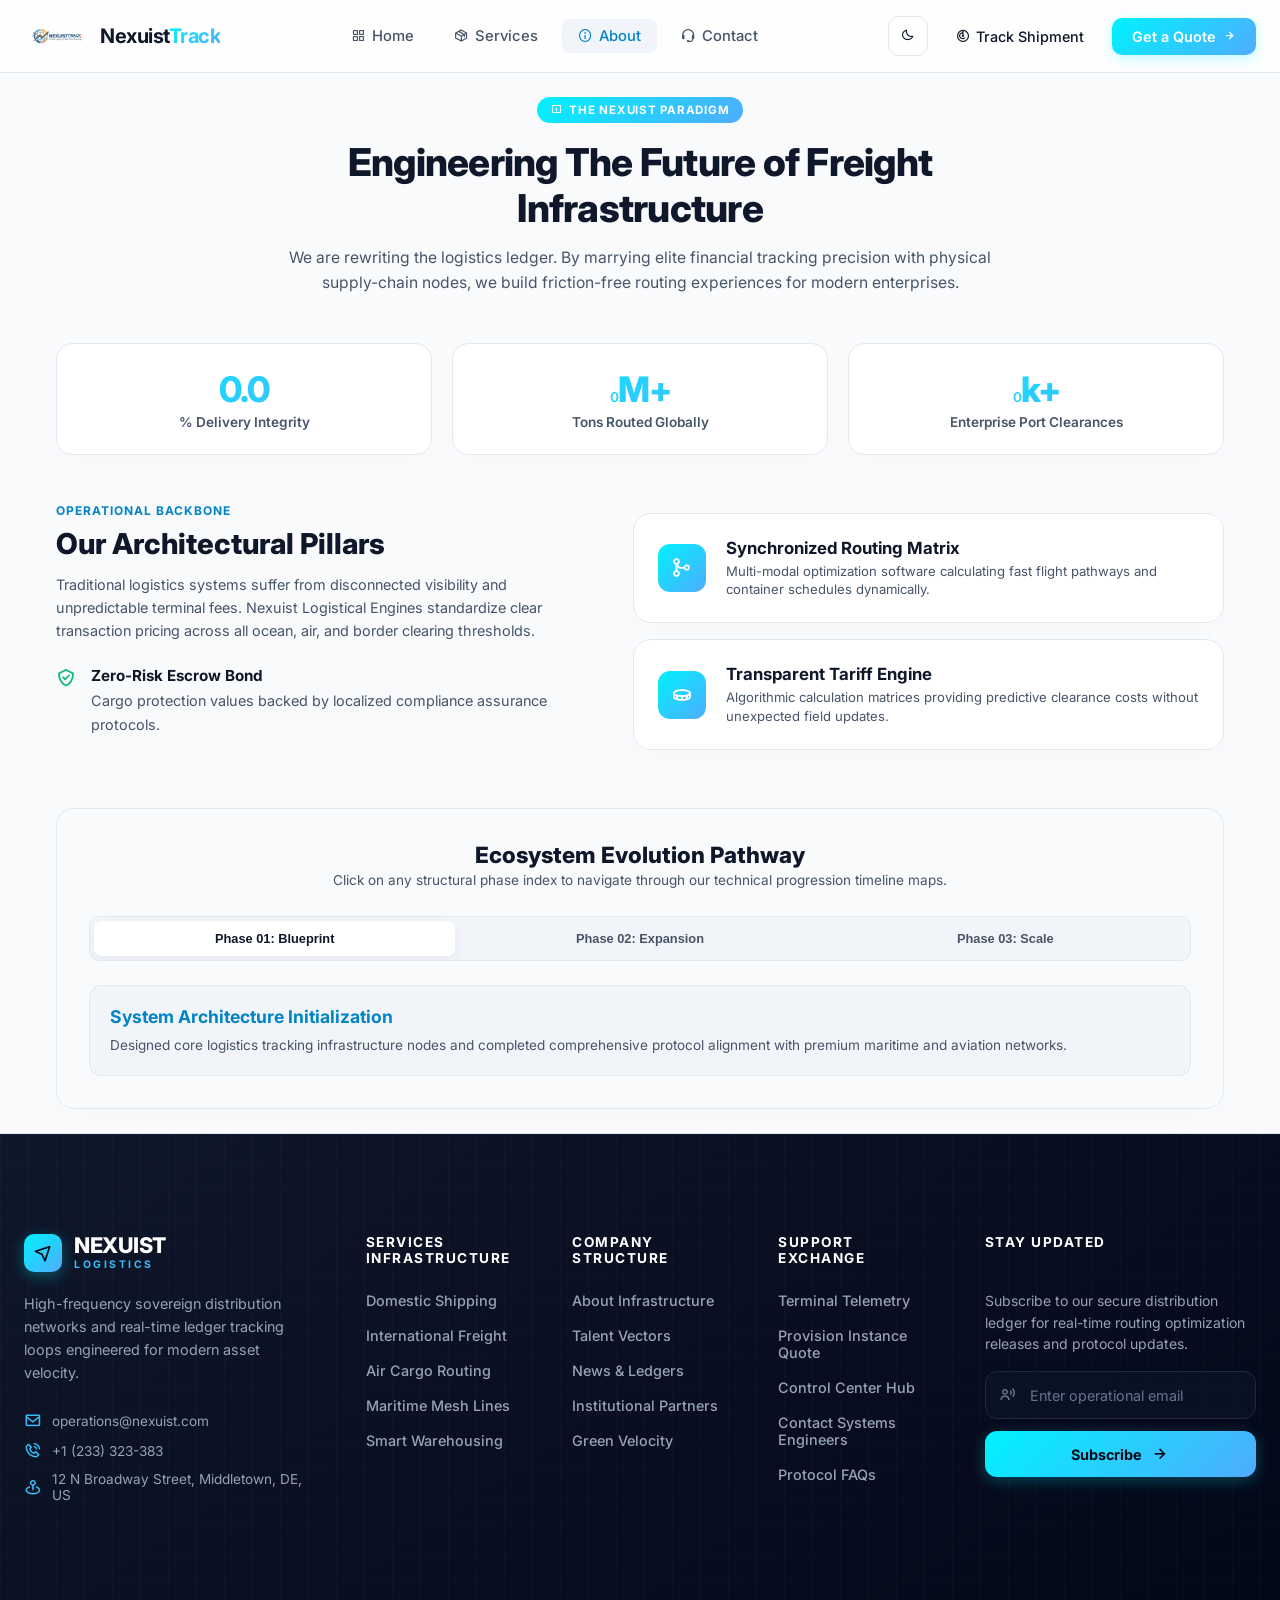
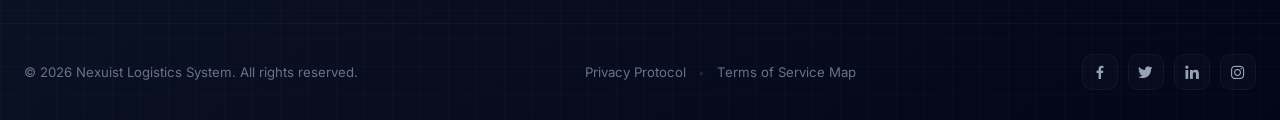
<file: about.html>
<script>
const savedLanguage =
localStorage.getItem("selectedLanguage");

if(savedLanguage){

    document.cookie =
    "googtrans=/en/" + savedLanguage +
    "; path=/";

}
</script>

<!DOCTYPE html>
<html lang="en">

<head>
    <meta charset="UTF-8">
    <meta name="viewport" content="width=device-width, initial-scale=1.0">
    <title>NexuistTrack — Logistics Management Platform</title>
    <link rel="preconnect" href="https://fonts.googleapis.com">
    <link rel="preconnect" href="https://fonts.gstatic.com" crossorigin>
    <link href="https://fonts.googleapis.com/css2?family=Inter:wght@400;500;600;700&display=swap" rel="stylesheet">
    <link href="https://unpkg.com/boxicons@2.1.4/css/boxicons.min.css" rel="stylesheet">
    <link rel="stylesheet" href="assets/css/about.css">
</head>

<body>

    <div id="nxPreloader" class="nx-preloader">
        <div class="nx-preloader-content">
            <div class="nx-loader-radar">
                <div class="nx-radar-pulse"></div>
                <i class='bx bx-radar nx-radar-icon'></i>
            </div>
            <h1 class="nx-preloader-text">
                Nexuist<span class="gradient-text">Track</span>
            </h1>
            <div class="nx-progress-bar-wrapper">
                <div class="nx-progress-bar-fill"></div>
            </div>
        </div>
    </div>

    <header class="nx-header">
        <nav class="nx-navbar">
            <a href="index.html" class="nx-logo-container">
                <img src="assets/images/NexuistTracking Logo.png" alt="NexuistTrack Logo" class="nx-logo">
                <span class="nx-logo-text">Nexuist<span class="gradient-text">Track</span></span>
            </a>

            <ul class="nx-nav-menu" id="navMenu">
                <li class="nx-nav-item">
                    <a href="index.html" class="nx-nav-link">
                        <i class='bx bx-grid-alt'></i>
                        <span>Home</span>
                    </a>
                </li>
                <li class="nx-nav-item">
                    <a href="services.html" class="nx-nav-link">
                        <i class='bx bx-package'></i>
                        <span>Services</span>
                    </a>
                </li>
                <li class="nx-nav-item">
                    <a href="about.html" class="nx-nav-link">
                        <i class='bx bx-info-circle'></i>
                        <span>About</span>
                    </a>
                </li>
                <li class="nx-nav-item">
                    <a href="contact.html" class="nx-nav-link">
                        <i class='bx bx-support'></i>
                        <span>Contact</span>
                    </a>
                </li>
            </ul>

            <div class="nx-nav-actions">
                <button id="themeToggle" class="nx-theme-btn" aria-label="Toggle Interface Theme">
                    <i class='bx bx-moon theme-icon'></i>
                </button>
                <a href="track.html" class="nx-btn-secondary">
                    <i class='bx bx-radar'></i>
                    <span>Track Shipment</span>
                </a>
                <a href="quote.html" class="nx-btn-primary">
                    <span>Get a Quote</span>
                    <i class='bx bx-right-arrow-alt'></i>
                </a>

                <button class="nx-hamburger" id="menuToggle" aria-label="Open Mobile Menu">
                    <i class='bx bx-menu-alt-right'></i>
                </button>
            </div>
        </nav>
    </header>


    
<!-- Main section starts here -->

<!-- NEXUIST LOGISTICS ABOUT US VIEWPORT CONTAINER -->
<div class="nl-about-viewport">

    <!-- ABOUT HERO BANNER BLOCK -->
    <div class="nl-about-hero animate-fade-in">
        <span class="about-badge"><i class="bx bx-info-square"></i> The Nexuist Paradigm</span>
        <h1>Engineering The Future of Freight Infrastructure</h1>
        <p>We are rewriting the logistics ledger. By marrying elite financial tracking precision with physical supply-chain nodes, we build friction-free routing experiences for modern enterprises.</p>
    </div>

    <!-- METRICS TICKER BOARD -->
    <div class="nl-metrics-ticker">
        <div class="metric-node glass-panel animate-slide-up">
            <h2 class="counter-ticker" data-target="99.8">0.0</h2>
            <span>% Delivery Integrity</span>
        </div>
        <div class="metric-node glass-panel animate-slide-up" style="animation-delay: 0.1s;">
            <h2><span class="counter-ticker" data-target="150">0</span>M+</h2>
            <span>Tons Routed Globally</span>
        </div>
        <div class="metric-node glass-panel animate-slide-up" style="animation-delay: 0.2s;">
            <h2><span class="counter-ticker" data-target="45">0</span>k+</h2>
            <span>Enterprise Port Clearances</span>
        </div>
    </div>

    <!-- CORE STRATEGIC PILLARS SHIELD GRID -->
    <div class="nl-pillars-layout">
        <div class="pillar-content-text animate-slide-up">
            <span class="section-micro-title">Operational Backbone</span>
            <h2>Our Architectural Pillars</h2>
            <p>Traditional logistics systems suffer from disconnected visibility and unpredictable terminal fees. Nexuist Logistical Engines standardize clear transaction pricing across all ocean, air, and border clearing thresholds.</p>
            
            <div class="pillar-mini-feature">
                <div class="mini-icon"><i class="bx bx-check-shield"></i></div>
                <div>
                    <h4>Zero-Risk Escrow Bond</h4>
                    <p>Cargo protection values backed by localized compliance assurance protocols.</p>
                </div>
            </div>
        </div>

        <div class="pillar-cards-stack">
            <!-- PILLAR 1 -->
            <div class="pillar-glass-card glass-panel animate-slide-up" style="animation-delay: 0.1s;">
                <div class="pillar-icon-shell"><i class="bx bx-git-merge"></i></div>
                <div class="pillar-details">
                    <h3>Synchronized Routing Matrix</h3>
                    <p>Multi-modal optimization software calculating fast flight pathways and container schedules dynamically.</p>
                </div>
            </div>
            <!-- PILLAR 2 -->
            <div class="pillar-glass-card glass-panel animate-slide-up" style="animation-delay: 0.2s;">
                <div class="pillar-icon-shell"><i class="bx bx-coin"></i></div>
                <div class="pillar-details">
                    <h3>Transparent Tariff Engine</h3>
                    <p>Algorithmic calculation matrices providing predictive clearance costs without unexpected field updates.</p>
                </div>
            </div>
        </div>
    </div>

    <!-- DYNAMIC TIMELINE / MILESTONES COMPONENT -->
    <div class="nl-timeline-panel glass-panel animate-slide-up" style="animation-delay: 0.3s;">
        <div class="timeline-header">
            <h2>Ecosystem Evolution Pathway</h2>
            <p>Click on any structural phase index to navigate through our technical progression timeline maps.</p>
        </div>

        <!-- TIMELINE CONTROLS -->
        <div class="timeline-navigation-track" id="timelineNav">
            <button class="time-node-btn active" data-phase="phase1">Phase 01: Blueprint</button>
            <button class="time-node-btn" data-phase="phase2">Phase 02: Expansion</button>
            <button class="time-node-btn" data-phase="phase3">Phase 03: Scale</button>
        </div>

        <!-- TIMELINE CONTENTS -->
        <div class="timeline-content-display" id="timelineContent">
            <div class="phase-pane active" id="phase1">
                <h3>System Architecture Initialization</h3>
                <p>Designed core logistics tracking infrastructure nodes and completed comprehensive protocol alignment with premium maritime and aviation networks.</p>
            </div>
            <div class="phase-pane" id="phase2">
                <h3>Sub-Saharan Corridor Deployment</h3>
                <p>Inaugurated dedicated operations and clearing desks across major shipping complexes and logistics lanes in Nigeria, optimizing cross-border pipeline speeds.</p>
            </div>
            <div class="phase-pane" id="phase3">
                <h3>Autonomous AI Matrix Sync</h3>
                <p>Integrated unified predictive route-valuation calculators to optimize complex supply architectures automatically.</p>
            </div>
        </div>
    </div>

</div>

<!-- Main section ends here -->






<!-- Footer section starts here -->

<footer class="nx-vip-footer">
    <div class="nx-footer-grid-mesh"></div>

    <div class="nx-footer-container">
        
        <div class="nx-footer-brand-col">
            <a href="index.html" class="nx-footer-logo-wrap">
                <div class="nx-footer-logo-icon">
                    <i class='bx bx-navigation'></i>
                </div>
                <span class="nx-footer-logo-text">NEXUIST<span class="logo-sub">LOGISTICS</span></span>
            </a>
            <p class="nx-footer-brand-desc">
                High-frequency sovereign distribution networks and real-time ledger tracking loops engineered for modern asset velocity.
            </p>
            <div class="nx-footer-contact-matrix">
                <a href="mailto:operations@nexuist.com" class="nx-contact-link-node">
                    <i class='bx bx-envelope'></i>
                    <span>operations@nexuist.com</span>
                </a>
                <a href="tel:+1233323383" class="nx-contact-link-node">
                    <i class='bx bx-phone-call'></i>
                    <span>+1 (233) 323-383</span>
                </a>
                <div class="nx-contact-link-node text-node">
                    <i class='bx bx-map-pin'></i>
                    <span>12 N Broadway Street, Middletown, DE, US</span>
                </div>
            </div>
        </div>

        <div class="nx-footer-links-col">
            <h4 class="nx-footer-title-label">Services Infrastructure</h4>
            <ul class="nx-footer-links-list">
                <li><a href="domestic.html" class="nx-anchor-vector">Domestic Shipping</a></li>
                <li><a href="international.html" class="nx-anchor-vector">International Freight</a></li>
                <li><a href="air-cargo.html" class="nx-anchor-vector">Air Cargo Routing</a></li>
                <li><a href="ocean-freight.html" class="nx-anchor-vector">Maritime Mesh Lines</a></li>
                <li><a href="fulfillment.html" class="nx-anchor-vector">Smart Warehousing</a></li>
            </ul>
        </div>

        <div class="nx-footer-links-col">
            <h4 class="nx-footer-title-label">Company Structure</h4>
            <ul class="nx-footer-links-list">
                <li><a href="about.html" class="nx-anchor-vector">About Infrastructure</a></li>
                <li><a href="careers.html" class="nx-anchor-vector">Talent Vectors</a></li>
                <li><a href="news.html" class="nx-anchor-vector">News &amp; Ledgers</a></li>
                <li><a href="partners.html" class="nx-anchor-vector">Institutional Partners</a></li>
                <li><a href="sustainability.html" class="nx-anchor-vector">Green Velocity</a></li>
            </ul>
        </div>

        <div class="nx-footer-links-col">
            <h4 class="nx-footer-title-label">Support Exchange</h4>
            <ul class="nx-footer-links-list">
                <li><a href="track.html" class="nx-anchor-vector">Terminal Telemetry</a></li>
                <li><a href="quote.html" class="nx-anchor-vector">Provision Instance Quote</a></li>
                <li><a href="help.html" class="nx-anchor-vector">Control Center Hub</a></li>
                <li><a href="contact.html" class="nx-anchor-vector">Contact Systems Engineers</a></li>
                <li><a href="faqs.html" class="nx-anchor-vector">Protocol FAQs</a></li>
            </ul>
        </div>

        <div class="nx-footer-subscribe-col">
            <h4 class="nx-footer-title-label">Stay Updated</h4>
            <p class="nx-subscribe-caption">Subscribe to our secure distribution ledger for real-time routing optimization releases and protocol updates.</p>
            <form class="nx-subscribe-console" onsubmit="event.preventDefault();">
                <div class="nx-input-envelope">
                    <i class='bx bx-user-voice nx-input-micro-icon'></i>
                    <input type="email" placeholder="Enter operational email" required class="nx-form-field-input">
                </div>
                <button type="submit" class="nx-subscribe-action-btn">
                    <span>Subscribe</span>
                    <i class='bx bx-right-arrow-alt'></i>
                </button>
            </form>
        </div>

    </div>

    <div class="nx-footer-bottom-bar">
        <div class="nx-bottom-wrapper">
            <p class="nx-copyright-text">&copy; 2026 Nexuist Logistics System. All rights reserved.</p>
            
            <div class="nx-legal-anchors-row">
                <a href="privacy.html" class="nx-legal-anchor-node">Privacy Protocol</a>
                <span class="nx-legal-bullet">&bull;</span>
                <a href="terms.html" class="nx-legal-anchor-node">Terms of Service Map</a>
            </div>

            <div class="nx-social-tokens-row">
                <a href="#" aria-label="Facebook Link" class="nx-social-bubble-anchor"><i class='bx bxl-facebook'></i></a>
                <a href="#" aria-label="Twitter Link" class="nx-social-bubble-anchor"><i class='bx bxl-twitter'></i></a>
                <a href="#" aria-label="LinkedIn Link" class="nx-social-bubble-anchor"><i class='bx bxl-linkedin'></i></a>
                <a href="#" aria-label="Instagram Link" class="nx-social-bubble-anchor"><i class='bx bxl-instagram'></i></a>
            </div>
        </div>
    </div>
</footer>

<!-- Footer section starts here -->









<div id="google_translate_element" style="display:none"></div>

<script>
function googleTranslateElementInit() {
    new google.translate.TranslateElement(
        {
            pageLanguage: 'en',
            autoDisplay: false
        },
        'google_translate_element'
    );
}
</script>

<script src="//translate.google.com/translate_a/element.js?cb=googleTranslateElementInit"></script>

    <script src="assets/js/about.js"></script>

</body>

</html>
</file>
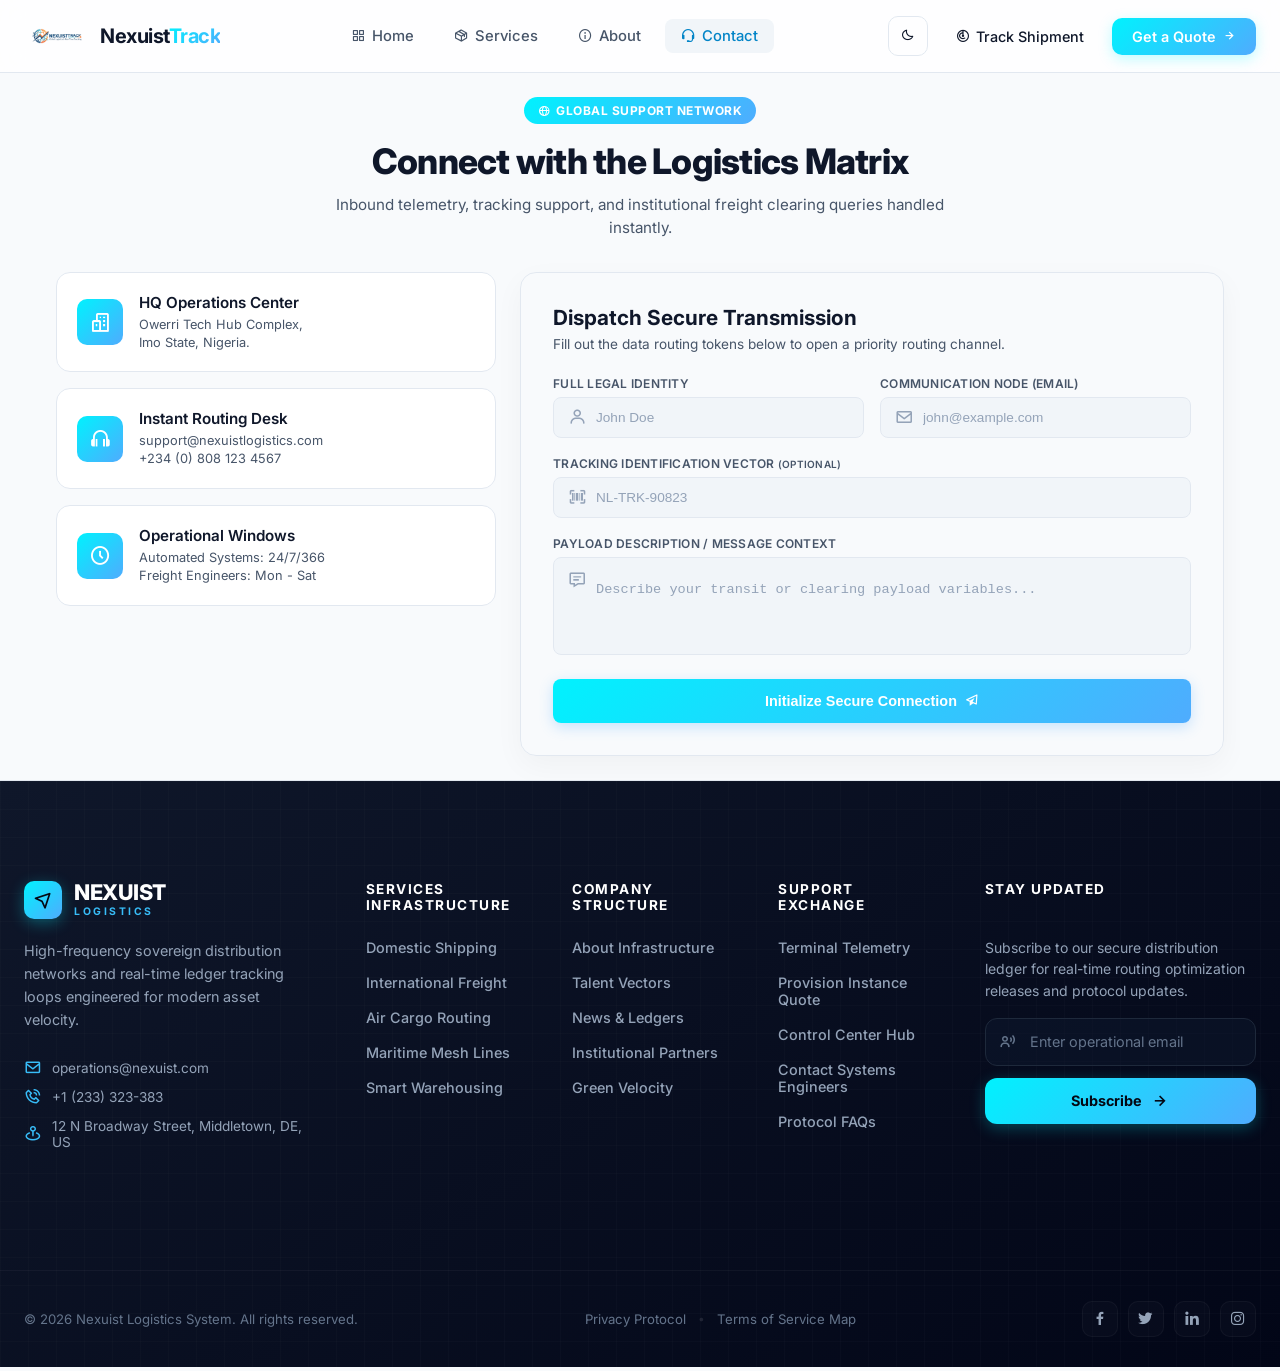
<file: contact.html>
<script>
const savedLanguage =
localStorage.getItem("selectedLanguage");

if(savedLanguage){

    document.cookie =
    "googtrans=/en/" + savedLanguage +
    "; path=/";

}
</script>

<!DOCTYPE html>
<html lang="en">

<head>
    <meta charset="UTF-8">
    <meta name="viewport" content="width=device-width, initial-scale=1.0">
    <title>NexuistTrack — Logistics Management Platform</title>
    <link rel="preconnect" href="https://fonts.googleapis.com">
    <link rel="preconnect" href="https://fonts.gstatic.com" crossorigin>
    <link href="https://fonts.googleapis.com/css2?family=Inter:wght@400;500;600;700&display=swap" rel="stylesheet">
    <link href="https://unpkg.com/boxicons@2.1.4/css/boxicons.min.css" rel="stylesheet">
    <link rel="stylesheet" href="assets/css/contact.css">
</head>

<body>

    <div id="nxPreloader" class="nx-preloader">
        <div class="nx-preloader-content">
            <div class="nx-loader-radar">
                <div class="nx-radar-pulse"></div>
                <i class='bx bx-radar nx-radar-icon'></i>
            </div>
            <h1 class="nx-preloader-text">
                Nexuist<span class="gradient-text">Track</span>
            </h1>
            <div class="nx-progress-bar-wrapper">
                <div class="nx-progress-bar-fill"></div>
            </div>
        </div>
    </div>

    <header class="nx-header">
        <nav class="nx-navbar">
            <a href="index.html" class="nx-logo-container">
                <img src="assets/images/NexuistTracking Logo.png" alt="NexuistTrack Logo" class="nx-logo">
                <span class="nx-logo-text">Nexuist<span class="gradient-text">Track</span></span>
            </a>

            <ul class="nx-nav-menu" id="navMenu">
                <li class="nx-nav-item">
                    <a href="index.html" class="nx-nav-link">
                        <i class='bx bx-grid-alt'></i>
                        <span>Home</span>
                    </a>
                </li>
                <li class="nx-nav-item">
                    <a href="services.html" class="nx-nav-link">
                        <i class='bx bx-package'></i>
                        <span>Services</span>
                    </a>
                </li>
                <li class="nx-nav-item">
                    <a href="about.html" class="nx-nav-link">
                        <i class='bx bx-info-circle'></i>
                        <span>About</span>
                    </a>
                </li>
                <li class="nx-nav-item">
                    <a href="contact.html" class="nx-nav-link">
                        <i class='bx bx-support'></i>
                        <span>Contact</span>
                    </a>
                </li>
            </ul>

            <div class="nx-nav-actions">
                <button id="themeToggle" class="nx-theme-btn" aria-label="Toggle Interface Theme">
                    <i class='bx bx-moon theme-icon'></i>
                </button>
                <a href="track.html" class="nx-btn-secondary">
                    <i class='bx bx-radar'></i>
                    <span>Track Shipment</span>
                </a>
                <a href="quote.html" class="nx-btn-primary">
                    <span>Get a Quote</span>
                    <i class='bx bx-right-arrow-alt'></i>
                </a>

                <button class="nx-hamburger" id="menuToggle" aria-label="Open Mobile Menu">
                    <i class='bx bx-menu-alt-right'></i>
                </button>
            </div>
        </nav>
    </header>

    <!-- Main Section starts here -->

<div class="nl-contact-viewport">
    
    <div class="nl-contact-hero animate-fade-in">
        <span class="hero-badge"><i class="bx bx-globe"></i> Global Support Network</span>
        <h1>Connect with the Logistics Matrix</h1>
        <p>Inbound telemetry, tracking support, and institutional freight clearing queries handled instantly.</p>
    </div>

    <div class="nl-contact-split-grid">
        
        <div class="nl-info-stack">
            
            <div class="nl-glass-info-card animate-slide-up">
                <div class="info-card-icon"><i class="bx bx-buildings"></i></div>
                <div class="info-card-details">
                    <h3>HQ Operations Center</h3>
                    <p>Owerri Tech Hub Complex,</p>
                    <p>Imo State, Nigeria.</p>
                </div>
            </div>

            <div class="nl-glass-info-card animate-slide-up" style="animation-delay: 0.1s;">
                <div class="info-card-icon"><i class="bx bx-headphone"></i></div>
                <div class="info-card-details">
                    <h3>Instant Routing Desk</h3>
                    <p>support@nexuistlogistics.com</p>
                    <p>+234 (0) 808 123 4567</p>
                </div>
            </div>

            <div class="nl-glass-info-card animate-slide-up" style="animation-delay: 0.2s;">
                <div class="info-card-icon"><i class="bx bx-time-five"></i></div>
                <div class="info-card-details">
                    <h3>Operational Windows</h3>
                    <p>Automated Systems: 24/7/366</p>
                    <p>Freight Engineers: Mon - Sat</p>
                </div>
            </div>

        </div>

        <div class="nl-form-wrapper-card glass-panel animate-slide-up" style="animation-delay: 0.15s;">
            <div class="form-header-meta">
                <h2>Dispatch Secure Transmission</h2>
                <p>Fill out the data routing tokens below to open a priority routing channel.</p>
            </div>

            <form id="nexuistContactForm" class="nl-secure-form" autocomplete="off" novalidate>
                <div class="form-row-dual">
                    <div class="form-group-node">
                        <label for="nlName">Full Legal Identity</label>
                        <div class="input-shell">
                            <i class="bx bx-user"></i>
                            <input type="text" id="nlName" required placeholder="John Doe">
                        </div>
                    </div>
                    <div class="form-group-node">
                        <label for="nlEmail">Communication Node (Email)</label>
                        <div class="input-shell">
                            <i class="bx bx-envelope"></i>
                            <input type="email" id="nlEmail" required placeholder="john@example.com">
                        </div>
                    </div>
                </div>

                <div class="form-group-node">
                    <label for="nlTrackingId">Tracking Identification Vector <small>(Optional)</small></label>
                    <div class="input-shell">
                        <i class="bx bx-barcode-reader"></i>
                        <input type="text" id="nlTrackingId" placeholder="NL-TRK-90823">
                    </div>
                </div>

                <div class="form-group-node">
                    <label for="nlMessage">Payload Description / Message Context</label>
                    <div class="input-shell align-start">
                        <i class="bx bx-message-detail"></i>
                        <textarea id="nlMessage" required rows="4" placeholder="Describe your transit or clearing payload variables..."></textarea>
                    </div>
                </div>

                <button type="submit" class="nl-submit-action-btn" id="nlSubmitBtn">
                    <span>Initialize Secure Connection</span>
                    <i class="bx bx-paper-plane"></i>
                </button>
            </form>
        </div>

    </div>
</div>

<div class="nl-success-shroud" id="successModal">
    <div class="nl-success-modal-viewport">
        <div class="success-radial-glow"></div>
        <div class="success-checkmark-shell">
            <i class="bx bx-check-circle animate-scale-pop"></i>
        </div>
        <h2>Transmission Confirmed</h2>
        <p>Your secure diagnostic packet has been logged into our routing matrix. A terminal operator will synchronize shortly.</p>
        <button class="nl-modal-dismiss-btn" onclick="closeSuccessVerificationModal()">Acknowledge & Close</button>
    </div>
</div>

    <!-- Main Section ends here -->


<!-- Footer section starts here -->

<footer class="nx-vip-footer">
    <div class="nx-footer-grid-mesh"></div>

    <div class="nx-footer-container">
        
        <div class="nx-footer-brand-col">
            <a href="index.html" class="nx-footer-logo-wrap">
                <div class="nx-footer-logo-icon">
                    <i class='bx bx-navigation'></i>
                </div>
                <span class="nx-footer-logo-text">NEXUIST<span class="logo-sub">LOGISTICS</span></span>
            </a>
            <p class="nx-footer-brand-desc">
                High-frequency sovereign distribution networks and real-time ledger tracking loops engineered for modern asset velocity.
            </p>
            <div class="nx-footer-contact-matrix">
                <a href="mailto:operations@nexuist.com" class="nx-contact-link-node">
                    <i class='bx bx-envelope'></i>
                    <span>operations@nexuist.com</span>
                </a>
                <a href="tel:+1233323383" class="nx-contact-link-node">
                    <i class='bx bx-phone-call'></i>
                    <span>+1 (233) 323-383</span>
                </a>
                <div class="nx-contact-link-node text-node">
                    <i class='bx bx-map-pin'></i>
                    <span>12 N Broadway Street, Middletown, DE, US</span>
                </div>
            </div>
        </div>

        <div class="nx-footer-links-col">
            <h4 class="nx-footer-title-label">Services Infrastructure</h4>
            <ul class="nx-footer-links-list">
                <li><a href="domestic.html" class="nx-anchor-vector">Domestic Shipping</a></li>
                <li><a href="international.html" class="nx-anchor-vector">International Freight</a></li>
                <li><a href="air-cargo.html" class="nx-anchor-vector">Air Cargo Routing</a></li>
                <li><a href="ocean-freight.html" class="nx-anchor-vector">Maritime Mesh Lines</a></li>
                <li><a href="fulfillment.html" class="nx-anchor-vector">Smart Warehousing</a></li>
            </ul>
        </div>

        <div class="nx-footer-links-col">
            <h4 class="nx-footer-title-label">Company Structure</h4>
            <ul class="nx-footer-links-list">
                <li><a href="about.html" class="nx-anchor-vector">About Infrastructure</a></li>
                <li><a href="careers.html" class="nx-anchor-vector">Talent Vectors</a></li>
                <li><a href="news.html" class="nx-anchor-vector">News &amp; Ledgers</a></li>
                <li><a href="partners.html" class="nx-anchor-vector">Institutional Partners</a></li>
                <li><a href="sustainability.html" class="nx-anchor-vector">Green Velocity</a></li>
            </ul>
        </div>

        <div class="nx-footer-links-col">
            <h4 class="nx-footer-title-label">Support Exchange</h4>
            <ul class="nx-footer-links-list">
                <li><a href="track.html" class="nx-anchor-vector">Terminal Telemetry</a></li>
                <li><a href="quote.html" class="nx-anchor-vector">Provision Instance Quote</a></li>
                <li><a href="help.html" class="nx-anchor-vector">Control Center Hub</a></li>
                <li><a href="contact.html" class="nx-anchor-vector">Contact Systems Engineers</a></li>
                <li><a href="faqs.html" class="nx-anchor-vector">Protocol FAQs</a></li>
            </ul>
        </div>

        <div class="nx-footer-subscribe-col">
            <h4 class="nx-footer-title-label">Stay Updated</h4>
            <p class="nx-subscribe-caption">Subscribe to our secure distribution ledger for real-time routing optimization releases and protocol updates.</p>
            <form class="nx-subscribe-console" onsubmit="event.preventDefault();">
                <div class="nx-input-envelope">
                    <i class='bx bx-user-voice nx-input-micro-icon'></i>
                    <input type="email" placeholder="Enter operational email" required class="nx-form-field-input">
                </div>
                <button type="submit" class="nx-subscribe-action-btn">
                    <span>Subscribe</span>
                    <i class='bx bx-right-arrow-alt'></i>
                </button>
            </form>
        </div>

    </div>

    <div class="nx-footer-bottom-bar">
        <div class="nx-bottom-wrapper">
            <p class="nx-copyright-text">&copy; 2026 Nexuist Logistics System. All rights reserved.</p>
            
            <div class="nx-legal-anchors-row">
                <a href="privacy.html" class="nx-legal-anchor-node">Privacy Protocol</a>
                <span class="nx-legal-bullet">&bull;</span>
                <a href="terms.html" class="nx-legal-anchor-node">Terms of Service Map</a>
            </div>

            <div class="nx-social-tokens-row">
                <a href="#" aria-label="Facebook Link" class="nx-social-bubble-anchor"><i class='bx bxl-facebook'></i></a>
                <a href="#" aria-label="Twitter Link" class="nx-social-bubble-anchor"><i class='bx bxl-twitter'></i></a>
                <a href="#" aria-label="LinkedIn Link" class="nx-social-bubble-anchor"><i class='bx bxl-linkedin'></i></a>
                <a href="#" aria-label="Instagram Link" class="nx-social-bubble-anchor"><i class='bx bxl-instagram'></i></a>
            </div>
        </div>
    </div>
</footer>

<!-- Footer section ends here -->















<div id="google_translate_element" style="display:none"></div>

<script>
function googleTranslateElementInit() {
    new google.translate.TranslateElement(
        {
            pageLanguage: 'en',
            autoDisplay: false
        },
        'google_translate_element'
    );
}
</script>

<script src="//translate.google.com/translate_a/element.js?cb=googleTranslateElementInit"></script>

    <script src="assets/js/contact.js"></script>

</body>

</html>
</file>
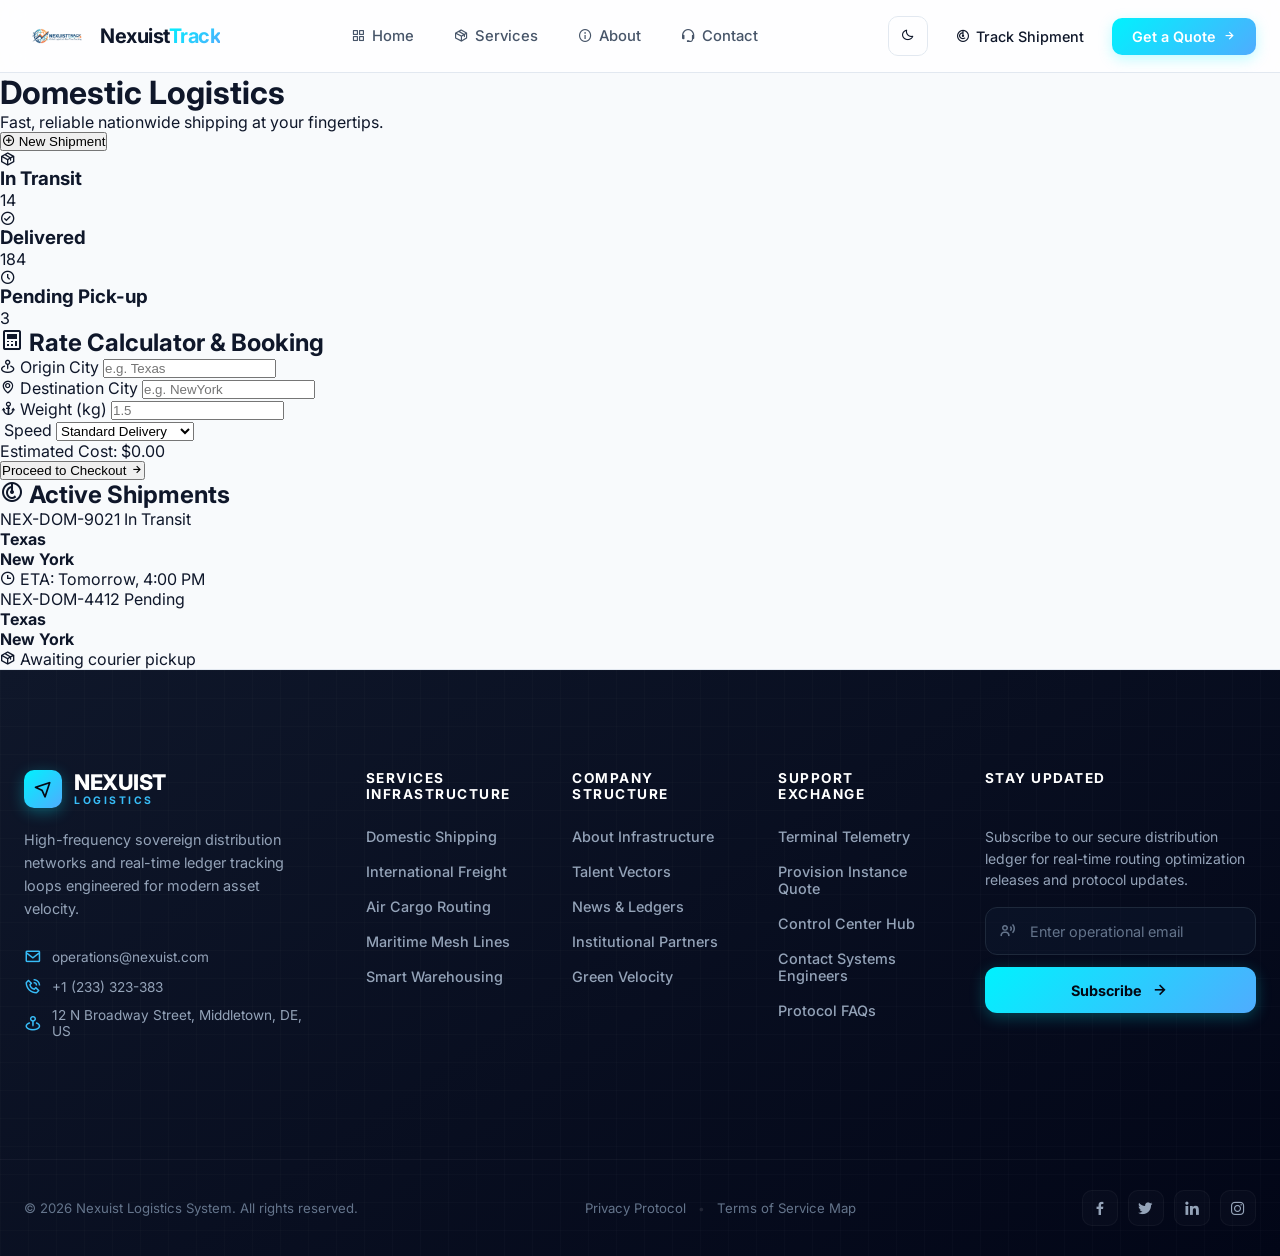
<file: domestic.html>
<script>
    const savedLanguage =
        localStorage.getItem("selectedLanguage");

    if (savedLanguage) {

        document.cookie =
            "googtrans=/en/" + savedLanguage +
            "; path=/";

    }
</script>

<!DOCTYPE html>
<html lang="en">

<head>
    <meta charset="UTF-8">
    <meta name="viewport" content="width=device-width, initial-scale=1.0">
    <title>NexuistTrack — Logistics Management Platform</title>
    <link rel="preconnect" href="https://fonts.googleapis.com">
    <link rel="preconnect" href="https://fonts.gstatic.com" crossorigin>
    <link href="https://fonts.googleapis.com/css2?family=Inter:wght@400;500;600;700&display=swap" rel="stylesheet">
    <link href="https://unpkg.com/boxicons@2.1.4/css/boxicons.min.css" rel="stylesheet">
    <link rel="stylesheet" href="assets/css/domestic.css">
</head>

<body>

    <div id="nxPreloader" class="nx-preloader">
        <div class="nx-preloader-content">
            <div class="nx-loader-radar">
                <div class="nx-radar-pulse"></div>
                <i class='bx bx-radar nx-radar-icon'></i>
            </div>
            <h1 class="nx-preloader-text">
                Nexuist<span class="gradient-text">Track</span>
            </h1>
            <div class="nx-progress-bar-wrapper">
                <div class="nx-progress-bar-fill"></div>
            </div>
        </div>
    </div>

    <header class="nx-header">
        <nav class="nx-navbar">
            <a href="index.html" class="nx-logo-container">
                <img src="assets/images/NexuistTracking Logo.png" alt="NexuistTrack Logo" class="nx-logo">
                <span class="nx-logo-text">Nexuist<span class="gradient-text">Track</span></span>
            </a>

            <ul class="nx-nav-menu" id="navMenu">
                <li class="nx-nav-item">
                    <a href="index.html" class="nx-nav-link">
                        <i class='bx bx-grid-alt'></i>
                        <span>Home</span>
                    </a>
                </li>
                <li class="nx-nav-item">
                    <a href="services.html" class="nx-nav-link">
                        <i class='bx bx-package'></i>
                        <span>Services</span>
                    </a>
                </li>
                <li class="nx-nav-item">
                    <a href="about.html" class="nx-nav-link">
                        <i class='bx bx-info-circle'></i>
                        <span>About</span>
                    </a>
                </li>
                <li class="nx-nav-item">
                    <a href="contact.html" class="nx-nav-link">
                        <i class='bx bx-support'></i>
                        <span>Contact</span>
                    </a>
                </li>
            </ul>

            <div class="nx-nav-actions">
                <button id="themeToggle" class="nx-theme-btn" aria-label="Toggle Interface Theme">
                    <i class='bx bx-moon theme-icon'></i>
                </button>
                <a href="track.html" class="nx-btn-secondary">
                    <i class='bx bx-radar'></i>
                    <span>Track Shipment</span>
                </a>
                <a href="quote.html" class="nx-btn-primary">
                    <span>Get a Quote</span>
                    <i class='bx bx-right-arrow-alt'></i>
                </a>

                <button class="nx-hamburger" id="menuToggle" aria-label="Open Mobile Menu">
                    <i class='bx bx-menu-alt-right'></i>
                </button>
            </div>
        </nav>
    </header>

    <!-- Main section starts here -->

    <main class="domestic-shipping-container">
        <header class="page-header">
            <div class="header-title">
                <h1>Domestic Logistics</h1>
                <p>Fast, reliable nationwide shipping at your fingertips.</p>
            </div>
            <div class="header-action">
                <button class="btn btn-primary" id="newShipmentBtn">
                    <i class="bx bx-plus-circle"></i> New Shipment
                </button>
            </div>
        </header>

        <section class="stats-grid">
            <div class="stat-card animate-fade-in">
                <div class="stat-icon transit">
                    <i class="bx bx-package"></i>
                </div>
                <div class="stat-info">
                    <h3>In Transit</h3>
                    <p class="stat-number">14</p>
                </div>
            </div>
            <div class="stat-card animate-fade-in" style="animation-delay: 0.1s;">
                <div class="stat-icon delivered">
                    <i class="bx bx-check-circle"></i>
                </div>
                <div class="stat-info">
                    <h3>Delivered</h3>
                    <p class="stat-number">184</p>
                </div>
            </div>
            <div class="stat-card animate-fade-in" style="animation-delay: 0.2s;">
                <div class="stat-icon pending">
                    <i class="bx bx-time-five"></i>
                </div>
                <div class="stat-info">
                    <h3>Pending Pick-up</h3>
                    <p class="stat-number">3</p>
                </div>
            </div>
        </section>

        <div class="dashboard-layout">

            <section class="layout-column form-column">
                <div class="fintech-card">
                    <div class="card-header">
                        <h2><i class="bx bx-calculator"></i> Rate Calculator & Booking</h2>
                    </div>
                    <form id="domesticRateForm" class="shipping-form">
                        <div class="form-group">
                            <label for="origin"><i class="bx bx-map-pin"></i> Origin City</label>
                            <input type="text" id="origin" placeholder="e.g. Texas" required>
                        </div>

                        <div class="form-group">
                            <label for="destination"><i class="bx bx-map"></i> Destination City</label>
                            <input type="text" id="destination" placeholder="e.g. NewYork" required>
                        </div>

                        <div class="form-row">
                            <div class="form-group">
                                <label for="weight"><i class="bx bx-anchor"></i> Weight (kg)</label>
                                <input type="number" id="weight" min="0.1" step="0.1" placeholder="1.5" required>
                            </div>
                            <div class="form-group">
                                <label for="serviceType"><i class="bx bx-bolt"></i> Speed</label>
                                <select id="serviceType">
                                    <option value="standard">Standard Delivery</option>
                                    <option value="express">Express (Next Day)</option>
                                </select>
                            </div>
                        </div>

                        <div class="cost-estimator" id="costEstimator">
                            <span class="estimate-label">Estimated Cost:</span>
                            <span class="estimate-amount" id="estimatedPrice">$0.00</span>
                        </div>

                        <button type="submit" class="btn btn-accent btn-block">
                            Proceed to Checkout <i class="bx bx-right-arrow-alt"></i>
                        </button>
                    </form>
                </div>
            </section>

            <section class="layout-column tracking-column">
                <div class="fintech-card">
                    <div class="card-header">
                        <h2><i class="bx bx-radar"></i> Active Shipments</h2>
                    </div>

                    <div class="shipment-list">
                        <div class="shipment-item">
                            <div class="shipment-meta">
                                <span class="tracking-id">NEX-DOM-9021</span>
                                <span class="status-badge tag-transit">In Transit</span>
                            </div>
                            <div class="route-timeline">
                                <div class="route-point"><strong>Texas</strong></div>
                                <div class="route-line-progress">
                                    <div class="fill" style="width: 65%;"></div>
                                </div>
                                <div class="route-point"><strong>New York</strong></div>
                            </div>
                            <p class="eta-text"><i class="bx bx-time"></i> ETA: Tomorrow, 4:00 PM</p>
                        </div>

                        <div class="shipment-item">
                            <div class="shipment-meta">
                                <span class="tracking-id">NEX-DOM-4412</span>
                                <span class="status-badge tag-pending">Pending</span>
                            </div>
                            <div class="route-timeline">
                                <div class="route-point"><strong>Texas</strong></div>
                                <div class="route-line-progress">
                                    <div class="fill" style="width: 0%;"></div>
                                </div>
                                <div class="route-point"><strong>New York</strong></div>
                            </div>
                            <p class="eta-text"><i class="bx bx-package"></i> Awaiting courier pickup</p>
                        </div>
                    </div>
                </div>
            </section>

        </div>
    </main>

    <!-- Main section ends here -->

    <!-- Footer section starts here -->

    <footer class="nx-vip-footer">
        <div class="nx-footer-grid-mesh"></div>

        <div class="nx-footer-container">

            <div class="nx-footer-brand-col">
                <a href="index.html" class="nx-footer-logo-wrap">
                    <div class="nx-footer-logo-icon">
                        <i class='bx bx-navigation'></i>
                    </div>
                    <span class="nx-footer-logo-text">NEXUIST<span class="logo-sub">LOGISTICS</span></span>
                </a>
                <p class="nx-footer-brand-desc">
                    High-frequency sovereign distribution networks and real-time ledger tracking loops engineered for
                    modern asset velocity.
                </p>
                <div class="nx-footer-contact-matrix">
                    <a href="mailto:operations@nexuist.com" class="nx-contact-link-node">
                        <i class='bx bx-envelope'></i>
                        <span>operations@nexuist.com</span>
                    </a>
                    <a href="tel:+1233323383" class="nx-contact-link-node">
                        <i class='bx bx-phone-call'></i>
                        <span>+1 (233) 323-383</span>
                    </a>
                    <div class="nx-contact-link-node text-node">
                        <i class='bx bx-map-pin'></i>
                        <span>12 N Broadway Street, Middletown, DE, US</span>
                    </div>
                </div>
            </div>

            <div class="nx-footer-links-col">
                <h4 class="nx-footer-title-label">Services Infrastructure</h4>
                <ul class="nx-footer-links-list">
                    <li><a href="domestic.html" class="nx-anchor-vector">Domestic Shipping</a></li>
                    <li><a href="international.html" class="nx-anchor-vector">International Freight</a></li>
                    <li><a href="air-cargo.html" class="nx-anchor-vector">Air Cargo Routing</a></li>
                    <li><a href="ocean-freight.html" class="nx-anchor-vector">Maritime Mesh Lines</a></li>
                    <li><a href="fulfillment.html" class="nx-anchor-vector">Smart Warehousing</a></li>
                </ul>
            </div>

            <div class="nx-footer-links-col">
                <h4 class="nx-footer-title-label">Company Structure</h4>
                <ul class="nx-footer-links-list">
                    <li><a href="about.html" class="nx-anchor-vector">About Infrastructure</a></li>
                    <li><a href="careers.html" class="nx-anchor-vector">Talent Vectors</a></li>
                    <li><a href="news.html" class="nx-anchor-vector">News &amp; Ledgers</a></li>
                    <li><a href="partners.html" class="nx-anchor-vector">Institutional Partners</a></li>
                    <li><a href="sustainability.html" class="nx-anchor-vector">Green Velocity</a></li>
                </ul>
            </div>

            <div class="nx-footer-links-col">
                <h4 class="nx-footer-title-label">Support Exchange</h4>
                <ul class="nx-footer-links-list">
                    <li><a href="track.html" class="nx-anchor-vector">Terminal Telemetry</a></li>
                    <li><a href="quote.html" class="nx-anchor-vector">Provision Instance Quote</a></li>
                    <li><a href="help.html" class="nx-anchor-vector">Control Center Hub</a></li>
                    <li><a href="contact.html" class="nx-anchor-vector">Contact Systems Engineers</a></li>
                    <li><a href="faqs.html" class="nx-anchor-vector">Protocol FAQs</a></li>
                </ul>
            </div>

            <div class="nx-footer-subscribe-col">
                <h4 class="nx-footer-title-label">Stay Updated</h4>
                <p class="nx-subscribe-caption">Subscribe to our secure distribution ledger for real-time routing
                    optimization releases and protocol updates.</p>
                <form class="nx-subscribe-console" onsubmit="event.preventDefault();">
                    <div class="nx-input-envelope">
                        <i class='bx bx-user-voice nx-input-micro-icon'></i>
                        <input type="email" placeholder="Enter operational email" required class="nx-form-field-input">
                    </div>
                    <button type="submit" class="nx-subscribe-action-btn">
                        <span>Subscribe</span>
                        <i class='bx bx-right-arrow-alt'></i>
                    </button>
                </form>
            </div>

        </div>

        <div class="nx-footer-bottom-bar">
            <div class="nx-bottom-wrapper">
                <p class="nx-copyright-text">&copy; 2026 Nexuist Logistics System. All rights reserved.</p>

                <div class="nx-legal-anchors-row">
                    <a href="privacy.html" class="nx-legal-anchor-node">Privacy Protocol</a>
                    <span class="nx-legal-bullet">&bull;</span>
                    <a href="terms.html" class="nx-legal-anchor-node">Terms of Service Map</a>
                </div>

                <div class="nx-social-tokens-row">
                    <a href="#" aria-label="Facebook Link" class="nx-social-bubble-anchor"><i
                            class='bx bxl-facebook'></i></a>
                    <a href="#" aria-label="Twitter Link" class="nx-social-bubble-anchor"><i
                            class='bx bxl-twitter'></i></a>
                    <a href="#" aria-label="LinkedIn Link" class="nx-social-bubble-anchor"><i
                            class='bx bxl-linkedin'></i></a>
                    <a href="#" aria-label="Instagram Link" class="nx-social-bubble-anchor"><i
                            class='bx bxl-instagram'></i></a>
                </div>
            </div>
        </div>
    </footer>

    <!-- Footer section starts here -->















    <div id="google_translate_element" style="display:none"></div>

    <script>
        function googleTranslateElementInit() {
            new google.translate.TranslateElement(
                {
                    pageLanguage: 'en',
                    autoDisplay: false
                },
                'google_translate_element'
            );
        }
    </script>

    <script src="//translate.google.com/translate_a/element.js?cb=googleTranslateElementInit"></script>

    <script src="assets/js/domestic.js"></script>

</body>

</html>
</file>
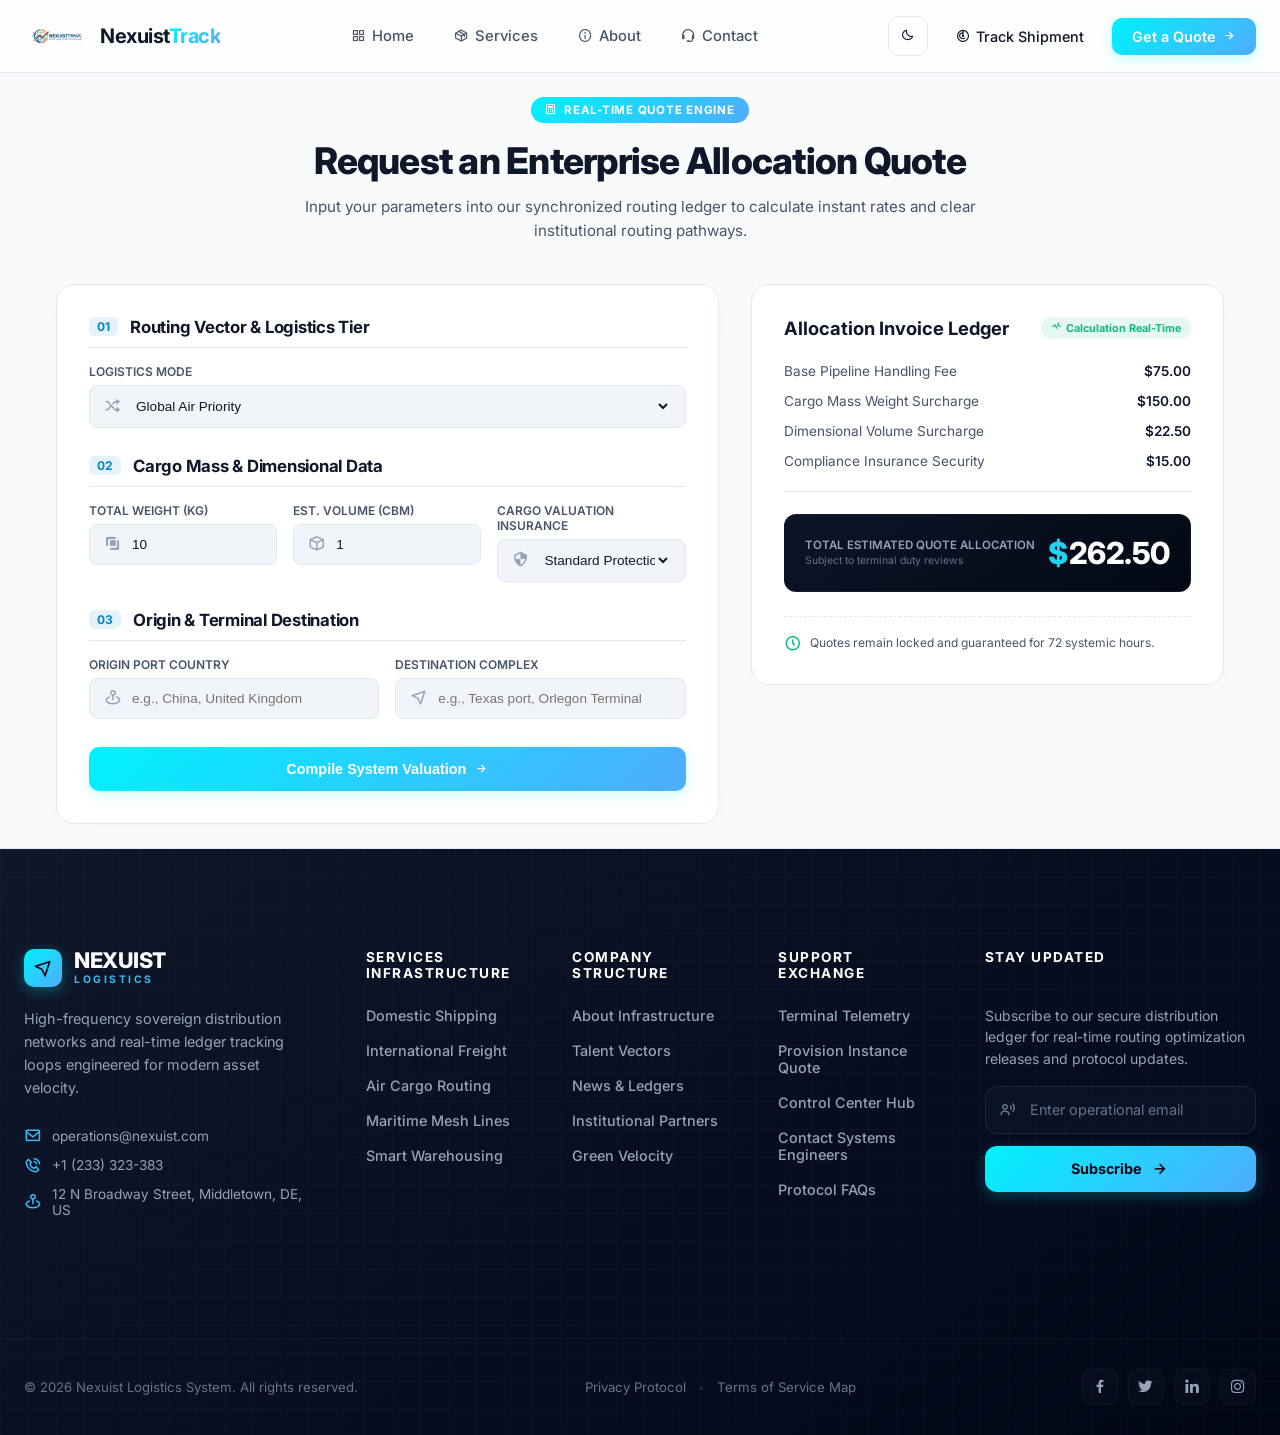
<file: quote.html>
<script>
const savedLanguage =
localStorage.getItem("selectedLanguage");

if(savedLanguage){

    document.cookie =
    "googtrans=/en/" + savedLanguage +
    "; path=/";

}
</script>

<!DOCTYPE html>
<html lang="en">

<head>
    <meta charset="UTF-8">
    <meta name="viewport" content="width=device-width, initial-scale=1.0">
    <title>NexuistTrack — Logistics Management Platform</title>
    <link rel="preconnect" href="https://fonts.googleapis.com">
    <link rel="preconnect" href="https://fonts.gstatic.com" crossorigin>
    <link href="https://fonts.googleapis.com/css2?family=Inter:wght@400;500;600;700&display=swap" rel="stylesheet">
    <link href="https://unpkg.com/boxicons@2.1.4/css/boxicons.min.css" rel="stylesheet">
    <link rel="stylesheet" href="assets/css/quote.css">
</head>

<body>

    <div id="nxPreloader" class="nx-preloader">
        <div class="nx-preloader-content">
            <div class="nx-loader-radar">
                <div class="nx-radar-pulse"></div>
                <i class='bx bx-radar nx-radar-icon'></i>
            </div>
            <h1 class="nx-preloader-text">
                Nexuist<span class="gradient-text">Track</span>
            </h1>
            <div class="nx-progress-bar-wrapper">
                <div class="nx-progress-bar-fill"></div>
            </div>
        </div>
    </div>

    <header class="nx-header">
        <nav class="nx-navbar">
            <a href="index.html" class="nx-logo-container">
                <img src="assets/images/NexuistTracking Logo.png" alt="NexuistTrack Logo" class="nx-logo">
                <span class="nx-logo-text">Nexuist<span class="gradient-text">Track</span></span>
            </a>

            <ul class="nx-nav-menu" id="navMenu">
                <li class="nx-nav-item">
                    <a href="index.html" class="nx-nav-link">
                        <i class='bx bx-grid-alt'></i>
                        <span>Home</span>
                    </a>
                </li>
                <li class="nx-nav-item">
                    <a href="services.html" class="nx-nav-link">
                        <i class='bx bx-package'></i>
                        <span>Services</span>
                    </a>
                </li>
                <li class="nx-nav-item">
                    <a href="about.html" class="nx-nav-link">
                        <i class='bx bx-info-circle'></i>
                        <span>About</span>
                    </a>
                </li>
                <li class="nx-nav-item">
                    <a href="contact.html" class="nx-nav-link">
                        <i class='bx bx-support'></i>
                        <span>Contact</span>
                    </a>
                </li>
            </ul>

            <div class="nx-nav-actions">
                <button id="themeToggle" class="nx-theme-btn" aria-label="Toggle Interface Theme">
                    <i class='bx bx-moon theme-icon'></i>
                </button>
                <a href="track.html" class="nx-btn-secondary">
                    <i class='bx bx-radar'></i>
                    <span>Track Shipment</span>
                </a>
                <a href="quote.html" class="nx-btn-primary">
                    <span>Get a Quote</span>
                    <i class='bx bx-right-arrow-alt'></i>
                </a>

                <button class="nx-hamburger" id="menuToggle" aria-label="Open Mobile Menu">
                    <i class='bx bx-menu-alt-right'></i>
                </button>
            </div>
        </nav>
    </header>
    
    <!-- Main Section starts here -->

    <!-- NEXUIST LOGISTICS QUOTE GENERATION ENGINE -->
<div class="nl-quote-viewport">

    <!-- QUOTE ENGINE HERO HEADER -->
    <div class="nl-quote-hero animate-fade-in">
        <span class="quote-badge"><i class="bx bx-calculator"></i> Real-Time Quote Engine</span>
        <h1>Request an Enterprise Allocation Quote</h1>
        <p>Input your parameters into our synchronized routing ledger to calculate instant rates and clear institutional routing pathways.</p>
    </div>

    <!-- MAIN MULTI-STEP QUOTE PLATFORM GRID -->
    <div class="nl-quote-grid">
        
        <!-- FORM ARCHITECTURE PANEL (LEFT) -->
        <form id="quoteEngineForm" class="nl-quote-form glass-panel animate-slide-up" onsubmit="event.preventDefault();">
            
            <!-- SECTION 1: ROUTING VECHICLE PARAMETERS -->
            <div class="form-section-block">
                <div class="section-indicator">
                    <span class="step-num">01</span>
                    <h3>Routing Vector & Logistics Tier</h3>
                </div>
                
                <div class="form-input-row">
                    <div class="calc-input-group">
                        <label for="quoteLogisticsVector">Logistics Mode</label>
                        <div class="calc-field-shell">
                            <i class="bx bx-shuffle field-icon"></i>
                            <select id="quoteLogisticsVector" required>
                                <option value="air" data-base="75" data-per-kg="15">Global Air Priority</option>
                                <option value="ocean" data-base="180" data-per-kg="4.5">Ocean Cargo Lines</option>
                                <option value="clearing" data-base="120" data-per-kg="8">Customs Brokerage Matrix</option>
                            </select>
                        </div>
                    </div>
                </div>
            </div>

            <!-- SECTION 2: PHYSICAL CARGO MATRICES -->
            <div class="form-section-block">
                <div class="section-indicator">
                    <span class="step-num">02</span>
                    <h3>Cargo Mass & Dimensional Data</h3>
                </div>
                
                <div class="form-input-grid-three">
                    <div class="calc-input-group">
                        <label for="quoteWeight">Total Weight (kg)</label>
                        <div class="calc-field-shell">
                            <i class="bx bx-unite"></i>
                            <input type="number" id="quoteWeight" value="10" min="1" required>
                        </div>
                    </div>

                    <div class="calc-input-group">
                        <label for="quoteVolume">Est. Volume (CBM)</label>
                        <div class="calc-field-shell">
                            <i class="bx bx-cube"></i>
                            <input type="number" id="quoteVolume" value="1" min="0.1" step="0.1" required>
                        </div>
                    </div>

                    <div class="calc-input-group">
                        <label for="quoteInsurance">Cargo Valuation Insurance</label>
                        <div class="calc-field-shell">
                            <i class="bx bx-shield-quarter"></i>
                            <select id="quoteInsurance">
                                <option value="standard" data-fee="15">Standard Protection</option>
                                <option value="premium" data-fee="75">Premium Tier Escrow Bond</option>
                            </select>
                        </div>
                    </div>
                </div>
            </div>

            <!-- SECTION 3: TRANSACTION TERMINAL LOCATIONS -->
            <div class="form-section-block">
                <div class="section-indicator">
                    <span class="step-num">03</span>
                    <h3>Origin & Terminal Destination</h3>
                </div>
                
                <div class="form-input-grid-two">
                    <div class="calc-input-group">
                        <label for="quoteOrigin">Origin Port Country</label>
                        <div class="calc-field-shell">
                            <i class="bx bx-map-pin"></i>
                            <input type="text" id="quoteOrigin" placeholder="e.g., China, United Kingdom" required>
                        </div>
                    </div>

                    <div class="calc-input-group">
                        <label for="quoteDestination">Destination Complex</label>
                        <div class="calc-field-shell">
                            <i class="bx bx-navigation"></i>
                            <input type="text" id="quoteDestination" placeholder="e.g., Texas port, Orlegon Terminal" required>
                        </div>
                    </div>
                </div>
            </div>

            <button type="submit" class="quote-submit-btn">
                <span>Compile System Valuation</span>
                <i class="bx bx-right-arrow-alt"></i>
            </button>
        </form>

        <!-- DYNAMIC SUMMARY LEDGER BLOCK (RIGHT) -->
        <div class="nl-quote-summary-panel glass-panel animate-slide-up" style="animation-delay: 0.15s;">
            <div class="summary-header">
                <h3>Allocation Invoice Ledger</h3>
                <span class="live-tag-status"><i class="bx bx-pulse"></i> Calculation Real-Time</span>
            </div>

            <!-- LEDGER BILL ITEMS -->
            <div class="ledger-breakdown">
                <div class="ledger-row">
                    <span class="ledger-label">Base Pipeline Handling Fee</span>
                    <span class="ledger-value" id="ledgerBase">$0.00</span>
                </div>
                <div class="ledger-row">
                    <span class="ledger-label">Cargo Mass Weight Surcharge</span>
                    <span class="ledger-value" id="ledgerWeight">$0.00</span>
                </div>
                <div class="ledger-row">
                    <span class="ledger-label">Dimensional Volume Surcharge</span>
                    <span class="ledger-value" id="ledgerVolume">$0.00</span>
                </div>
                <div class="ledger-row">
                    <span class="ledger-label">Compliance Insurance Security</span>
                    <span class="ledger-value" id="ledgerInsurance">$0.00</span>
                </div>

                <div class="ledger-divider"></div>

                <!-- GRAND TOTAL DISPLAY WINDOW -->
                <div class="ledger-grand-total">
                    <div class="total-meta">
                        <span class="total-label">Total Estimated Quote Allocation</span>
                        <p class="total-subtext">Subject to terminal duty reviews</p>
                    </div>
                    <div class="total-numeric-wrap">
                        <span class="total-currency">$</span><span id="ledgerGrandTotal">0.00</span>
                    </div>
                </div>
            </div>

            <!-- VALUE TRUST PROPOSITION SECTION -->
            <div class="summary-trust-footer">
                <div class="trust-node">
                    <i class="bx bx-time-five status-delivered-icon"></i>
                    <p>Quotes remain locked and guaranteed for 72 systemic hours.</p>
                </div>
            </div>
        </div>

    </div>

</div>

<!-- Main section ends here -->

<!-- Footer section starts here -->

<footer class="nx-vip-footer">
    <div class="nx-footer-grid-mesh"></div>

    <div class="nx-footer-container">
        
        <div class="nx-footer-brand-col">
            <a href="index.html" class="nx-footer-logo-wrap">
                <div class="nx-footer-logo-icon">
                    <i class='bx bx-navigation'></i>
                </div>
                <span class="nx-footer-logo-text">NEXUIST<span class="logo-sub">LOGISTICS</span></span>
            </a>
            <p class="nx-footer-brand-desc">
                High-frequency sovereign distribution networks and real-time ledger tracking loops engineered for modern asset velocity.
            </p>
            <div class="nx-footer-contact-matrix">
                <a href="mailto:operations@nexuist.com" class="nx-contact-link-node">
                    <i class='bx bx-envelope'></i>
                    <span>operations@nexuist.com</span>
                </a>
                <a href="tel:+1233323383" class="nx-contact-link-node">
                    <i class='bx bx-phone-call'></i>
                    <span>+1 (233) 323-383</span>
                </a>
                <div class="nx-contact-link-node text-node">
                    <i class='bx bx-map-pin'></i>
                    <span>12 N Broadway Street, Middletown, DE, US</span>
                </div>
            </div>
        </div>

        <div class="nx-footer-links-col">
            <h4 class="nx-footer-title-label">Services Infrastructure</h4>
            <ul class="nx-footer-links-list">
                <li><a href="domestic.html" class="nx-anchor-vector">Domestic Shipping</a></li>
                <li><a href="international.html" class="nx-anchor-vector">International Freight</a></li>
                <li><a href="air-cargo.html" class="nx-anchor-vector">Air Cargo Routing</a></li>
                <li><a href="ocean-freight.html" class="nx-anchor-vector">Maritime Mesh Lines</a></li>
                <li><a href="fulfillment.html" class="nx-anchor-vector">Smart Warehousing</a></li>
            </ul>
        </div>

        <div class="nx-footer-links-col">
            <h4 class="nx-footer-title-label">Company Structure</h4>
            <ul class="nx-footer-links-list">
                <li><a href="about.html" class="nx-anchor-vector">About Infrastructure</a></li>
                <li><a href="careers.html" class="nx-anchor-vector">Talent Vectors</a></li>
                <li><a href="news.html" class="nx-anchor-vector">News &amp; Ledgers</a></li>
                <li><a href="partners.html" class="nx-anchor-vector">Institutional Partners</a></li>
                <li><a href="sustainability.html" class="nx-anchor-vector">Green Velocity</a></li>
            </ul>
        </div>

        <div class="nx-footer-links-col">
            <h4 class="nx-footer-title-label">Support Exchange</h4>
            <ul class="nx-footer-links-list">
                <li><a href="track.html" class="nx-anchor-vector">Terminal Telemetry</a></li>
                <li><a href="quote.html" class="nx-anchor-vector">Provision Instance Quote</a></li>
                <li><a href="help.html" class="nx-anchor-vector">Control Center Hub</a></li>
                <li><a href="contact.html" class="nx-anchor-vector">Contact Systems Engineers</a></li>
                <li><a href="faqs.html" class="nx-anchor-vector">Protocol FAQs</a></li>
            </ul>
        </div>

        <div class="nx-footer-subscribe-col">
            <h4 class="nx-footer-title-label">Stay Updated</h4>
            <p class="nx-subscribe-caption">Subscribe to our secure distribution ledger for real-time routing optimization releases and protocol updates.</p>
            <form class="nx-subscribe-console" onsubmit="event.preventDefault();">
                <div class="nx-input-envelope">
                    <i class='bx bx-user-voice nx-input-micro-icon'></i>
                    <input type="email" placeholder="Enter operational email" required class="nx-form-field-input">
                </div>
                <button type="submit" class="nx-subscribe-action-btn">
                    <span>Subscribe</span>
                    <i class='bx bx-right-arrow-alt'></i>
                </button>
            </form>
        </div>

    </div>

    <div class="nx-footer-bottom-bar">
        <div class="nx-bottom-wrapper">
            <p class="nx-copyright-text">&copy; 2026 Nexuist Logistics System. All rights reserved.</p>
            
            <div class="nx-legal-anchors-row">
                <a href="privacy.html" class="nx-legal-anchor-node">Privacy Protocol</a>
                <span class="nx-legal-bullet">&bull;</span>
                <a href="terms.html" class="nx-legal-anchor-node">Terms of Service Map</a>
            </div>

            <div class="nx-social-tokens-row">
                <a href="#" aria-label="Facebook Link" class="nx-social-bubble-anchor"><i class='bx bxl-facebook'></i></a>
                <a href="#" aria-label="Twitter Link" class="nx-social-bubble-anchor"><i class='bx bxl-twitter'></i></a>
                <a href="#" aria-label="LinkedIn Link" class="nx-social-bubble-anchor"><i class='bx bxl-linkedin'></i></a>
                <a href="#" aria-label="Instagram Link" class="nx-social-bubble-anchor"><i class='bx bxl-instagram'></i></a>
            </div>
        </div>
    </div>
</footer>

<!-- Footer section starts here -->















<div id="google_translate_element" style="display:none"></div>

<script>
function googleTranslateElementInit() {
    new google.translate.TranslateElement(
        {
            pageLanguage: 'en',
            autoDisplay: false
        },
        'google_translate_element'
    );
}
</script>

<script src="//translate.google.com/translate_a/element.js?cb=googleTranslateElementInit"></script>

    <script src="assets/js/quote.js"></script>

</body>

</html>
</file>
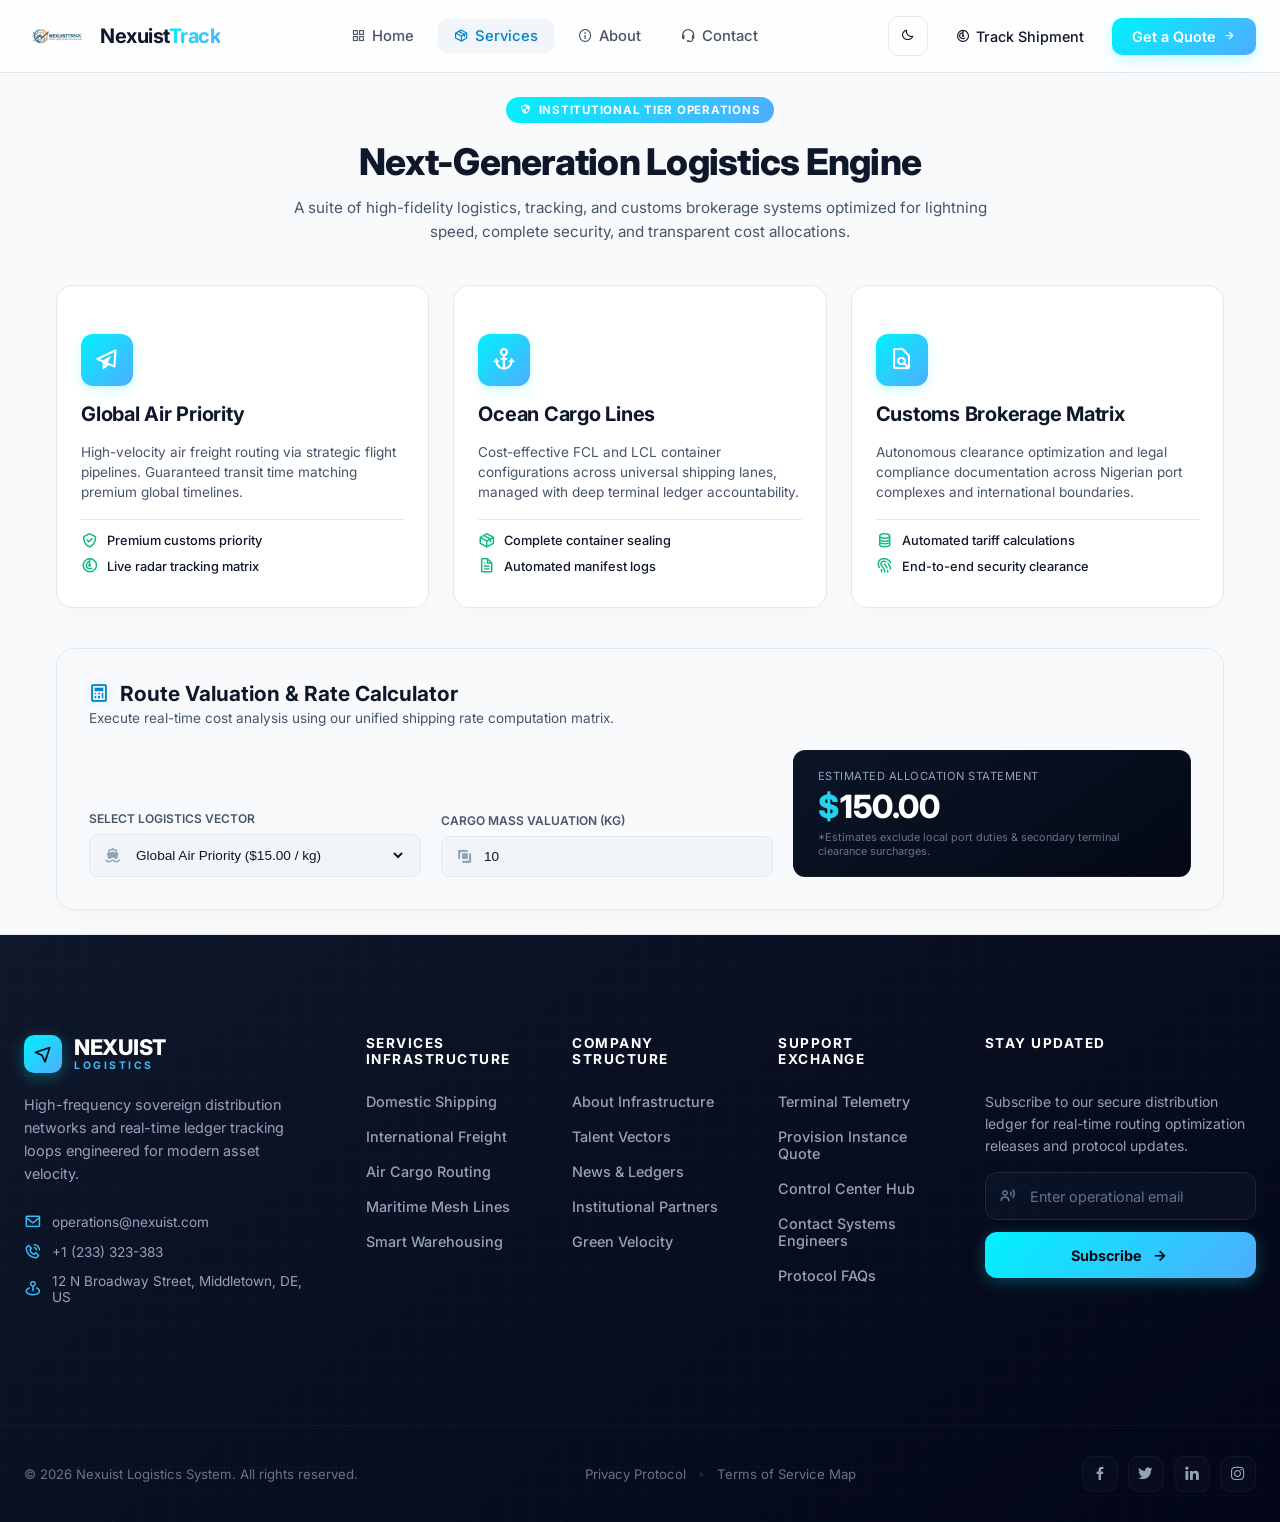
<file: services.html>
<script>
const savedLanguage =
localStorage.getItem("selectedLanguage");

if(savedLanguage){

    document.cookie =
    "googtrans=/en/" + savedLanguage +
    "; path=/";

}
</script>

<!DOCTYPE html>
<html lang="en">

<head>
    <meta charset="UTF-8">
    <meta name="viewport" content="width=device-width, initial-scale=1.0">
    <title>NexuistTrack — Logistics Management Platform</title>
    <link rel="preconnect" href="https://fonts.googleapis.com">
    <link rel="preconnect" href="https://fonts.gstatic.com" crossorigin>
    <link href="https://fonts.googleapis.com/css2?family=Inter:wght@400;500;600;700&display=swap" rel="stylesheet">
    <link href="https://unpkg.com/boxicons@2.1.4/css/boxicons.min.css" rel="stylesheet">
    <link rel="stylesheet" href="assets/css/services.css">
</head>

<body>

    <div id="nxPreloader" class="nx-preloader">
        <div class="nx-preloader-content">
            <div class="nx-loader-radar">
                <div class="nx-radar-pulse"></div>
                <i class='bx bx-radar nx-radar-icon'></i>
            </div>
            <h1 class="nx-preloader-text">
                Nexuist<span class="gradient-text">Track</span>
            </h1>
            <div class="nx-progress-bar-wrapper">
                <div class="nx-progress-bar-fill"></div>
            </div>
        </div>
    </div>

    <header class="nx-header">
        <nav class="nx-navbar">
            <a href="index.html" class="nx-logo-container">
                <img src="assets/images/NexuistTracking Logo.png" alt="NexuistTrack Logo" class="nx-logo">
                <span class="nx-logo-text">Nexuist<span class="gradient-text">Track</span></span>
            </a>

            <ul class="nx-nav-menu" id="navMenu">
                <li class="nx-nav-item">
                    <a href="index.html" class="nx-nav-link">
                        <i class='bx bx-grid-alt'></i>
                        <span>Home</span>
                    </a>
                </li>
                <li class="nx-nav-item">
                    <a href="services.html" class="nx-nav-link">
                        <i class='bx bx-package'></i>
                        <span>Services</span>
                    </a>
                </li>
                <li class="nx-nav-item">
                    <a href="about.html" class="nx-nav-link">
                        <i class='bx bx-info-circle'></i>
                        <span>About</span>
                    </a>
                </li>
                <li class="nx-nav-item">
                    <a href="contact.html" class="nx-nav-link">
                        <i class='bx bx-support'></i>
                        <span>Contact</span>
                    </a>
                </li>
            </ul>

            <div class="nx-nav-actions">
                <button id="themeToggle" class="nx-theme-btn" aria-label="Toggle Interface Theme">
                    <i class='bx bx-moon theme-icon'></i>
                </button>
                <a href="track.html" class="nx-btn-secondary">
                    <i class='bx bx-radar'></i>
                    <span>Track Shipment</span>
                </a>
                <a href="quote.html" class="nx-btn-primary">
                    <span>Get a Quote</span>
                    <i class='bx bx-right-arrow-alt'></i>
                </a>

                <button class="nx-hamburger" id="menuToggle" aria-label="Open Mobile Menu">
                    <i class='bx bx-menu-alt-right'></i>
                </button>
            </div>
        </nav>
    </header>


    <!-- Main Section starts here -->

<div class="nl-services-viewport">

    <div class="nl-services-hero animate-fade-in">
        <span class="services-badge"><i class="bx bx-shield-quarter"></i> Institutional Tier Operations</span>
        <h1>Next-Generation Logistics Engine</h1>
        <p>A suite of high-fidelity logistics, tracking, and customs brokerage systems optimized for lightning speed, complete security, and transparent cost allocations.</p>
    </div>

    <div class="nl-services-grid">
        
        <div class="nl-service-card glass-panel animate-slide-up" data-service="air">
            <div class="service-card-glow"></div>
            <div class="service-icon-wrap"><i class="bx bx-paper-plane"></i></div>
            <h2>Global Air Priority</h2>
            <p>High-velocity air freight routing via strategic flight pipelines. Guaranteed transit time matching premium global timelines.</p>
            <ul class="service-feature-list">
                <li><i class="bx bx-check-shield"></i> Premium customs priority</li>
                <li><i class="bx bx-radar"></i> Live radar tracking matrix</li>
            </ul>
        </div>

        <div class="nl-service-card glass-panel animate-slide-up" style="animation-delay: 0.1s;" data-service="ocean">
            <div class="service-card-glow"></div>
            <div class="service-icon-wrap"><i class="bx bx-anchor"></i></div>
            <h2>Ocean Cargo Lines</h2>
            <p>Cost-effective FCL and LCL container configurations across universal shipping lanes, managed with deep terminal ledger accountability.</p>
            <ul class="service-feature-list">
                <li><i class="bx bx-package"></i> Complete container sealing</li>
                <li><i class="bx bx-file"></i> Automated manifest logs</li>
            </ul>
        </div>

        <div class="nl-service-card glass-panel animate-slide-up" style="animation-delay: 0.2s;" data-service="clearing">
            <div class="service-card-glow"></div>
            <div class="service-icon-wrap"><i class="bx bx-file-find"></i></div>
            <h2>Customs Brokerage Matrix</h2>
            <p>Autonomous clearance optimization and legal compliance documentation across Nigerian port complexes and international boundaries.</p>
            <ul class="service-feature-list">
                <li><i class="bx bx-coin-stack"></i> Automated tariff calculations</li>
                <li><i class="bx bx-fingerprint"></i> End-to-end security clearance</li>
            </ul>
        </div>

    </div>

    <div class="nl-calculator-wrapper glass-panel animate-slide-up" style="animation-delay: 0.3s;">
        <div class="calc-header">
            <h2><i class="bx bx-calculator icon-accent-glow"></i> Route Valuation & Rate Calculator</h2>
            <p>Execute real-time cost analysis using our unified shipping rate computation matrix.</p>
        </div>
        
        <div class="calc-grid-form">
            <div class="calc-input-group">
                <label for="calcServiceType">Select Logistics Vector</label>
                <div class="calc-select-shell">
                    <i class="bx bxs-ship select-icon"></i>
                    <select id="calcServiceType">
                        <option value="air" data-rate="15">Global Air Priority ($15.00 / kg)</option>
                        <option value="ocean" data-rate="4.5">Ocean Cargo Lines ($4.50 / kg)</option>
                        <option value="clearing" data-rate="8">Customs Brokerage ($8.00 / kg)</option>
                    </select>
                </div>
            </div>

            <div class="calc-input-group">
                <label for="calcWeight">Cargo Mass Valuation (kg)</label>
                <div class="calc-input-shell">
                    <i class="bx bx-unite"></i>
                    <input type="number" id="calcWeight" value="10" min="1" placeholder="Enter package weight">
                </div>
            </div>

            <div class="calc-result-panel">
                <span class="result-label">Estimated Allocation Statement</span>
                <div class="result-value-display">
                    <span class="currency-symbol">$</span><span id="calcTotalValue">0.00</span>
                </div>
                <p class="calc-disclaimer">*Estimates exclude local port duties & secondary terminal clearance surcharges.</p>
            </div>
        </div>
    </div>

</div>

    <!-- Main Section ends here -->


<!-- Footer section starts here -->

<footer class="nx-vip-footer">
    <div class="nx-footer-grid-mesh"></div>

    <div class="nx-footer-container">
        
        <div class="nx-footer-brand-col">
            <a href="index.html" class="nx-footer-logo-wrap">
                <div class="nx-footer-logo-icon">
                    <i class='bx bx-navigation'></i>
                </div>
                <span class="nx-footer-logo-text">NEXUIST<span class="logo-sub">LOGISTICS</span></span>
            </a>
            <p class="nx-footer-brand-desc">
                High-frequency sovereign distribution networks and real-time ledger tracking loops engineered for modern asset velocity.
            </p>
            <div class="nx-footer-contact-matrix">
                <a href="mailto:operations@nexuist.com" class="nx-contact-link-node">
                    <i class='bx bx-envelope'></i>
                    <span>operations@nexuist.com</span>
                </a>
                <a href="tel:+1233323383" class="nx-contact-link-node">
                    <i class='bx bx-phone-call'></i>
                    <span>+1 (233) 323-383</span>
                </a>
                <div class="nx-contact-link-node text-node">
                    <i class='bx bx-map-pin'></i>
                    <span>12 N Broadway Street, Middletown, DE, US</span>
                </div>
            </div>
        </div>

        <div class="nx-footer-links-col">
            <h4 class="nx-footer-title-label">Services Infrastructure</h4>
            <ul class="nx-footer-links-list">
                <li><a href="domestic.html" class="nx-anchor-vector">Domestic Shipping</a></li>
                <li><a href="international.html" class="nx-anchor-vector">International Freight</a></li>
                <li><a href="air-cargo.html" class="nx-anchor-vector">Air Cargo Routing</a></li>
                <li><a href="ocean-freight.html" class="nx-anchor-vector">Maritime Mesh Lines</a></li>
                <li><a href="fulfillment.html" class="nx-anchor-vector">Smart Warehousing</a></li>
            </ul>
        </div>

        <div class="nx-footer-links-col">
            <h4 class="nx-footer-title-label">Company Structure</h4>
            <ul class="nx-footer-links-list">
                <li><a href="about.html" class="nx-anchor-vector">About Infrastructure</a></li>
                <li><a href="careers.html" class="nx-anchor-vector">Talent Vectors</a></li>
                <li><a href="news.html" class="nx-anchor-vector">News &amp; Ledgers</a></li>
                <li><a href="partners.html" class="nx-anchor-vector">Institutional Partners</a></li>
                <li><a href="sustainability.html" class="nx-anchor-vector">Green Velocity</a></li>
            </ul>
        </div>

        <div class="nx-footer-links-col">
            <h4 class="nx-footer-title-label">Support Exchange</h4>
            <ul class="nx-footer-links-list">
                <li><a href="track.html" class="nx-anchor-vector">Terminal Telemetry</a></li>
                <li><a href="quote.html" class="nx-anchor-vector">Provision Instance Quote</a></li>
                <li><a href="help.html" class="nx-anchor-vector">Control Center Hub</a></li>
                <li><a href="contact.html" class="nx-anchor-vector">Contact Systems Engineers</a></li>
                <li><a href="faqs.html" class="nx-anchor-vector">Protocol FAQs</a></li>
            </ul>
        </div>

        <div class="nx-footer-subscribe-col">
            <h4 class="nx-footer-title-label">Stay Updated</h4>
            <p class="nx-subscribe-caption">Subscribe to our secure distribution ledger for real-time routing optimization releases and protocol updates.</p>
            <form class="nx-subscribe-console" onsubmit="event.preventDefault();">
                <div class="nx-input-envelope">
                    <i class='bx bx-user-voice nx-input-micro-icon'></i>
                    <input type="email" placeholder="Enter operational email" required class="nx-form-field-input">
                </div>
                <button type="submit" class="nx-subscribe-action-btn">
                    <span>Subscribe</span>
                    <i class='bx bx-right-arrow-alt'></i>
                </button>
            </form>
        </div>

    </div>

    <div class="nx-footer-bottom-bar">
        <div class="nx-bottom-wrapper">
            <p class="nx-copyright-text">&copy; 2026 Nexuist Logistics System. All rights reserved.</p>
            
            <div class="nx-legal-anchors-row">
                <a href="privacy.html" class="nx-legal-anchor-node">Privacy Protocol</a>
                <span class="nx-legal-bullet">&bull;</span>
                <a href="terms.html" class="nx-legal-anchor-node">Terms of Service Map</a>
            </div>

            <div class="nx-social-tokens-row">
                <a href="#" aria-label="Facebook Link" class="nx-social-bubble-anchor"><i class='bx bxl-facebook'></i></a>
                <a href="#" aria-label="Twitter Link" class="nx-social-bubble-anchor"><i class='bx bxl-twitter'></i></a>
                <a href="#" aria-label="LinkedIn Link" class="nx-social-bubble-anchor"><i class='bx bxl-linkedin'></i></a>
                <a href="#" aria-label="Instagram Link" class="nx-social-bubble-anchor"><i class='bx bxl-instagram'></i></a>
            </div>
        </div>
    </div>
</footer>

<!-- Footer section starts here -->















<div id="google_translate_element" style="display:none"></div>

<script>
function googleTranslateElementInit() {
    new google.translate.TranslateElement(
        {
            pageLanguage: 'en',
            autoDisplay: false
        },
        'google_translate_element'
    );
}
</script>

<script src="//translate.google.com/translate_a/element.js?cb=googleTranslateElementInit"></script>

    <script src="assets/js/services.js"></script>

</body>

</html>
</file>
<file: assets/css/about.css>
:root {
  /* ==========================================
     GLOBAL TOKENS & BRAND GRADIENTS
     ========================================== */
  --brand-gradient-primary: linear-gradient(135deg, #00f2fe 0%, #4facfe 100%);
  --brand-gradient-dark: linear-gradient(145deg, #0b1528 0%, #040814 100%);
  --brand-gradient-accent: linear-gradient(90deg, #38ef7d 0%, #11998e 100%);

  /* ==========================================
     LIGHT MODE CONFIGURATION
     ========================================== */
  --light-bg-main: #f8fafc;
  --light-bg-card: #ffffff;
  --light-bg-hover: #f1f5f9;
  --light-text-main: #0f172a;
  --light-text-muted: #475569;
  --light-text-ghost: #94a3b8;
  --light-primary: #0284c7;
  --light-accent: #06b6d4;
  --light-border: #e2e8f0;

  /* ==========================================
     DARK MODE CONFIGURATION 
     ========================================== */
  --dark-bg-main: #070d19;
  --dark-bg-card: #0f1a30;
  --dark-bg-hover: #172645;
  --dark-text-main: #f8fafc;
  --dark-text-muted: #94a3b8;
  --dark-text-ghost: #64748b;
  --dark-primary: #38bdf8;
  --dark-accent: #22d3ee;
  --dark-border: #1e293b;

  /* ==========================================
     UNIVERSAL UTILITY STATUSES (Logistics)
     ========================================== */
  --status-transit: #f59e0b;
  --status-delivered: #10b981;
  --status-failed: #ef4444;
  --status-pending: #6366f1;
}

/* Base Body Styles */
body {
  background-color: var(--light-bg-main);
  color: var(--light-text-main);
  font-family: 'Inter', sans-serif;
  top: 0 !important;
}

body.dark-theme {
  background-color: var(--dark-bg-main);
  color: var(--dark-text-main);
}

* {
  margin: 0;
  padding: 0;
  box-sizing: border-box;
  transition: background-color 0.3s ease, border-color 0.3s ease, color 0.2s ease;
}

/* ==========================================
   FINTECH LOGISTICS PRELOADER COMPONENT
   ========================================== */
.nx-preloader {
  position: fixed;
  top: 0;
  left: 0;
  width: 100%;
  height: 100vh;
  background-color: var(--light-bg-main);
  display: flex;
  align-items: center;
  justify-content: center;
  z-index: 999999;
  opacity: 1;
  visibility: visible;
  transition: opacity 0.5s cubic-bezier(0.65, 0, 0.35, 1), visibility 0.5s cubic-bezier(0.65, 0, 0.35, 1);
}

body.dark-theme .nx-preloader {
  background-color: var(--dark-bg-main);
}

.nx-preloader-content {
  display: flex;
  flex-direction: column;
  align-items: center;
  gap: 20px;
}

.nx-loader-radar {
  position: relative;
  width: 80px;
  height: 80px;
  display: flex;
  align-items: center;
  justify-content: center;
}

.nx-radar-icon {
  font-size: 2.25rem;
  color: var(--light-primary);
  z-index: 2;
  animation: radarRotate 2.5s linear infinite;
}

body.dark-theme .nx-radar-icon {
  color: var(--dark-primary);
}

.nx-radar-pulse {
  position: absolute;
  width: 100%;
  height: 100%;
  border: 2px solid var(--light-accent);
  border-radius: 50%;
  opacity: 0;
  animation: radarPulse 1.8s cubic-bezier(0.24, 0, 0.38, 1) infinite;
}

body.dark-theme .nx-radar-pulse {
  border-color: var(--dark-accent);
}

.nx-preloader-text {
  font-size: 1.75rem;
  font-weight: 700;
  letter-spacing: -0.5px;
  color: var(--light-text-main);
  animation: textFadePulse 1.8s ease-in-out infinite;
}

body.dark-theme .nx-preloader-text {
  color: var(--dark-text-main);
}

.nx-progress-bar-wrapper {
  width: 160px;
  height: 4px;
  background-color: var(--light-border);
  border-radius: 10px;
  overflow: hidden;
  position: relative;
}

body.dark-theme .nx-progress-bar-wrapper {
  background-color: var(--dark-border);
}

.nx-progress-bar-fill {
  height: 100%;
  width: 40%;
  background: var(--brand-gradient-primary);
  border-radius: 10px;
  position: absolute;
  left: -40%;
  animation: trackingLineVelocity 1.5s cubic-bezier(0.65, 0, 0.35, 1) infinite;
}

@keyframes radarRotate {
  0% { transform: rotate(0deg); }
  100% { transform: rotate(360deg); }
}
@keyframes radarPulse {
  0% { transform: scale(0.4); opacity: 0.8; }
  100% { transform: scale(1.4); opacity: 0; }
}
@keyframes textFadePulse {
  0%, 100% { opacity: 0.8; transform: scale(0.98); }
  50% { opacity: 1; transform: scale(1); }
}
@keyframes trackingLineVelocity {
  0% { left: -40%; width: 30%; }
  50% { width: 60%; }
  100% { left: 100%; width: 30%; }
}

.nx-preloader.fade-out {
  opacity: 0;
  visibility: hidden;
  pointer-events: none;
}

.gradient-text {
  background: var(--brand-gradient-primary);
  -webkit-background-clip: text;
  -webkit-text-fill-color: transparent;
}

/* ==========================================
   HEADER & NAVBAR ARCHITECTURE
   ========================================== */
.nx-header {
  position: sticky;
  top: 0;
  left: 0;
  width: 100%;
  z-index: 1000;
  background-color: rgba(255, 255, 255, 0.8);
  backdrop-filter: blur(12px);
  -webkit-backdrop-filter: blur(12px);
  border-bottom: 1px solid var(--light-border);
}

body.dark-theme .nx-header {
  background-color: rgba(15, 26, 48, 0.8);
  border-bottom: 1px solid var(--dark-border);
}

.nx-navbar {
  max-width: 1280px;
  height: 72px;
  margin: 0 auto;
  padding: 0 24px;
  display: flex;
  align-items: center;
  justify-content: space-between;
}

.nx-logo-container {
  display: flex;
  align-items: center;
  gap: 10px;
  text-decoration: none;
}

.nx-logo {
  height: 36px;
  width: auto;
  object-fit: contain;
}

.nx-logo-text {
  font-size: 1.25rem;
  font-weight: 700;
  letter-spacing: -0.5px;
  color: var(--light-text-main);
}

body.dark-theme .nx-logo-text {
  color: var(--dark-text-main);
}

.nx-nav-menu {
  display: flex;
  align-items: center;
  gap: 8px;
  list-style: none;
}

.nx-nav-link {
  display: flex;
  align-items: center;
  gap: 6px;
  padding: 8px 16px;
  font-size: 0.925rem;
  font-weight: 500;
  color: var(--light-text-muted);
  text-decoration: none;
  border-radius: 8px;
}

body.dark-theme .nx-nav-link {
  color: var(--dark-text-muted);
}

.nx-nav-link:hover, .nx-nav-link.active {
  color: var(--light-primary);
  background-color: var(--light-bg-hover);
}

body.dark-theme .nx-nav-link:hover, body.dark-theme .nx-nav-link.active {
  color: var(--dark-primary);
  background-color: var(--dark-bg-hover);
}

.nx-nav-actions {
  display: flex;
  align-items: center;
  gap: 12px;
}

.nx-theme-btn {
  background: none;
  border: 1px solid var(--light-border);
  width: 40px;
  height: 40px;
  border-radius: 10px;
  cursor: pointer;
  display: flex;
  align-items: center;
  justify-content: center;
  color: var(--light-text-main);
}

body.dark-theme .nx-theme-btn {
  border-color: var(--dark-border);
  color: var(--dark-text-main);
}

.nx-theme-btn:hover { background-color: var(--light-bg-hover); }
body.dark-theme .nx-theme-btn:hover { background-color: var(--dark-bg-hover); }

.nx-btn-secondary {
  text-decoration: none;
  font-size: 0.9rem;
  font-weight: 500;
  color: var(--light-text-main);
  padding: 10px 16px;
  display: flex;
  align-items: center;
  gap: 6px;
}

body.dark-theme .nx-btn-secondary { color: var(--dark-text-main); }
.nx-btn-secondary:hover { opacity: 0.8; }

.nx-btn-primary {
  text-decoration: none;
  font-size: 0.9rem;
  font-weight: 600;
  color: #ffffff !important;
  background: var(--brand-gradient-primary);
  padding: 10px 20px;
  border-radius: 10px;
  display: flex;
  align-items: center;
  gap: 6px;
  box-shadow: 0 4px 14px rgba(0, 242, 254, 0.25);
}

.nx-btn-primary:hover {
  transform: translateY(-1px);
  box-shadow: 0 6px 20px rgba(0, 242, 254, 0.35);
}

.nx-hamburger {
  display: none;
  background: none;
  border: none;
  font-size: 1.75rem;
  cursor: pointer;
  color: var(--light-text-main);
}

body.dark-theme .nx-hamburger { color: var(--dark-text-main); }

/* Responsive Media Breakdown Rules */
@media (max-width: 1024px) {
  .nx-btn-secondary { display: none; }
}

@media (max-width: 768px) {
  .nx-hamburger { display: block; }
  .nx-nav-menu {
    position: absolute;
    top: 72px;
    left: -100%;
    width: 100%;
    height: calc(100vh - 72px);
    background-color: var(--light-bg-card);
    flex-direction: column;
    align-items: flex-start;
    padding: 30px 24px;
    gap: 16px;
    transition: left 0.4s cubic-bezier(0.77, 0.2, 0.05, 1);
    border-top: 1px solid var(--light-border);
  }
  body.dark-theme .nx-nav-menu {
    background-color: var(--dark-bg-card);
    border-top: 1px solid var(--dark-border);
  }
  .nx-nav-menu.mobile-active { left: 0; }
  .nx-nav-item { width: 100%; }
  .nx-nav-link { width: 100%; padding: 14px 16px; font-size: 1.05rem; }
  .nx-btn-primary { display: none; }
}



/* Hide Google stuff showing at the top */
iframe.goog-te-banner-frame {
    display: none !important;
}

.skiptranslate {
    display: none !important;
}

body {
    top: 0px !important;
}



/* Footer section starts here */

/* ==========================================
   LEGENDARY VIP FINTECH FOOTER ARCHITECTURE
   ========================================== */
.nx-vip-footer {
  width: 100%;
  padding: 100px 0 0 0;
  background: var(--brand-gradient-dark);
  position: relative;
  overflow: hidden;
  border-top: 1px solid var(--dark-border);
}

/* Optional Light Mode Adaptation Security Handler if framework demands it */
body:not(.dark-theme) .nx-vip-footer {
  background: linear-gradient(145deg, #0f172a 0%, #020617 100%);
  border-top: 1px solid var(--light-border);
}

/* Subtle Technical Matrix Overlay Lines */
.nx-footer-grid-mesh {
  position: absolute;
  top: 0; left: 0; width: 100%; height: 100%;
  background-image: linear-gradient(rgba(255, 255, 255, 0.015) 1px, transparent 1px), linear-gradient(90deg, rgba(255, 255, 255, 0.015) 1px, transparent 1px);
  background-size: 28px 28px;
  pointer-events: none;
  z-index: 1;
}

/* The Core Flexible 5-Column Distribution Grid */
.nx-footer-container {
  position: relative;
  width: 100%;
  max-width: 1280px;
  margin: 0 auto;
  padding: 0 24px 80px 24px;
  display: grid;
  grid-template-columns: 1.3fr repeat(3, 0.7fr) 1.2fr;
  gap: 48px;
  z-index: 5;
}

/* Corporate Brand Column Styling Parameters */
.nx-footer-brand-col {
  display: flex;
  flex-direction: column;
  gap: 20px;
}

.nx-footer-logo-wrap {
  display: inline-flex;
  align-items: center;
  gap: 12px;
  text-decoration: none;
}

.nx-footer-logo-icon {
  width: 38px;
  height: 38px;
  border-radius: 10px;
  background: var(--brand-gradient-primary);
  display: flex;
  align-items: center;
  justify-content: center;
  box-shadow: 0 4px 15px rgba(0, 242, 254, 0.3);
}

.nx-footer-logo-icon i {
  color: #040814;
  font-size: 1.25rem;
}

.nx-footer-logo-text {
  font-size: 1.35rem;
  font-weight: 800;
  letter-spacing: -0.5px;
  color: #ffffff;
  display: flex;
  flex-direction: column;
  line-height: 1;
}

.nx-footer-logo-text .logo-sub {
  font-size: 0.65rem;
  font-weight: 700;
  letter-spacing: 2.5px;
  color: var(--dark-primary);
  margin-top: 3px;
}

.nx-footer-brand-desc {
  font-size: 0.9rem;
  line-height: 1.6;
  color: var(--dark-text-muted);
  max-width: 320px;
}

.nx-footer-contact-matrix {
  display: flex;
  flex-direction: column;
  gap: 12px;
  margin-top: 8px;
}

.nx-contact-link-node {
  display: inline-flex;
  align-items: center;
  gap: 10px;
  text-decoration: none;
  font-size: 0.85rem;
  color: var(--dark-text-muted);
  transition: color 0.3s ease;
}

.nx-contact-link-node i {
  font-size: 1.1rem;
  color: var(--dark-primary);
}

.nx-contact-link-node:not(.text-node):hover {
  color: #ffffff;
}

/* Standard Secondary Internal Column Header Text Labels */
.nx-footer-title-label {
  font-size: 0.85rem;
  font-weight: 700;
  text-transform: uppercase;
  letter-spacing: 1.5px;
  color: #ffffff;
  margin-bottom: 24px;
  position: relative;
}

.nx-footer-links-list {
  list-style: none;
  display: flex;
  flex-direction: column;
  gap: 14px;
}

/* VIP Interactive Micro Link Sliding Anchors */
.nx-anchor-vector {
  text-decoration: none;
  font-size: 0.9rem;
  font-weight: 500;
  color: var(--dark-text-muted);
  display: inline-flex;
  position: relative;
  padding: 2px 0;
  transition: color 0.3s cubic-bezier(0.16, 1, 0.3, 1);
}

.nx-anchor-vector::after {
  content: '';
  position: absolute;
  bottom: 0;
  left: 0;
  width: 100%;
  height: 1.5px;
  background: var(--brand-gradient-primary);
  transform: scaleX(0);
  transform-origin: right;
  transition: transform 0.35s cubic-bezier(0.16, 1, 0.3, 1);
}

.nx-anchor-vector:hover {
  color: #ffffff;
}

.nx-anchor-vector:hover::after {
  transform: scaleX(1);
  transform-origin: left;
}

/* ==========================================
   NEWSLETTER TELEMETRY CAPTURE INPUT LAYOUTS
   ========================================== */
.nx-footer-subscribe-col {
  display: flex;
  flex-direction: column;
  gap: 16px;
}

.nx-subscribe-caption {
  font-size: 0.875rem;
  line-height: 1.55;
  color: var(--dark-text-muted);
}

.nx-subscribe-console {
  display: flex;
  flex-direction: column;
  gap: 12px;
  width: 100%;
}

.nx-input-envelope {
  position: relative;
  width: 100%;
}

.nx-input-micro-icon {
  position: absolute;
  left: 14px;
  top: 50%;
  transform: translateY(-50%);
  font-size: 1.15rem;
  color: var(--dark-text-ghost);
}

.nx-form-field-input {
  width: 100%;
  height: 48px;
  background: rgba(15, 26, 48, 0.45);
  border: 1px solid var(--dark-border);
  border-radius: 12px;
  padding: 0 16px 0 44px;
  font-family: inherit;
  font-size: 0.9rem;
  color: #ffffff;
  outline: none;
  transition: all 0.3s ease;
}

.nx-form-field-input::placeholder {
  color: var(--dark-text-ghost);
}

.nx-form-field-input:focus {
  border-color: rgba(0, 242, 254, 0.4);
  background: rgba(15, 26, 48, 0.8);
  box-shadow: 0 0 15px rgba(0, 242, 254, 0.08);
}

/* High-Converting Action Dispatch Button */
.nx-subscribe-action-btn {
  width: 100%;
  height: 46px;
  background: var(--brand-gradient-primary);
  border: none;
  border-radius: 12px;
  color: #040814;
  font-family: inherit;
  font-size: 0.9rem;
  font-weight: 700;
  cursor: pointer;
  display: flex;
  align-items: center;
  justify-content: center;
  gap: 8px;
  box-shadow: 0 4px 15px rgba(0, 242, 254, 0.25);
  transition: transform 0.3s ease, box-shadow 0.3s ease;
}

.nx-subscribe-action-btn i {
  font-size: 1.2rem;
  transition: transform 0.3s cubic-bezier(0.34, 1.56, 0.64, 1);
}

.nx-subscribe-action-btn:hover {
  transform: translateY(-2px);
  box-shadow: 0 8px 25px rgba(0, 242, 254, 0.45);
}

.nx-subscribe-action-btn:hover i {
  transform: translateX(4px);
}

/* ==========================================
   BOTTOM FOOTER LEGALS ROW COMPONENT MODALS
   ========================================== */
.nx-footer-bottom-bar {
  width: 100%;
  border-top: 1px solid rgba(255, 255, 255, 0.04);
  padding: 30px 0;
  margin-top: 40px;
}

.nx-bottom-wrapper {
  width: 100%;
  max-width: 1280px;
  margin: 0 auto;
  padding: 0 24px;
  display: flex;
  align-items: center;
  justify-content: space-between;
  gap: 24px;
}

.nx-copyright-text {
  font-size: 0.825rem;
  color: var(--dark-text-ghost);
}

.nx-legal-anchors-row {
  display: flex;
  align-items: center;
  gap: 12px;
}

.nx-legal-anchor-node {
  text-decoration: none;
  font-size: 0.825rem;
  color: var(--dark-text-ghost);
  transition: color 0.2s ease;
}

.nx-legal-anchor-node:hover {
  color: var(--dark-primary);
}

.nx-legal-bullet {
  color: rgba(255, 255, 255, 0.1);
  font-size: 0.75rem;
}

/* Neomorphic Social Container Links Row */
.nx-social-tokens-row {
  display: flex;
  align-items: center;
  gap: 10px;
}

.nx-social-bubble-anchor {
  width: 36px;
  height: 36px;
  border-radius: 10px;
  background: rgba(255, 255, 255, 0.02);
  border: 1px solid rgba(255, 255, 255, 0.04);
  display: flex;
  align-items: center;
  justify-content: center;
  color: var(--dark-text-muted);
  text-decoration: none;
  font-size: 1.1rem;
  transition: all 0.3s cubic-bezier(0.16, 1, 0.3, 1);
}

.nx-social-bubble-anchor:hover {
  background: rgba(255, 255, 255, 0.05);
  border-color: rgba(0, 242, 254, 0.3);
  color: #ffffff;
  transform: translateY(-3px);
}

/* ==========================================
   STRICT ADAPTIVE CELL RESPONSIVITY PATTERNS
   ========================================== */
@media (max-width: 1120px) {
  .nx-footer-container {
    grid-template-columns: repeat(2, 1fr);
    gap: 40px;
  }
  .nx-footer-brand-col, .nx-footer-subscribe-col {
    grid-column: span 2;
  }
  .nx-footer-brand-desc {
    max-width: 100%;
  }
}

@media (max-width: 768px) {
  .nx-footer-container {
    grid-template-columns: 1fr; /* Rigid stack protection layout architecture */
    gap: 36px;
  }
  .nx-footer-brand-col, .nx-footer-subscribe-col {
    grid-column: span 1;
  }
  .nx-bottom-wrapper {
    flex-direction: column;
    text-align: center;
    gap: 20px;
  }
  .nx-legal-anchors-row {
    justify-content: center;
  }
  .nx-social-tokens-row {
    justify-content: center;
  }
}

/* Footer section ends here */


/* Main section starts here */

/* ==========================================================================
   NEXUIST LOGISTICS ABOUT US COMPONENT VIEWPORT SPECIFICATIONS
   ========================================================================== */

/* --- 1. VIEWPORT LAYOUT WRAPPER --- */
.nl-about-viewport {
    width: 100%;
    max-width: 1200px;
    margin: 0 auto;
    padding: 24px 16px;
    display: flex;
    flex-direction: column;
    gap: 48px;
    box-sizing: border-box;
    overflow-x: hidden; /* Complete mobile overflow shield protection */
}

/* Base Variable Token Fallback Shrouds */
.glass-panel {
    background: rgba(255, 255, 255, 0.03);
    border: 1px solid var(--light-border);
    border-radius: 18px;
    box-shadow: 0 10px 30px rgba(0, 0, 0, 0.01);
}
body.dark-theme .glass-panel {
    background: rgba(15, 26, 48, 0.45);
    border-color: var(--dark-border);
    box-shadow: 0 16px 40px rgba(0, 0, 0, 0.4);
    backdrop-filter: blur(14px);
    -webkit-backdrop-filter: blur(14px);
}

/* --- 2. ABOUT US HERO SECTION --- */
.nl-about-hero {
    text-align: center;
    max-width: 750px;
    margin: 0 auto;
}

.about-badge {
    display: inline-flex;
    align-items: center;
    gap: 6px;
    padding: 6px 14px;
    background: var(--brand-gradient-primary);
    color: #ffffff;
    font-size: 0.72rem;
    font-weight: 700;
    text-transform: uppercase;
    letter-spacing: 0.75px;
    border-radius: 30px;
    margin-bottom: 16px;
}

.nl-about-hero h1 {
    font-size: 2.4rem;
    font-weight: 800;
    letter-spacing: -0.75px;
    margin-bottom: 14px;
    line-height: 1.2;
}
body.dark-theme .nl-about-hero h1 { color: var(--dark-text-main); }

.nl-about-hero p {
    font-size: 0.98rem;
    line-height: 1.6;
    color: var(--light-text-muted);
}
body.dark-theme .nl-about-hero p { color: var(--dark-text-muted); }

/* --- 3. METRICS TICKER CARDS SYSTEM --- */
.nl-metrics-ticker {
    display: grid;
    grid-template-columns: repeat(auto-fit, minmax(240px, 1fr));
    gap: 20px;
    width: 100%;
}

@media (max-width: 580px) {
    .nl-metrics-ticker {
        grid-template-columns: 1fr; /* Rigid cascade collapse protection */
    }
    .nl-about-hero h1 { font-size: 1.9rem; }
}

.metric-node {
    padding: 24px;
    text-align: center;
    background: var(--light-bg-card);
    border: 1px solid var(--light-border);
    border-radius: 16px;
}
body.dark-theme .metric-node {
    background: var(--dark-bg-card);
    border-color: var(--dark-border);
}

.metric-node h2 {
    font-size: 2.2rem;
    font-weight: 800;
    letter-spacing: -1px;
    background: var(--brand-gradient-primary);
    -webkit-background-clip: text;
    -webkit-text-fill-color: transparent;
    margin-bottom: 4px;
}

.metric-node span {
    font-size: 0.85rem;
    font-weight: 600;
    color: var(--light-text-muted);
}
body.dark-theme .metric-node span { color: var(--dark-text-muted); }

/* --- 4. OPERATIONS GRID LAYOUT SYSTEM --- */
.nl-pillars-layout {
    display: grid;
    grid-template-columns: 1fr 1.1fr;
    gap: 40px;
    align-items: center;
    width: 100%;
}

@media (max-width: 900px) {
    .nl-pillars-layout {
        grid-template-columns: 1fr; /* Stack layout seamlessly on sub-tablet screens */
    }
}

/* .pillar-content-text display: flex; */
.pillar-content-text {
  display: flex;
}
.pillar-content-text {flex-direction: column;}

.section-micro-title {
    font-size: 0.75rem;
    font-weight: 700;
    text-transform: uppercase;
    color: var(--light-primary);
    letter-spacing: 1px;
    margin-bottom: 8px;
    display: block;
}
body.dark-theme .section-micro-title { color: var(--dark-primary); }

.pillar-content-text h2 {
    font-size: 1.8rem;
    font-weight: 800;
    margin-bottom: 12px;
}

.pillar-content-text p {
    font-size: 0.9rem;
    line-height: 1.6;
    color: var(--light-text-muted);
    margin-bottom: 24px;
}
body.dark-theme .pillar-content-text p { color: var(--dark-text-muted); }

.pillar-mini-feature {
    display: flex;
    gap: 14px;
    align-items: flex-start;
}

.mini-icon {
    font-size: 1.3rem;
    color: var(--status-delivered);
    margin-top: 2px;
}

.pillar-mini-feature h4 { font-size: 0.95rem; font-weight: 700; margin-bottom: 4px; }

/* Pillars Cards Right-Side Stack */
.pillar-cards-stack {
    display: flex;
    flex-direction: column;
    gap: 16px;
    width: 100%;
}

.pillar-glass-card {
    display: flex;
    align-items: center;
    gap: 20px;
    padding: 24px;
    background: var(--light-bg-card);
    border: 1px solid var(--light-border);
}
body.dark-theme .pillar-glass-card {
    background: var(--dark-bg-card);
    border-color: var(--dark-border);
}

.pillar-icon-shell {
    width: 48px;
    height: 48px;
    border-radius: 12px;
    background: var(--brand-gradient-primary);
    color: #ffffff;
    display: flex;
    align-items: center;
    justify-content: center;
    font-size: 1.35rem;
    flex-shrink: 0;
}

.pillar-details h3 { font-size: 1.05rem; font-weight: 700; margin-bottom: 4px; }
.pillar-details p { font-size: 0.82rem; line-height: 1.4; color: var(--light-text-muted); }
body.dark-theme .pillar-details p { color: var(--dark-text-muted); }

/* --- 5. INTERACTIVE TIMELINE MATRIX --- */
.nl-timeline-panel {
    padding: 32px;
    width: 100%;
}

@media (max-width: 480px) {
    .nl-timeline-panel { padding: 24px 16px; }
}

.timeline-header {
    text-align: center;
    margin-bottom: 28px;
}

.timeline-header h2 { font-size: 1.4rem; font-weight: 800; }
.timeline-header p { font-size: 0.85rem; color: var(--light-text-muted); margin-top: 4px; }
body.dark-theme .timeline-header p { color: var(--dark-text-muted); }

.timeline-navigation-track {
    display: flex;
    background: var(--light-bg-hover);
    border: 1px solid var(--light-border);
    padding: 4px;
    border-radius: 10px;
    gap: 4px;
    margin-bottom: 24px;
    overflow-x: auto; /* Allow horizontal swiping inside navigation track if needed */
    scrollbar-width: none; /* Hide standard Firefox tracks */
}
body.dark-theme .timeline-navigation-track {
    background: var(--dark-bg-hover);
    border-color: var(--dark-border);
}
.timeline-navigation-track::-webkit-scrollbar { display: none; }

.time-node-btn {
    background: transparent;
    border: none;
    outline: none;
    color: var(--light-text-muted);
    padding: 10px 16px;
    font-size: 0.8rem;
    font-weight: 600;
    border-radius: 8px;
    cursor: pointer;
    flex: 1;
    white-space: nowrap;
    text-align: center;
}
body.dark-theme .time-node-btn { color: var(--dark-text-muted); }

.time-node-btn.active {
    background: var(--light-bg-card);
    color: var(--light-text-main);
    box-shadow: 0 4px 12px rgba(0,0,0,0.05);
}
body.dark-theme .time-node-btn.active {
    background: var(--dark-bg-card);
    color: var(--dark-text-main);
    box-shadow: 0 4px 15px rgba(0,0,0,0.25);
}

/* Timeline Content Pane Panels */
.timeline-content-display {
    width: 100%;
    position: relative;
}

.phase-pane {
    display: none;
    padding: 20px;
    background: var(--light-bg-hover);
    border-radius: 12px;
    border: 1px solid var(--light-border);
}
body.dark-theme .phase-pane {
    background: rgba(23, 38, 69, 0.3);
    border-color: var(--dark-border);
}

.phase-pane.active {
    display: block;
    animation: timelineEntryPop 0.4s cubic-bezier(0.16, 1, 0.3, 1);
}

.phase-pane h3 { font-size: 1.1rem; font-weight: 700; margin-bottom: 8px; color: var(--light-primary); }
body.dark-theme .phase-pane h3 { color: var(--dark-primary); }
.phase-pane p { font-size: 0.85rem; line-height: 1.5; color: var(--light-text-muted); }
body.dark-theme .phase-pane p { color: var(--dark-text-muted); }

/* --- 6. TECHNICAL ENTRY MICRO-ANIMATIONS --- */
.animate-fade-in { animation: abFIn 0.5s ease forwards; }
.animate-slide-up { opacity: 0; animation: abSUp 0.6s cubic-bezier(0.16, 1, 0.3, 1) forwards; }

@keyframes abFIn { from { opacity: 0; } to { opacity: 1; } }
@keyframes abSUp { from { opacity: 0; transform: translateY(14px); } to { opacity: 1; transform: translateY(0); } }
@keyframes timelineEntryPop { from { opacity: 0; transform: scale(0.98); } to { opacity: 1; transform: scale(1); } }

/* Main section ends here */
</file>
<file: assets/css/contact.css>
:root {
  /* ==========================================
     GLOBAL TOKENS & BRAND GRADIENTS
     ========================================== */
  --brand-gradient-primary: linear-gradient(135deg, #00f2fe 0%, #4facfe 100%);
  --brand-gradient-dark: linear-gradient(145deg, #0b1528 0%, #040814 100%);
  --brand-gradient-accent: linear-gradient(90deg, #38ef7d 0%, #11998e 100%);

  /* ==========================================
     LIGHT MODE CONFIGURATION
     ========================================== */
  --light-bg-main: #f8fafc;
  --light-bg-card: #ffffff;
  --light-bg-hover: #f1f5f9;
  --light-text-main: #0f172a;
  --light-text-muted: #475569;
  --light-text-ghost: #94a3b8;
  --light-primary: #0284c7;
  --light-accent: #06b6d4;
  --light-border: #e2e8f0;

  /* ==========================================
     DARK MODE CONFIGURATION 
     ========================================== */
  --dark-bg-main: #070d19;
  --dark-bg-card: #0f1a30;
  --dark-bg-hover: #172645;
  --dark-text-main: #f8fafc;
  --dark-text-muted: #94a3b8;
  --dark-text-ghost: #64748b;
  --dark-primary: #38bdf8;
  --dark-accent: #22d3ee;
  --dark-border: #1e293b;

  /* ==========================================
     UNIVERSAL UTILITY STATUSES (Logistics)
     ========================================== */
  --status-transit: #f59e0b;
  --status-delivered: #10b981;
  --status-failed: #ef4444;
  --status-pending: #6366f1;
}

/* Base Body Styles */
body {
  background-color: var(--light-bg-main);
  color: var(--light-text-main);
  font-family: 'Inter', sans-serif;
  top: 0 !important;
}

body.dark-theme {
  background-color: var(--dark-bg-main);
  color: var(--dark-text-main);
}

* {
  margin: 0;
  padding: 0;
  box-sizing: border-box;
  transition: background-color 0.3s ease, border-color 0.3s ease, color 0.2s ease;
}

/* ==========================================
   FINTECH LOGISTICS PRELOADER COMPONENT
   ========================================== */
.nx-preloader {
  position: fixed;
  top: 0;
  left: 0;
  width: 100%;
  height: 100vh;
  background-color: var(--light-bg-main);
  display: flex;
  align-items: center;
  justify-content: center;
  z-index: 999999;
  opacity: 1;
  visibility: visible;
  transition: opacity 0.5s cubic-bezier(0.65, 0, 0.35, 1), visibility 0.5s cubic-bezier(0.65, 0, 0.35, 1);
}

body.dark-theme .nx-preloader {
  background-color: var(--dark-bg-main);
}

.nx-preloader-content {
  display: flex;
  flex-direction: column;
  align-items: center;
  gap: 20px;
}

.nx-loader-radar {
  position: relative;
  width: 80px;
  height: 80px;
  display: flex;
  align-items: center;
  justify-content: center;
}

.nx-radar-icon {
  font-size: 2.25rem;
  color: var(--light-primary);
  z-index: 2;
  animation: radarRotate 2.5s linear infinite;
}

body.dark-theme .nx-radar-icon {
  color: var(--dark-primary);
}

.nx-radar-pulse {
  position: absolute;
  width: 100%;
  height: 100%;
  border: 2px solid var(--light-accent);
  border-radius: 50%;
  opacity: 0;
  animation: radarPulse 1.8s cubic-bezier(0.24, 0, 0.38, 1) infinite;
}

body.dark-theme .nx-radar-pulse {
  border-color: var(--dark-accent);
}

.nx-preloader-text {
  font-size: 1.75rem;
  font-weight: 700;
  letter-spacing: -0.5px;
  color: var(--light-text-main);
  animation: textFadePulse 1.8s ease-in-out infinite;
}

body.dark-theme .nx-preloader-text {
  color: var(--dark-text-main);
}

.nx-progress-bar-wrapper {
  width: 160px;
  height: 4px;
  background-color: var(--light-border);
  border-radius: 10px;
  overflow: hidden;
  position: relative;
}

body.dark-theme .nx-progress-bar-wrapper {
  background-color: var(--dark-border);
}

.nx-progress-bar-fill {
  height: 100%;
  width: 40%;
  background: var(--brand-gradient-primary);
  border-radius: 10px;
  position: absolute;
  left: -40%;
  animation: trackingLineVelocity 1.5s cubic-bezier(0.65, 0, 0.35, 1) infinite;
}

@keyframes radarRotate {
  0% { transform: rotate(0deg); }
  100% { transform: rotate(360deg); }
}
@keyframes radarPulse {
  0% { transform: scale(0.4); opacity: 0.8; }
  100% { transform: scale(1.4); opacity: 0; }
}
@keyframes textFadePulse {
  0%, 100% { opacity: 0.8; transform: scale(0.98); }
  50% { opacity: 1; transform: scale(1); }
}
@keyframes trackingLineVelocity {
  0% { left: -40%; width: 30%; }
  50% { width: 60%; }
  100% { left: 100%; width: 30%; }
}

.nx-preloader.fade-out {
  opacity: 0;
  visibility: hidden;
  pointer-events: none;
}

.gradient-text {
  background: var(--brand-gradient-primary);
  -webkit-background-clip: text;
  -webkit-text-fill-color: transparent;
}

/* ==========================================
   HEADER & NAVBAR ARCHITECTURE
   ========================================== */
.nx-header {
  position: sticky;
  top: 0;
  left: 0;
  width: 100%;
  z-index: 1000;
  background-color: rgba(255, 255, 255, 0.8);
  backdrop-filter: blur(12px);
  -webkit-backdrop-filter: blur(12px);
  border-bottom: 1px solid var(--light-border);
}

body.dark-theme .nx-header {
  background-color: rgba(15, 26, 48, 0.8);
  border-bottom: 1px solid var(--dark-border);
}

.nx-navbar {
  max-width: 1280px;
  height: 72px;
  margin: 0 auto;
  padding: 0 24px;
  display: flex;
  align-items: center;
  justify-content: space-between;
}

.nx-logo-container {
  display: flex;
  align-items: center;
  gap: 10px;
  text-decoration: none;
}

.nx-logo {
  height: 36px;
  width: auto;
  object-fit: contain;
}

.nx-logo-text {
  font-size: 1.25rem;
  font-weight: 700;
  letter-spacing: -0.5px;
  color: var(--light-text-main);
}

body.dark-theme .nx-logo-text {
  color: var(--dark-text-main);
}

.nx-nav-menu {
  display: flex;
  align-items: center;
  gap: 8px;
  list-style: none;
}

.nx-nav-link {
  display: flex;
  align-items: center;
  gap: 6px;
  padding: 8px 16px;
  font-size: 0.925rem;
  font-weight: 500;
  color: var(--light-text-muted);
  text-decoration: none;
  border-radius: 8px;
}

body.dark-theme .nx-nav-link {
  color: var(--dark-text-muted);
}

.nx-nav-link:hover, .nx-nav-link.active {
  color: var(--light-primary);
  background-color: var(--light-bg-hover);
}

body.dark-theme .nx-nav-link:hover, body.dark-theme .nx-nav-link.active {
  color: var(--dark-primary);
  background-color: var(--dark-bg-hover);
}

.nx-nav-actions {
  display: flex;
  align-items: center;
  gap: 12px;
}

.nx-theme-btn {
  background: none;
  border: 1px solid var(--light-border);
  width: 40px;
  height: 40px;
  border-radius: 10px;
  cursor: pointer;
  display: flex;
  align-items: center;
  justify-content: center;
  color: var(--light-text-main);
}

body.dark-theme .nx-theme-btn {
  border-color: var(--dark-border);
  color: var(--dark-text-main);
}

.nx-theme-btn:hover { background-color: var(--light-bg-hover); }
body.dark-theme .nx-theme-btn:hover { background-color: var(--dark-bg-hover); }

.nx-btn-secondary {
  text-decoration: none;
  font-size: 0.9rem;
  font-weight: 500;
  color: var(--light-text-main);
  padding: 10px 16px;
  display: flex;
  align-items: center;
  gap: 6px;
}

body.dark-theme .nx-btn-secondary { color: var(--dark-text-main); }
.nx-btn-secondary:hover { opacity: 0.8; }

.nx-btn-primary {
  text-decoration: none;
  font-size: 0.9rem;
  font-weight: 600;
  color: #ffffff !important;
  background: var(--brand-gradient-primary);
  padding: 10px 20px;
  border-radius: 10px;
  display: flex;
  align-items: center;
  gap: 6px;
  box-shadow: 0 4px 14px rgba(0, 242, 254, 0.25);
}

.nx-btn-primary:hover {
  transform: translateY(-1px);
  box-shadow: 0 6px 20px rgba(0, 242, 254, 0.35);
}

.nx-hamburger {
  display: none;
  background: none;
  border: none;
  font-size: 1.75rem;
  cursor: pointer;
  color: var(--light-text-main);
}

body.dark-theme .nx-hamburger { color: var(--dark-text-main); }

/* Responsive Media Breakdown Rules */
@media (max-width: 1024px) {
  .nx-btn-secondary { display: none; }
}

@media (max-width: 768px) {
  .nx-hamburger { display: block; }
  .nx-nav-menu {
    position: absolute;
    top: 72px;
    left: -100%;
    width: 100%;
    height: calc(100vh - 72px);
    background-color: var(--light-bg-card);
    flex-direction: column;
    align-items: flex-start;
    padding: 30px 24px;
    gap: 16px;
    transition: left 0.4s cubic-bezier(0.77, 0.2, 0.05, 1);
    border-top: 1px solid var(--light-border);
  }
  body.dark-theme .nx-nav-menu {
    background-color: var(--dark-bg-card);
    border-top: 1px solid var(--dark-border);
  }
  .nx-nav-menu.mobile-active { left: 0; }
  .nx-nav-item { width: 100%; }
  .nx-nav-link { width: 100%; padding: 14px 16px; font-size: 1.05rem; }
  .nx-btn-primary { display: none; }
}



/* Hide Google stuff showing at the top */
iframe.goog-te-banner-frame {
    display: none !important;
}

.skiptranslate {
    display: none !important;
}

body {
    top: 0px !important;
}


/* Main section starts here */

/* ==========================================================================
   NEXUIST LOGISTICS CONTACT GRID VIEWPORT SPECIFICATION
   ========================================================================== */

/* --- 1. CORE LAYOUT WRAPPERS & SAFETY --- */
.nl-contact-viewport {
    width: 100%;
    max-width: 1200px;
    margin: 0 auto;
    padding: 24px 16px;
    display: flex;
    flex-direction: column;
    gap: 32px;
    box-sizing: border-box;
    overflow: hidden; /* Strict viewport clipping */
}

/* Base Variable Fallback Bindings */
.glass-panel {
    background: rgba(255, 255, 255, 0.03);
    border: 1px solid var(--light-border);
    border-radius: 16px;
    box-shadow: 0 10px 30px rgba(0, 0, 0, 0.04);
}
body.dark-theme .glass-panel {
    background: rgba(15, 26, 48, 0.4);
    border-color: var(--dark-border);
    box-shadow: 0 10px 40px rgba(0, 0, 0, 0.5);
    backdrop-filter: blur(12px);
    -webkit-backdrop-filter: blur(12px);
}

/* --- 2. CONTACT JUMBOTRON HEADER --- */
.nl-contact-hero {
    text-align: center;
    max-width: 650px;
    margin: 0 auto;
}

.hero-badge {
    display: inline-flex;
    align-items: center;
    gap: 6px;
    padding: 6px 14px;
    background: var(--brand-gradient-primary);
    color: #ffffff;
    font-size: 0.75rem;
    font-weight: 700;
    text-transform: uppercase;
    letter-spacing: 0.5px;
    border-radius: 30px;
    margin-bottom: 16px;
}

.nl-contact-hero h1 {
    font-size: 2.2rem;
    font-weight: 800;
    letter-spacing: -0.75px;
    margin-bottom: 12px;
}
body.dark-theme .nl-contact-hero h1 { color: var(--dark-text-main); }

.nl-contact-hero p {
    font-size: 0.95rem;
    line-height: 1.5;
    color: var(--light-text-muted);
}
body.dark-theme .nl-contact-hero p { color: var(--dark-text-muted); }

/* --- 3. RESPONSIVE GRID MATRIX & BREAKPOINTS (No Overflow Guard) --- */
.nl-contact-split-grid {
    display: grid;
    grid-template-columns: 2.5fr 4fr;
    gap: 24px;
    width: 100%;
    align-items: start;
}

@media (max-width: 912px) {
    .nl-contact-split-grid {
        grid-template-columns: 1fr; /* Stack panels perfectly */
    }
    .nl-contact-hero h1 {
        font-size: 1.8rem;
    }
}

/* --- 4. INFORMATION CARDS STACK --- */
.nl-info-stack {
    display: flex;
    flex-direction: column;
    gap: 16px;
    width: 100%;
}

.nl-glass-info-card {
    display: flex;
    align-items: center;
    gap: 16px;
    padding: 20px;
    border-radius: 14px;
    background: var(--light-bg-card);
    border: 1px solid var(--light-border);
}
body.dark-theme .nl-glass-info-card {
    background: var(--dark-bg-card);
    border-color: var(--dark-border);
}

.info-card-icon {
    width: 46px;
    height: 46px;
    border-radius: 10px;
    background: var(--brand-gradient-primary);
    color: #fff;
    display: flex;
    align-items: center;
    justify-content: center;
    font-size: 1.4rem;
    flex-shrink: 0;
}

.info-card-details h3 {
    font-size: 0.95rem;
    font-weight: 600;
    margin-bottom: 4px;
}
.info-card-details p {
    font-size: 0.8rem;
    color: var(--light-text-muted);
    line-height: 1.4;
}
body.dark-theme .info-card-details p { color: var(--dark-text-muted); }

/* --- 5. SECURE FORM BLOCK DECK --- */
.nl-form-wrapper-card {
    padding: 32px;
    width: 100%;
}

@media (max-width: 480px) {
    .nl-form-wrapper-card {
        padding: 20px 16px; /* Extra internal compression safety padding for mobile */
    }
}

.form-header-meta {
    margin-bottom: 24px;
}

.form-header-meta h2 {
    font-size: 1.3rem;
    font-weight: 700;
    margin-bottom: 6px;
}

.form-header-meta p {
    font-size: 0.85rem;
    color: var(--light-text-muted);
}
body.dark-theme .form-header-meta p { color: var(--dark-text-muted); }

.nl-secure-form {
    display: flex;
    flex-direction: column;
    gap: 18px;
    width: 100%;
}

.form-row-dual {
    display: grid;
    grid-template-columns: 1fr 1fr;
    gap: 16px;
    width: 100%;
}

@media (max-width: 640px) {
    .form-row-dual {
        grid-template-columns: 1fr; /* Linear collapse for form elements on small devices */
    }
}

.form-group-node {
    display: flex;
    flex-direction: column;
    gap: 6px;
    width: 100%;
}

.form-group-node label {
    font-size: 0.75rem;
    font-weight: 600;
    color: var(--light-text-muted);
    text-transform: uppercase;
    letter-spacing: 0.25px;
}
body.dark-theme .form-group-node label { color: var(--dark-text-muted); }

.input-shell {
    display: flex;
    align-items: center;
    background: var(--light-bg-hover);
    border: 1px solid var(--light-border);
    border-radius: 8px;
    padding: 0 14px;
    width: 100%;
}
body.dark-theme .input-shell {
    background: var(--dark-bg-hover);
    border-color: var(--dark-border);
}

.input-shell.align-start {
    align-items: flex-start;
    padding-top: 12px;
}

.input-shell i {
    color: var(--light-text-ghost);
    font-size: 1.15rem;
    margin-right: 10px;
    margin-top: 1px;
}
body.dark-theme .input-shell i { color: var(--dark-text-ghost); }

.input-shell input, .input-shell textarea {
    background: transparent;
    border: none;
    outline: none;
    color: var(--light-text-main);
    font-size: 0.85rem;
    padding: 12px 0;
    width: 100%;
    resize: none;
}
body.dark-theme .input-shell input, body.dark-theme .input-shell textarea { color: var(--dark-text-main); }

.input-shell input::placeholder, .input-shell textarea::placeholder {
    color: var(--light-text-ghost);
}

/* Focus Animations Interaction state */
.input-shell:focus-within {
    border-color: var(--light-primary);
    box-shadow: 0 0 0 2px rgba(2, 132, 199, 0.12);
}
body.dark-theme .input-shell:focus-within {
    border-color: var(--dark-primary);
    box-shadow: 0 0 0 3px rgba(56, 189, 248, 0.15);
}

/* Submit Action Button Block */
.nl-submit-action-btn {
    background: var(--brand-gradient-primary);
    color: #ffffff;
    border: none;
    outline: none;
    padding: 14px 20px;
    border-radius: 8px;
    font-weight: 600;
    font-size: 0.9rem;
    cursor: pointer;
    display: flex;
    align-items: center;
    justify-content: center;
    gap: 8px;
    margin-top: 6px;
    box-shadow: 0 4px 14px rgba(79, 172, 254, 0.3);
}

.nl-submit-action-btn:hover {
    transform: translateY(-1px);
    box-shadow: 0 6px 20px rgba(79, 172, 254, 0.45);
}

/* --- 6. HIGH-FINTECH ANIMATION SUCCESS OVERLAY --- */
.nl-success-shroud {
    position: fixed;
    top: 0; left: 0; right: 0; bottom: 0;
    background: rgba(4, 8, 20, 0.65);
    backdrop-filter: blur(10px);
    -webkit-backdrop-filter: blur(10px);
    z-index: 2500;
    display: flex;
    align-items: center;
    justify-content: center;
    padding: 16px;
    opacity: 0;
    pointer-events: none;
    transition: opacity 0.3s cubic-bezier(0.16, 1, 0.3, 1);
}

.nl-success-shroud.active {
    opacity: 1;
    pointer-events: auto;
}

.nl-success-modal-viewport {
    background: #ffffff;
    width: 100%;
    max-width: 400px;
    border-radius: 20px;
    padding: 32px 24px;
    text-align: center;
    position: relative;
    overflow: hidden;
    transform: scale(0.92);
    transition: transform 0.35s cubic-bezier(0.34, 1.56, 0.64, 1); /* Elastic elastic pop look */
    box-shadow: 0 20px 50px rgba(0,0,0,0.3);
}
body.dark-theme .nl-success-modal-viewport {
    background: var(--dark-bg-card);
    border: 1px solid var(--dark-border);
}

.nl-success-shroud.active .nl-success-modal-viewport {
    transform: scale(1);
}

.success-checkmark-shell {
    font-size: 4.5rem;
    color: var(--status-delivered);
    margin-bottom: 16px;
    position: relative;
    z-index: 2;
}

.nl-success-modal-viewport h2 {
    font-size: 1.4rem;
    font-weight: 800;
    margin-bottom: 8px;
}

.nl-success-modal-viewport p {
    font-size: 0.85rem;
    line-height: 1.5;
    color: var(--light-text-muted);
    margin-bottom: 24px;
}
body.dark-theme .nl-success-modal-viewport p { color: var(--dark-text-muted); }

.nl-modal-dismiss-btn {
    background: var(--bg-hover);
    border: 1px solid var(--light-border);
    color: var(--light-text-main);
    padding: 11px 24px;
    border-radius: 8px;
    font-size: 0.85rem;
    font-weight: 600;
    cursor: pointer;
    width: 100%;
}
body.dark-theme .nl-modal-dismiss-btn {
    background: var(--dark-bg-hover);
    border-color: var(--dark-border);
    color: var(--dark-text-main);
}

.nl-modal-dismiss-btn:hover {
    background: var(--brand-gradient-primary);
    color: #fff;
    border-color: transparent;
}

/* --- 7. STRUCTURAL ENTRY MICRO-ANIMATIONS --- */
.animate-fade-in { animation: fIn 0.5s ease forwards; }
.animate-slide-up { opacity: 0; animation: sUp 0.6s cubic-bezier(0.16, 1, 0.3, 1) forwards; }
.animate-scale-pop { animation: sPop 0.4s cubic-bezier(0.175, 0.885, 0.32, 1.275) both; }

@keyframes fIn { from { opacity: 0; } to { opacity: 1; } }
@keyframes sUp { from { opacity: 0; transform: translateY(16px); } to { opacity: 1; transform: translateY(0); } }
@keyframes sPop { from { transform: scale(0.6); opacity: 0; } to { transform: scale(1); opacity: 1; } }

/* Main section ends here */



/* Footer section starts here */

/* ==========================================
   LEGENDARY VIP FINTECH FOOTER ARCHITECTURE
   ========================================== */
.nx-vip-footer {
  width: 100%;
  padding: 100px 0 0 0;
  background: var(--brand-gradient-dark);
  position: relative;
  overflow: hidden;
  border-top: 1px solid var(--dark-border);
}

/* Optional Light Mode Adaptation Security Handler if framework demands it */
body:not(.dark-theme) .nx-vip-footer {
  background: linear-gradient(145deg, #0f172a 0%, #020617 100%);
  border-top: 1px solid var(--light-border);
}

/* Subtle Technical Matrix Overlay Lines */
.nx-footer-grid-mesh {
  position: absolute;
  top: 0; left: 0; width: 100%; height: 100%;
  background-image: linear-gradient(rgba(255, 255, 255, 0.015) 1px, transparent 1px), linear-gradient(90deg, rgba(255, 255, 255, 0.015) 1px, transparent 1px);
  background-size: 28px 28px;
  pointer-events: none;
  z-index: 1;
}

/* The Core Flexible 5-Column Distribution Grid */
.nx-footer-container {
  position: relative;
  width: 100%;
  max-width: 1280px;
  margin: 0 auto;
  padding: 0 24px 80px 24px;
  display: grid;
  grid-template-columns: 1.3fr repeat(3, 0.7fr) 1.2fr;
  gap: 48px;
  z-index: 5;
}

/* Corporate Brand Column Styling Parameters */
.nx-footer-brand-col {
  display: flex;
  flex-direction: column;
  gap: 20px;
}

.nx-footer-logo-wrap {
  display: inline-flex;
  align-items: center;
  gap: 12px;
  text-decoration: none;
}

.nx-footer-logo-icon {
  width: 38px;
  height: 38px;
  border-radius: 10px;
  background: var(--brand-gradient-primary);
  display: flex;
  align-items: center;
  justify-content: center;
  box-shadow: 0 4px 15px rgba(0, 242, 254, 0.3);
}

.nx-footer-logo-icon i {
  color: #040814;
  font-size: 1.25rem;
}

.nx-footer-logo-text {
  font-size: 1.35rem;
  font-weight: 800;
  letter-spacing: -0.5px;
  color: #ffffff;
  display: flex;
  flex-direction: column;
  line-height: 1;
}

.nx-footer-logo-text .logo-sub {
  font-size: 0.65rem;
  font-weight: 700;
  letter-spacing: 2.5px;
  color: var(--dark-primary);
  margin-top: 3px;
}

.nx-footer-brand-desc {
  font-size: 0.9rem;
  line-height: 1.6;
  color: var(--dark-text-muted);
  max-width: 320px;
}

.nx-footer-contact-matrix {
  display: flex;
  flex-direction: column;
  gap: 12px;
  margin-top: 8px;
}

.nx-contact-link-node {
  display: inline-flex;
  align-items: center;
  gap: 10px;
  text-decoration: none;
  font-size: 0.85rem;
  color: var(--dark-text-muted);
  transition: color 0.3s ease;
}

.nx-contact-link-node i {
  font-size: 1.1rem;
  color: var(--dark-primary);
}

.nx-contact-link-node:not(.text-node):hover {
  color: #ffffff;
}

/* Standard Secondary Internal Column Header Text Labels */
.nx-footer-title-label {
  font-size: 0.85rem;
  font-weight: 700;
  text-transform: uppercase;
  letter-spacing: 1.5px;
  color: #ffffff;
  margin-bottom: 24px;
  position: relative;
}

.nx-footer-links-list {
  list-style: none;
  display: flex;
  flex-direction: column;
  gap: 14px;
}

/* VIP Interactive Micro Link Sliding Anchors */
.nx-anchor-vector {
  text-decoration: none;
  font-size: 0.9rem;
  font-weight: 500;
  color: var(--dark-text-muted);
  display: inline-flex;
  position: relative;
  padding: 2px 0;
  transition: color 0.3s cubic-bezier(0.16, 1, 0.3, 1);
}

.nx-anchor-vector::after {
  content: '';
  position: absolute;
  bottom: 0;
  left: 0;
  width: 100%;
  height: 1.5px;
  background: var(--brand-gradient-primary);
  transform: scaleX(0);
  transform-origin: right;
  transition: transform 0.35s cubic-bezier(0.16, 1, 0.3, 1);
}

.nx-anchor-vector:hover {
  color: #ffffff;
}

.nx-anchor-vector:hover::after {
  transform: scaleX(1);
  transform-origin: left;
}

/* ==========================================
   NEWSLETTER TELEMETRY CAPTURE INPUT LAYOUTS
   ========================================== */
.nx-footer-subscribe-col {
  display: flex;
  flex-direction: column;
  gap: 16px;
}

.nx-subscribe-caption {
  font-size: 0.875rem;
  line-height: 1.55;
  color: var(--dark-text-muted);
}

.nx-subscribe-console {
  display: flex;
  flex-direction: column;
  gap: 12px;
  width: 100%;
}

.nx-input-envelope {
  position: relative;
  width: 100%;
}

.nx-input-micro-icon {
  position: absolute;
  left: 14px;
  top: 50%;
  transform: translateY(-50%);
  font-size: 1.15rem;
  color: var(--dark-text-ghost);
}

.nx-form-field-input {
  width: 100%;
  height: 48px;
  background: rgba(15, 26, 48, 0.45);
  border: 1px solid var(--dark-border);
  border-radius: 12px;
  padding: 0 16px 0 44px;
  font-family: inherit;
  font-size: 0.9rem;
  color: #ffffff;
  outline: none;
  transition: all 0.3s ease;
}

.nx-form-field-input::placeholder {
  color: var(--dark-text-ghost);
}

.nx-form-field-input:focus {
  border-color: rgba(0, 242, 254, 0.4);
  background: rgba(15, 26, 48, 0.8);
  box-shadow: 0 0 15px rgba(0, 242, 254, 0.08);
}

/* High-Converting Action Dispatch Button */
.nx-subscribe-action-btn {
  width: 100%;
  height: 46px;
  background: var(--brand-gradient-primary);
  border: none;
  border-radius: 12px;
  color: #040814;
  font-family: inherit;
  font-size: 0.9rem;
  font-weight: 700;
  cursor: pointer;
  display: flex;
  align-items: center;
  justify-content: center;
  gap: 8px;
  box-shadow: 0 4px 15px rgba(0, 242, 254, 0.25);
  transition: transform 0.3s ease, box-shadow 0.3s ease;
}

.nx-subscribe-action-btn i {
  font-size: 1.2rem;
  transition: transform 0.3s cubic-bezier(0.34, 1.56, 0.64, 1);
}

.nx-subscribe-action-btn:hover {
  transform: translateY(-2px);
  box-shadow: 0 8px 25px rgba(0, 242, 254, 0.45);
}

.nx-subscribe-action-btn:hover i {
  transform: translateX(4px);
}

/* ==========================================
   BOTTOM FOOTER LEGALS ROW COMPONENT MODALS
   ========================================== */
.nx-footer-bottom-bar {
  width: 100%;
  border-top: 1px solid rgba(255, 255, 255, 0.04);
  padding: 30px 0;
  margin-top: 40px;
}

.nx-bottom-wrapper {
  width: 100%;
  max-width: 1280px;
  margin: 0 auto;
  padding: 0 24px;
  display: flex;
  align-items: center;
  justify-content: space-between;
  gap: 24px;
}

.nx-copyright-text {
  font-size: 0.825rem;
  color: var(--dark-text-ghost);
}

.nx-legal-anchors-row {
  display: flex;
  align-items: center;
  gap: 12px;
}

.nx-legal-anchor-node {
  text-decoration: none;
  font-size: 0.825rem;
  color: var(--dark-text-ghost);
  transition: color 0.2s ease;
}

.nx-legal-anchor-node:hover {
  color: var(--dark-primary);
}

.nx-legal-bullet {
  color: rgba(255, 255, 255, 0.1);
  font-size: 0.75rem;
}

/* Neomorphic Social Container Links Row */
.nx-social-tokens-row {
  display: flex;
  align-items: center;
  gap: 10px;
}

.nx-social-bubble-anchor {
  width: 36px;
  height: 36px;
  border-radius: 10px;
  background: rgba(255, 255, 255, 0.02);
  border: 1px solid rgba(255, 255, 255, 0.04);
  display: flex;
  align-items: center;
  justify-content: center;
  color: var(--dark-text-muted);
  text-decoration: none;
  font-size: 1.1rem;
  transition: all 0.3s cubic-bezier(0.16, 1, 0.3, 1);
}

.nx-social-bubble-anchor:hover {
  background: rgba(255, 255, 255, 0.05);
  border-color: rgba(0, 242, 254, 0.3);
  color: #ffffff;
  transform: translateY(-3px);
}

/* ==========================================
   STRICT ADAPTIVE CELL RESPONSIVITY PATTERNS
   ========================================== */
@media (max-width: 1120px) {
  .nx-footer-container {
    grid-template-columns: repeat(2, 1fr);
    gap: 40px;
  }
  .nx-footer-brand-col, .nx-footer-subscribe-col {
    grid-column: span 2;
  }
  .nx-footer-brand-desc {
    max-width: 100%;
  }
}

@media (max-width: 768px) {
  .nx-footer-container {
    grid-template-columns: 1fr; /* Rigid stack protection layout architecture */
    gap: 36px;
  }
  .nx-footer-brand-col, .nx-footer-subscribe-col {
    grid-column: span 1;
  }
  .nx-bottom-wrapper {
    flex-direction: column;
    text-align: center;
    gap: 20px;
  }
  .nx-legal-anchors-row {
    justify-content: center;
  }
  .nx-social-tokens-row {
    justify-content: center;
  }
}

/* Footer section ends here */
</file>
<file: assets/css/domestic.css>
:root {
  /* ==========================================
     GLOBAL TOKENS & BRAND GRADIENTS
     ========================================== */
  --brand-gradient-primary: linear-gradient(135deg, #00f2fe 0%, #4facfe 100%);
  --brand-gradient-dark: linear-gradient(145deg, #0b1528 0%, #040814 100%);
  --brand-gradient-accent: linear-gradient(90deg, #38ef7d 0%, #11998e 100%);

  /* ==========================================
     LIGHT MODE CONFIGURATION
     ========================================== */
  --light-bg-main: #f8fafc;
  --light-bg-card: #ffffff;
  --light-bg-hover: #f1f5f9;
  --light-text-main: #0f172a;
  --light-text-muted: #475569;
  --light-text-ghost: #94a3b8;
  --light-primary: #0284c7;
  --light-accent: #06b6d4;
  --light-border: #e2e8f0;

  /* ==========================================
     DARK MODE CONFIGURATION 
     ========================================== */
  --dark-bg-main: #070d19;
  --dark-bg-card: #0f1a30;
  --dark-bg-hover: #172645;
  --dark-text-main: #f8fafc;
  --dark-text-muted: #94a3b8;
  --dark-text-ghost: #64748b;
  --dark-primary: #38bdf8;
  --dark-accent: #22d3ee;
  --dark-border: #1e293b;

  /* ==========================================
     UNIVERSAL UTILITY STATUSES (Logistics)
     ========================================== */
  --status-transit: #f59e0b;
  --status-delivered: #10b981;
  --status-failed: #ef4444;
  --status-pending: #6366f1;
}

/* Base Body Styles */
body {
  background-color: var(--light-bg-main);
  color: var(--light-text-main);
  font-family: 'Inter', sans-serif;
  top: 0 !important;
}

body.dark-theme {
  background-color: var(--dark-bg-main);
  color: var(--dark-text-main);
}

* {
  margin: 0;
  padding: 0;
  box-sizing: border-box;
  transition: background-color 0.3s ease, border-color 0.3s ease, color 0.2s ease;
}

/* ==========================================
   FINTECH LOGISTICS PRELOADER COMPONENT
   ========================================== */
.nx-preloader {
  position: fixed;
  top: 0;
  left: 0;
  width: 100%;
  height: 100vh;
  background-color: var(--light-bg-main);
  display: flex;
  align-items: center;
  justify-content: center;
  z-index: 999999;
  opacity: 1;
  visibility: visible;
  transition: opacity 0.5s cubic-bezier(0.65, 0, 0.35, 1), visibility 0.5s cubic-bezier(0.65, 0, 0.35, 1);
}

body.dark-theme .nx-preloader {
  background-color: var(--dark-bg-main);
}

.nx-preloader-content {
  display: flex;
  flex-direction: column;
  align-items: center;
  gap: 20px;
}

.nx-loader-radar {
  position: relative;
  width: 80px;
  height: 80px;
  display: flex;
  align-items: center;
  justify-content: center;
}

.nx-radar-icon {
  font-size: 2.25rem;
  color: var(--light-primary);
  z-index: 2;
  animation: radarRotate 2.5s linear infinite;
}

body.dark-theme .nx-radar-icon {
  color: var(--dark-primary);
}

.nx-radar-pulse {
  position: absolute;
  width: 100%;
  height: 100%;
  border: 2px solid var(--light-accent);
  border-radius: 50%;
  opacity: 0;
  animation: radarPulse 1.8s cubic-bezier(0.24, 0, 0.38, 1) infinite;
}

body.dark-theme .nx-radar-pulse {
  border-color: var(--dark-accent);
}

.nx-preloader-text {
  font-size: 1.75rem;
  font-weight: 700;
  letter-spacing: -0.5px;
  color: var(--light-text-main);
  animation: textFadePulse 1.8s ease-in-out infinite;
}

body.dark-theme .nx-preloader-text {
  color: var(--dark-text-main);
}

.nx-progress-bar-wrapper {
  width: 160px;
  height: 4px;
  background-color: var(--light-border);
  border-radius: 10px;
  overflow: hidden;
  position: relative;
}

body.dark-theme .nx-progress-bar-wrapper {
  background-color: var(--dark-border);
}

.nx-progress-bar-fill {
  height: 100%;
  width: 40%;
  background: var(--brand-gradient-primary);
  border-radius: 10px;
  position: absolute;
  left: -40%;
  animation: trackingLineVelocity 1.5s cubic-bezier(0.65, 0, 0.35, 1) infinite;
}

@keyframes radarRotate {
  0% { transform: rotate(0deg); }
  100% { transform: rotate(360deg); }
}
@keyframes radarPulse {
  0% { transform: scale(0.4); opacity: 0.8; }
  100% { transform: scale(1.4); opacity: 0; }
}
@keyframes textFadePulse {
  0%, 100% { opacity: 0.8; transform: scale(0.98); }
  50% { opacity: 1; transform: scale(1); }
}
@keyframes trackingLineVelocity {
  0% { left: -40%; width: 30%; }
  50% { width: 60%; }
  100% { left: 100%; width: 30%; }
}

.nx-preloader.fade-out {
  opacity: 0;
  visibility: hidden;
  pointer-events: none;
}

.gradient-text {
  background: var(--brand-gradient-primary);
  -webkit-background-clip: text;
  -webkit-text-fill-color: transparent;
}

/* ==========================================
   HEADER & NAVBAR ARCHITECTURE
   ========================================== */
.nx-header {
  position: sticky;
  top: 0;
  left: 0;
  width: 100%;
  z-index: 1000;
  background-color: rgba(255, 255, 255, 0.8);
  backdrop-filter: blur(12px);
  -webkit-backdrop-filter: blur(12px);
  border-bottom: 1px solid var(--light-border);
}

body.dark-theme .nx-header {
  background-color: rgba(15, 26, 48, 0.8);
  border-bottom: 1px solid var(--dark-border);
}

.nx-navbar {
  max-width: 1280px;
  height: 72px;
  margin: 0 auto;
  padding: 0 24px;
  display: flex;
  align-items: center;
  justify-content: space-between;
}

.nx-logo-container {
  display: flex;
  align-items: center;
  gap: 10px;
  text-decoration: none;
}

.nx-logo {
  height: 36px;
  width: auto;
  object-fit: contain;
}

.nx-logo-text {
  font-size: 1.25rem;
  font-weight: 700;
  letter-spacing: -0.5px;
  color: var(--light-text-main);
}

body.dark-theme .nx-logo-text {
  color: var(--dark-text-main);
}

.nx-nav-menu {
  display: flex;
  align-items: center;
  gap: 8px;
  list-style: none;
}

.nx-nav-link {
  display: flex;
  align-items: center;
  gap: 6px;
  padding: 8px 16px;
  font-size: 0.925rem;
  font-weight: 500;
  color: var(--light-text-muted);
  text-decoration: none;
  border-radius: 8px;
}

body.dark-theme .nx-nav-link {
  color: var(--dark-text-muted);
}

.nx-nav-link:hover, .nx-nav-link.active {
  color: var(--light-primary);
  background-color: var(--light-bg-hover);
}

body.dark-theme .nx-nav-link:hover, body.dark-theme .nx-nav-link.active {
  color: var(--dark-primary);
  background-color: var(--dark-bg-hover);
}

.nx-nav-actions {
  display: flex;
  align-items: center;
  gap: 12px;
}

.nx-theme-btn {
  background: none;
  border: 1px solid var(--light-border);
  width: 40px;
  height: 40px;
  border-radius: 10px;
  cursor: pointer;
  display: flex;
  align-items: center;
  justify-content: center;
  color: var(--light-text-main);
}

body.dark-theme .nx-theme-btn {
  border-color: var(--dark-border);
  color: var(--dark-text-main);
}

.nx-theme-btn:hover { background-color: var(--light-bg-hover); }
body.dark-theme .nx-theme-btn:hover { background-color: var(--dark-bg-hover); }

.nx-btn-secondary {
  text-decoration: none;
  font-size: 0.9rem;
  font-weight: 500;
  color: var(--light-text-main);
  padding: 10px 16px;
  display: flex;
  align-items: center;
  gap: 6px;
}

body.dark-theme .nx-btn-secondary { color: var(--dark-text-main); }
.nx-btn-secondary:hover { opacity: 0.8; }

.nx-btn-primary {
  text-decoration: none;
  font-size: 0.9rem;
  font-weight: 600;
  color: #ffffff !important;
  background: var(--brand-gradient-primary);
  padding: 10px 20px;
  border-radius: 10px;
  display: flex;
  align-items: center;
  gap: 6px;
  box-shadow: 0 4px 14px rgba(0, 242, 254, 0.25);
}

.nx-btn-primary:hover {
  transform: translateY(-1px);
  box-shadow: 0 6px 20px rgba(0, 242, 254, 0.35);
}

.nx-hamburger {
  display: none;
  background: none;
  border: none;
  font-size: 1.75rem;
  cursor: pointer;
  color: var(--light-text-main);
}

body.dark-theme .nx-hamburger { color: var(--dark-text-main); }

/* Responsive Media Breakdown Rules */
@media (max-width: 1024px) {
  .nx-btn-secondary { display: none; }
}

@media (max-width: 768px) {
  .nx-hamburger { display: block; }
  .nx-nav-menu {
    position: absolute;
    top: 72px;
    left: -100%;
    width: 100%;
    height: calc(100vh - 72px);
    background-color: var(--light-bg-card);
    flex-direction: column;
    align-items: flex-start;
    padding: 30px 24px;
    gap: 16px;
    transition: left 0.4s cubic-bezier(0.77, 0.2, 0.05, 1);
    border-top: 1px solid var(--light-border);
  }
  body.dark-theme .nx-nav-menu {
    background-color: var(--dark-bg-card);
    border-top: 1px solid var(--dark-border);
  }
  .nx-nav-menu.mobile-active { left: 0; }
  .nx-nav-item { width: 100%; }
  .nx-nav-link { width: 100%; padding: 14px 16px; font-size: 1.05rem; }
  .nx-btn-primary { display: none; }
}



/* Hide Google stuff showing at the top */
iframe.goog-te-banner-frame {
    display: none !important;
}

.skiptranslate {
    display: none !important;
}

body {
    top: 0px !important;
}



/* Footer section starts here */

/* ==========================================
   LEGENDARY VIP FINTECH FOOTER ARCHITECTURE
   ========================================== */
.nx-vip-footer {
  width: 100%;
  padding: 100px 0 0 0;
  background: var(--brand-gradient-dark);
  position: relative;
  overflow: hidden;
  border-top: 1px solid var(--dark-border);
}

/* Optional Light Mode Adaptation Security Handler if framework demands it */
body:not(.dark-theme) .nx-vip-footer {
  background: linear-gradient(145deg, #0f172a 0%, #020617 100%);
  border-top: 1px solid var(--light-border);
}

/* Subtle Technical Matrix Overlay Lines */
.nx-footer-grid-mesh {
  position: absolute;
  top: 0; left: 0; width: 100%; height: 100%;
  background-image: linear-gradient(rgba(255, 255, 255, 0.015) 1px, transparent 1px), linear-gradient(90deg, rgba(255, 255, 255, 0.015) 1px, transparent 1px);
  background-size: 28px 28px;
  pointer-events: none;
  z-index: 1;
}

/* The Core Flexible 5-Column Distribution Grid */
.nx-footer-container {
  position: relative;
  width: 100%;
  max-width: 1280px;
  margin: 0 auto;
  padding: 0 24px 80px 24px;
  display: grid;
  grid-template-columns: 1.3fr repeat(3, 0.7fr) 1.2fr;
  gap: 48px;
  z-index: 5;
}

/* Corporate Brand Column Styling Parameters */
.nx-footer-brand-col {
  display: flex;
  flex-direction: column;
  gap: 20px;
}

.nx-footer-logo-wrap {
  display: inline-flex;
  align-items: center;
  gap: 12px;
  text-decoration: none;
}

.nx-footer-logo-icon {
  width: 38px;
  height: 38px;
  border-radius: 10px;
  background: var(--brand-gradient-primary);
  display: flex;
  align-items: center;
  justify-content: center;
  box-shadow: 0 4px 15px rgba(0, 242, 254, 0.3);
}

.nx-footer-logo-icon i {
  color: #040814;
  font-size: 1.25rem;
}

.nx-footer-logo-text {
  font-size: 1.35rem;
  font-weight: 800;
  letter-spacing: -0.5px;
  color: #ffffff;
  display: flex;
  flex-direction: column;
  line-height: 1;
}

.nx-footer-logo-text .logo-sub {
  font-size: 0.65rem;
  font-weight: 700;
  letter-spacing: 2.5px;
  color: var(--dark-primary);
  margin-top: 3px;
}

.nx-footer-brand-desc {
  font-size: 0.9rem;
  line-height: 1.6;
  color: var(--dark-text-muted);
  max-width: 320px;
}

.nx-footer-contact-matrix {
  display: flex;
  flex-direction: column;
  gap: 12px;
  margin-top: 8px;
}

.nx-contact-link-node {
  display: inline-flex;
  align-items: center;
  gap: 10px;
  text-decoration: none;
  font-size: 0.85rem;
  color: var(--dark-text-muted);
  transition: color 0.3s ease;
}

.nx-contact-link-node i {
  font-size: 1.1rem;
  color: var(--dark-primary);
}

.nx-contact-link-node:not(.text-node):hover {
  color: #ffffff;
}

/* Standard Secondary Internal Column Header Text Labels */
.nx-footer-title-label {
  font-size: 0.85rem;
  font-weight: 700;
  text-transform: uppercase;
  letter-spacing: 1.5px;
  color: #ffffff;
  margin-bottom: 24px;
  position: relative;
}

.nx-footer-links-list {
  list-style: none;
  display: flex;
  flex-direction: column;
  gap: 14px;
}

/* VIP Interactive Micro Link Sliding Anchors */
.nx-anchor-vector {
  text-decoration: none;
  font-size: 0.9rem;
  font-weight: 500;
  color: var(--dark-text-muted);
  display: inline-flex;
  position: relative;
  padding: 2px 0;
  transition: color 0.3s cubic-bezier(0.16, 1, 0.3, 1);
}

.nx-anchor-vector::after {
  content: '';
  position: absolute;
  bottom: 0;
  left: 0;
  width: 100%;
  height: 1.5px;
  background: var(--brand-gradient-primary);
  transform: scaleX(0);
  transform-origin: right;
  transition: transform 0.35s cubic-bezier(0.16, 1, 0.3, 1);
}

.nx-anchor-vector:hover {
  color: #ffffff;
}

.nx-anchor-vector:hover::after {
  transform: scaleX(1);
  transform-origin: left;
}

/* ==========================================
   NEWSLETTER TELEMETRY CAPTURE INPUT LAYOUTS
   ========================================== */
.nx-footer-subscribe-col {
  display: flex;
  flex-direction: column;
  gap: 16px;
}

.nx-subscribe-caption {
  font-size: 0.875rem;
  line-height: 1.55;
  color: var(--dark-text-muted);
}

.nx-subscribe-console {
  display: flex;
  flex-direction: column;
  gap: 12px;
  width: 100%;
}

.nx-input-envelope {
  position: relative;
  width: 100%;
}

.nx-input-micro-icon {
  position: absolute;
  left: 14px;
  top: 50%;
  transform: translateY(-50%);
  font-size: 1.15rem;
  color: var(--dark-text-ghost);
}

.nx-form-field-input {
  width: 100%;
  height: 48px;
  background: rgba(15, 26, 48, 0.45);
  border: 1px solid var(--dark-border);
  border-radius: 12px;
  padding: 0 16px 0 44px;
  font-family: inherit;
  font-size: 0.9rem;
  color: #ffffff;
  outline: none;
  transition: all 0.3s ease;
}

.nx-form-field-input::placeholder {
  color: var(--dark-text-ghost);
}

.nx-form-field-input:focus {
  border-color: rgba(0, 242, 254, 0.4);
  background: rgba(15, 26, 48, 0.8);
  box-shadow: 0 0 15px rgba(0, 242, 254, 0.08);
}

/* High-Converting Action Dispatch Button */
.nx-subscribe-action-btn {
  width: 100%;
  height: 46px;
  background: var(--brand-gradient-primary);
  border: none;
  border-radius: 12px;
  color: #040814;
  font-family: inherit;
  font-size: 0.9rem;
  font-weight: 700;
  cursor: pointer;
  display: flex;
  align-items: center;
  justify-content: center;
  gap: 8px;
  box-shadow: 0 4px 15px rgba(0, 242, 254, 0.25);
  transition: transform 0.3s ease, box-shadow 0.3s ease;
}

.nx-subscribe-action-btn i {
  font-size: 1.2rem;
  transition: transform 0.3s cubic-bezier(0.34, 1.56, 0.64, 1);
}

.nx-subscribe-action-btn:hover {
  transform: translateY(-2px);
  box-shadow: 0 8px 25px rgba(0, 242, 254, 0.45);
}

.nx-subscribe-action-btn:hover i {
  transform: translateX(4px);
}

/* ==========================================
   BOTTOM FOOTER LEGALS ROW COMPONENT MODALS
   ========================================== */
.nx-footer-bottom-bar {
  width: 100%;
  border-top: 1px solid rgba(255, 255, 255, 0.04);
  padding: 30px 0;
  margin-top: 40px;
}

.nx-bottom-wrapper {
  width: 100%;
  max-width: 1280px;
  margin: 0 auto;
  padding: 0 24px;
  display: flex;
  align-items: center;
  justify-content: space-between;
  gap: 24px;
}

.nx-copyright-text {
  font-size: 0.825rem;
  color: var(--dark-text-ghost);
}

.nx-legal-anchors-row {
  display: flex;
  align-items: center;
  gap: 12px;
}

.nx-legal-anchor-node {
  text-decoration: none;
  font-size: 0.825rem;
  color: var(--dark-text-ghost);
  transition: color 0.2s ease;
}

.nx-legal-anchor-node:hover {
  color: var(--dark-primary);
}

.nx-legal-bullet {
  color: rgba(255, 255, 255, 0.1);
  font-size: 0.75rem;
}

/* Neomorphic Social Container Links Row */
.nx-social-tokens-row {
  display: flex;
  align-items: center;
  gap: 10px;
}

.nx-social-bubble-anchor {
  width: 36px;
  height: 36px;
  border-radius: 10px;
  background: rgba(255, 255, 255, 0.02);
  border: 1px solid rgba(255, 255, 255, 0.04);
  display: flex;
  align-items: center;
  justify-content: center;
  color: var(--dark-text-muted);
  text-decoration: none;
  font-size: 1.1rem;
  transition: all 0.3s cubic-bezier(0.16, 1, 0.3, 1);
}

.nx-social-bubble-anchor:hover {
  background: rgba(255, 255, 255, 0.05);
  border-color: rgba(0, 242, 254, 0.3);
  color: #ffffff;
  transform: translateY(-3px);
}

/* ==========================================
   STRICT ADAPTIVE CELL RESPONSIVITY PATTERNS
   ========================================== */
@media (max-width: 1120px) {
  .nx-footer-container {
    grid-template-columns: repeat(2, 1fr);
    gap: 40px;
  }
  .nx-footer-brand-col, .nx-footer-subscribe-col {
    grid-column: span 2;
  }
  .nx-footer-brand-desc {
    max-width: 100%;
  }
}

@media (max-width: 768px) {
  .nx-footer-container {
    grid-template-columns: 1fr; /* Rigid stack protection layout architecture */
    gap: 36px;
  }
  .nx-footer-brand-col, .nx-footer-subscribe-col {
    grid-column: span 1;
  }
  .nx-bottom-wrapper {
    flex-direction: column;
    text-align: center;
    gap: 20px;
  }
  .nx-legal-anchors-row {
    justify-content: center;
  }
  .nx-social-tokens-row {
    justify-content: center;
  }
}

/* Footer section ends here */
</file>
<file: assets/css/quote.css>
:root {
  /* ==========================================
     GLOBAL TOKENS & BRAND GRADIENTS
     ========================================== */
  --brand-gradient-primary: linear-gradient(135deg, #00f2fe 0%, #4facfe 100%);
  --brand-gradient-dark: linear-gradient(145deg, #0b1528 0%, #040814 100%);
  --brand-gradient-accent: linear-gradient(90deg, #38ef7d 0%, #11998e 100%);

  /* ==========================================
     LIGHT MODE CONFIGURATION
     ========================================== */
  --light-bg-main: #f8fafc;
  --light-bg-card: #ffffff;
  --light-bg-hover: #f1f5f9;
  --light-text-main: #0f172a;
  --light-text-muted: #475569;
  --light-text-ghost: #94a3b8;
  --light-primary: #0284c7;
  --light-accent: #06b6d4;
  --light-border: #e2e8f0;

  /* ==========================================
     DARK MODE CONFIGURATION 
     ========================================== */
  --dark-bg-main: #070d19;
  --dark-bg-card: #0f1a30;
  --dark-bg-hover: #172645;
  --dark-text-main: #f8fafc;
  --dark-text-muted: #94a3b8;
  --dark-text-ghost: #64748b;
  --dark-primary: #38bdf8;
  --dark-accent: #22d3ee;
  --dark-border: #1e293b;

  /* ==========================================
     UNIVERSAL UTILITY STATUSES (Logistics)
     ========================================== */
  --status-transit: #f59e0b;
  --status-delivered: #10b981;
  --status-failed: #ef4444;
  --status-pending: #6366f1;
}

/* Base Body Styles */
body {
  background-color: var(--light-bg-main);
  color: var(--light-text-main);
  font-family: 'Inter', sans-serif;
  top: 0 !important;
}

body.dark-theme {
  background-color: var(--dark-bg-main);
  color: var(--dark-text-main);
}

* {
  margin: 0;
  padding: 0;
  box-sizing: border-box;
  transition: background-color 0.3s ease, border-color 0.3s ease, color 0.2s ease;
}

/* ==========================================
   FINTECH LOGISTICS PRELOADER COMPONENT
   ========================================== */
.nx-preloader {
  position: fixed;
  top: 0;
  left: 0;
  width: 100%;
  height: 100vh;
  background-color: var(--light-bg-main);
  display: flex;
  align-items: center;
  justify-content: center;
  z-index: 999999;
  opacity: 1;
  visibility: visible;
  transition: opacity 0.5s cubic-bezier(0.65, 0, 0.35, 1), visibility 0.5s cubic-bezier(0.65, 0, 0.35, 1);
}

body.dark-theme .nx-preloader {
  background-color: var(--dark-bg-main);
}

.nx-preloader-content {
  display: flex;
  flex-direction: column;
  align-items: center;
  gap: 20px;
}

.nx-loader-radar {
  position: relative;
  width: 80px;
  height: 80px;
  display: flex;
  align-items: center;
  justify-content: center;
}

.nx-radar-icon {
  font-size: 2.25rem;
  color: var(--light-primary);
  z-index: 2;
  animation: radarRotate 2.5s linear infinite;
}

body.dark-theme .nx-radar-icon {
  color: var(--dark-primary);
}

.nx-radar-pulse {
  position: absolute;
  width: 100%;
  height: 100%;
  border: 2px solid var(--light-accent);
  border-radius: 50%;
  opacity: 0;
  animation: radarPulse 1.8s cubic-bezier(0.24, 0, 0.38, 1) infinite;
}

body.dark-theme .nx-radar-pulse {
  border-color: var(--dark-accent);
}

.nx-preloader-text {
  font-size: 1.75rem;
  font-weight: 700;
  letter-spacing: -0.5px;
  color: var(--light-text-main);
  animation: textFadePulse 1.8s ease-in-out infinite;
}

body.dark-theme .nx-preloader-text {
  color: var(--dark-text-main);
}

.nx-progress-bar-wrapper {
  width: 160px;
  height: 4px;
  background-color: var(--light-border);
  border-radius: 10px;
  overflow: hidden;
  position: relative;
}

body.dark-theme .nx-progress-bar-wrapper {
  background-color: var(--dark-border);
}

.nx-progress-bar-fill {
  height: 100%;
  width: 40%;
  background: var(--brand-gradient-primary);
  border-radius: 10px;
  position: absolute;
  left: -40%;
  animation: trackingLineVelocity 1.5s cubic-bezier(0.65, 0, 0.35, 1) infinite;
}

@keyframes radarRotate {
  0% { transform: rotate(0deg); }
  100% { transform: rotate(360deg); }
}
@keyframes radarPulse {
  0% { transform: scale(0.4); opacity: 0.8; }
  100% { transform: scale(1.4); opacity: 0; }
}
@keyframes textFadePulse {
  0%, 100% { opacity: 0.8; transform: scale(0.98); }
  50% { opacity: 1; transform: scale(1); }
}
@keyframes trackingLineVelocity {
  0% { left: -40%; width: 30%; }
  50% { width: 60%; }
  100% { left: 100%; width: 30%; }
}

.nx-preloader.fade-out {
  opacity: 0;
  visibility: hidden;
  pointer-events: none;
}

.gradient-text {
  background: var(--brand-gradient-primary);
  -webkit-background-clip: text;
  -webkit-text-fill-color: transparent;
}

/* ==========================================
   HEADER & NAVBAR ARCHITECTURE
   ========================================== */
.nx-header {
  position: sticky;
  top: 0;
  left: 0;
  width: 100%;
  z-index: 1000;
  background-color: rgba(255, 255, 255, 0.8);
  backdrop-filter: blur(12px);
  -webkit-backdrop-filter: blur(12px);
  border-bottom: 1px solid var(--light-border);
}

body.dark-theme .nx-header {
  background-color: rgba(15, 26, 48, 0.8);
  border-bottom: 1px solid var(--dark-border);
}

.nx-navbar {
  max-width: 1280px;
  height: 72px;
  margin: 0 auto;
  padding: 0 24px;
  display: flex;
  align-items: center;
  justify-content: space-between;
}

.nx-logo-container {
  display: flex;
  align-items: center;
  gap: 10px;
  text-decoration: none;
}

.nx-logo {
  height: 36px;
  width: auto;
  object-fit: contain;
}

.nx-logo-text {
  font-size: 1.25rem;
  font-weight: 700;
  letter-spacing: -0.5px;
  color: var(--light-text-main);
}

body.dark-theme .nx-logo-text {
  color: var(--dark-text-main);
}

.nx-nav-menu {
  display: flex;
  align-items: center;
  gap: 8px;
  list-style: none;
}

.nx-nav-link {
  display: flex;
  align-items: center;
  gap: 6px;
  padding: 8px 16px;
  font-size: 0.925rem;
  font-weight: 500;
  color: var(--light-text-muted);
  text-decoration: none;
  border-radius: 8px;
}

body.dark-theme .nx-nav-link {
  color: var(--dark-text-muted);
}

.nx-nav-link:hover, .nx-nav-link.active {
  color: var(--light-primary);
  background-color: var(--light-bg-hover);
}

body.dark-theme .nx-nav-link:hover, body.dark-theme .nx-nav-link.active {
  color: var(--dark-primary);
  background-color: var(--dark-bg-hover);
}

.nx-nav-actions {
  display: flex;
  align-items: center;
  gap: 12px;
}

.nx-theme-btn {
  background: none;
  border: 1px solid var(--light-border);
  width: 40px;
  height: 40px;
  border-radius: 10px;
  cursor: pointer;
  display: flex;
  align-items: center;
  justify-content: center;
  color: var(--light-text-main);
}

body.dark-theme .nx-theme-btn {
  border-color: var(--dark-border);
  color: var(--dark-text-main);
}

.nx-theme-btn:hover { background-color: var(--light-bg-hover); }
body.dark-theme .nx-theme-btn:hover { background-color: var(--dark-bg-hover); }

.nx-btn-secondary {
  text-decoration: none;
  font-size: 0.9rem;
  font-weight: 500;
  color: var(--light-text-main);
  padding: 10px 16px;
  display: flex;
  align-items: center;
  gap: 6px;
}

body.dark-theme .nx-btn-secondary { color: var(--dark-text-main); }
.nx-btn-secondary:hover { opacity: 0.8; }

.nx-btn-primary {
  text-decoration: none;
  font-size: 0.9rem;
  font-weight: 600;
  color: #ffffff !important;
  background: var(--brand-gradient-primary);
  padding: 10px 20px;
  border-radius: 10px;
  display: flex;
  align-items: center;
  gap: 6px;
  box-shadow: 0 4px 14px rgba(0, 242, 254, 0.25);
}

.nx-btn-primary:hover {
  transform: translateY(-1px);
  box-shadow: 0 6px 20px rgba(0, 242, 254, 0.35);
}

.nx-hamburger {
  display: none;
  background: none;
  border: none;
  font-size: 1.75rem;
  cursor: pointer;
  color: var(--light-text-main);
}

body.dark-theme .nx-hamburger { color: var(--dark-text-main); }

/* Responsive Media Breakdown Rules */
@media (max-width: 1024px) {
  .nx-btn-secondary { display: none; }
}

@media (max-width: 768px) {
  .nx-hamburger { display: block; }
  .nx-nav-menu {
    position: absolute;
    top: 72px;
    left: -100%;
    width: 100%;
    height: calc(100vh - 72px);
    background-color: var(--light-bg-card);
    flex-direction: column;
    align-items: flex-start;
    padding: 30px 24px;
    gap: 16px;
    transition: left 0.4s cubic-bezier(0.77, 0.2, 0.05, 1);
    border-top: 1px solid var(--light-border);
  }
  body.dark-theme .nx-nav-menu {
    background-color: var(--dark-bg-card);
    border-top: 1px solid var(--dark-border);
  }
  .nx-nav-menu.mobile-active { left: 0; }
  .nx-nav-item { width: 100%; }
  .nx-nav-link { width: 100%; padding: 14px 16px; font-size: 1.05rem; }
  .nx-btn-primary { display: none; }
}



/* Hide Google stuff showing at the top */
iframe.goog-te-banner-frame {
    display: none !important;
}

.skiptranslate {
    display: none !important;
}

body {
    top: 0px !important;
}



/* Footer section starts here */

/* ==========================================
   LEGENDARY VIP FINTECH FOOTER ARCHITECTURE
   ========================================== */
.nx-vip-footer {
  width: 100%;
  padding: 100px 0 0 0;
  background: var(--brand-gradient-dark);
  position: relative;
  overflow: hidden;
  border-top: 1px solid var(--dark-border);
}

/* Optional Light Mode Adaptation Security Handler if framework demands it */
body:not(.dark-theme) .nx-vip-footer {
  background: linear-gradient(145deg, #0f172a 0%, #020617 100%);
  border-top: 1px solid var(--light-border);
}

/* Subtle Technical Matrix Overlay Lines */
.nx-footer-grid-mesh {
  position: absolute;
  top: 0; left: 0; width: 100%; height: 100%;
  background-image: linear-gradient(rgba(255, 255, 255, 0.015) 1px, transparent 1px), linear-gradient(90deg, rgba(255, 255, 255, 0.015) 1px, transparent 1px);
  background-size: 28px 28px;
  pointer-events: none;
  z-index: 1;
}

/* The Core Flexible 5-Column Distribution Grid */
.nx-footer-container {
  position: relative;
  width: 100%;
  max-width: 1280px;
  margin: 0 auto;
  padding: 0 24px 80px 24px;
  display: grid;
  grid-template-columns: 1.3fr repeat(3, 0.7fr) 1.2fr;
  gap: 48px;
  z-index: 5;
}

/* Corporate Brand Column Styling Parameters */
.nx-footer-brand-col {
  display: flex;
  flex-direction: column;
  gap: 20px;
}

.nx-footer-logo-wrap {
  display: inline-flex;
  align-items: center;
  gap: 12px;
  text-decoration: none;
}

.nx-footer-logo-icon {
  width: 38px;
  height: 38px;
  border-radius: 10px;
  background: var(--brand-gradient-primary);
  display: flex;
  align-items: center;
  justify-content: center;
  box-shadow: 0 4px 15px rgba(0, 242, 254, 0.3);
}

.nx-footer-logo-icon i {
  color: #040814;
  font-size: 1.25rem;
}

.nx-footer-logo-text {
  font-size: 1.35rem;
  font-weight: 800;
  letter-spacing: -0.5px;
  color: #ffffff;
  display: flex;
  flex-direction: column;
  line-height: 1;
}

.nx-footer-logo-text .logo-sub {
  font-size: 0.65rem;
  font-weight: 700;
  letter-spacing: 2.5px;
  color: var(--dark-primary);
  margin-top: 3px;
}

.nx-footer-brand-desc {
  font-size: 0.9rem;
  line-height: 1.6;
  color: var(--dark-text-muted);
  max-width: 320px;
}

.nx-footer-contact-matrix {
  display: flex;
  flex-direction: column;
  gap: 12px;
  margin-top: 8px;
}

.nx-contact-link-node {
  display: inline-flex;
  align-items: center;
  gap: 10px;
  text-decoration: none;
  font-size: 0.85rem;
  color: var(--dark-text-muted);
  transition: color 0.3s ease;
}

.nx-contact-link-node i {
  font-size: 1.1rem;
  color: var(--dark-primary);
}

.nx-contact-link-node:not(.text-node):hover {
  color: #ffffff;
}

/* Standard Secondary Internal Column Header Text Labels */
.nx-footer-title-label {
  font-size: 0.85rem;
  font-weight: 700;
  text-transform: uppercase;
  letter-spacing: 1.5px;
  color: #ffffff;
  margin-bottom: 24px;
  position: relative;
}

.nx-footer-links-list {
  list-style: none;
  display: flex;
  flex-direction: column;
  gap: 14px;
}

/* VIP Interactive Micro Link Sliding Anchors */
.nx-anchor-vector {
  text-decoration: none;
  font-size: 0.9rem;
  font-weight: 500;
  color: var(--dark-text-muted);
  display: inline-flex;
  position: relative;
  padding: 2px 0;
  transition: color 0.3s cubic-bezier(0.16, 1, 0.3, 1);
}

.nx-anchor-vector::after {
  content: '';
  position: absolute;
  bottom: 0;
  left: 0;
  width: 100%;
  height: 1.5px;
  background: var(--brand-gradient-primary);
  transform: scaleX(0);
  transform-origin: right;
  transition: transform 0.35s cubic-bezier(0.16, 1, 0.3, 1);
}

.nx-anchor-vector:hover {
  color: #ffffff;
}

.nx-anchor-vector:hover::after {
  transform: scaleX(1);
  transform-origin: left;
}

/* ==========================================
   NEWSLETTER TELEMETRY CAPTURE INPUT LAYOUTS
   ========================================== */
.nx-footer-subscribe-col {
  display: flex;
  flex-direction: column;
  gap: 16px;
}

.nx-subscribe-caption {
  font-size: 0.875rem;
  line-height: 1.55;
  color: var(--dark-text-muted);
}

.nx-subscribe-console {
  display: flex;
  flex-direction: column;
  gap: 12px;
  width: 100%;
}

.nx-input-envelope {
  position: relative;
  width: 100%;
}

.nx-input-micro-icon {
  position: absolute;
  left: 14px;
  top: 50%;
  transform: translateY(-50%);
  font-size: 1.15rem;
  color: var(--dark-text-ghost);
}

.nx-form-field-input {
  width: 100%;
  height: 48px;
  background: rgba(15, 26, 48, 0.45);
  border: 1px solid var(--dark-border);
  border-radius: 12px;
  padding: 0 16px 0 44px;
  font-family: inherit;
  font-size: 0.9rem;
  color: #ffffff;
  outline: none;
  transition: all 0.3s ease;
}

.nx-form-field-input::placeholder {
  color: var(--dark-text-ghost);
}

.nx-form-field-input:focus {
  border-color: rgba(0, 242, 254, 0.4);
  background: rgba(15, 26, 48, 0.8);
  box-shadow: 0 0 15px rgba(0, 242, 254, 0.08);
}

/* High-Converting Action Dispatch Button */
.nx-subscribe-action-btn {
  width: 100%;
  height: 46px;
  background: var(--brand-gradient-primary);
  border: none;
  border-radius: 12px;
  color: #040814;
  font-family: inherit;
  font-size: 0.9rem;
  font-weight: 700;
  cursor: pointer;
  display: flex;
  align-items: center;
  justify-content: center;
  gap: 8px;
  box-shadow: 0 4px 15px rgba(0, 242, 254, 0.25);
  transition: transform 0.3s ease, box-shadow 0.3s ease;
}

.nx-subscribe-action-btn i {
  font-size: 1.2rem;
  transition: transform 0.3s cubic-bezier(0.34, 1.56, 0.64, 1);
}

.nx-subscribe-action-btn:hover {
  transform: translateY(-2px);
  box-shadow: 0 8px 25px rgba(0, 242, 254, 0.45);
}

.nx-subscribe-action-btn:hover i {
  transform: translateX(4px);
}

/* ==========================================
   BOTTOM FOOTER LEGALS ROW COMPONENT MODALS
   ========================================== */
.nx-footer-bottom-bar {
  width: 100%;
  border-top: 1px solid rgba(255, 255, 255, 0.04);
  padding: 30px 0;
  margin-top: 40px;
}

.nx-bottom-wrapper {
  width: 100%;
  max-width: 1280px;
  margin: 0 auto;
  padding: 0 24px;
  display: flex;
  align-items: center;
  justify-content: space-between;
  gap: 24px;
}

.nx-copyright-text {
  font-size: 0.825rem;
  color: var(--dark-text-ghost);
}

.nx-legal-anchors-row {
  display: flex;
  align-items: center;
  gap: 12px;
}

.nx-legal-anchor-node {
  text-decoration: none;
  font-size: 0.825rem;
  color: var(--dark-text-ghost);
  transition: color 0.2s ease;
}

.nx-legal-anchor-node:hover {
  color: var(--dark-primary);
}

.nx-legal-bullet {
  color: rgba(255, 255, 255, 0.1);
  font-size: 0.75rem;
}

/* Neomorphic Social Container Links Row */
.nx-social-tokens-row {
  display: flex;
  align-items: center;
  gap: 10px;
}

.nx-social-bubble-anchor {
  width: 36px;
  height: 36px;
  border-radius: 10px;
  background: rgba(255, 255, 255, 0.02);
  border: 1px solid rgba(255, 255, 255, 0.04);
  display: flex;
  align-items: center;
  justify-content: center;
  color: var(--dark-text-muted);
  text-decoration: none;
  font-size: 1.1rem;
  transition: all 0.3s cubic-bezier(0.16, 1, 0.3, 1);
}

.nx-social-bubble-anchor:hover {
  background: rgba(255, 255, 255, 0.05);
  border-color: rgba(0, 242, 254, 0.3);
  color: #ffffff;
  transform: translateY(-3px);
}

/* ==========================================
   STRICT ADAPTIVE CELL RESPONSIVITY PATTERNS
   ========================================== */
@media (max-width: 1120px) {
  .nx-footer-container {
    grid-template-columns: repeat(2, 1fr);
    gap: 40px;
  }
  .nx-footer-brand-col, .nx-footer-subscribe-col {
    grid-column: span 2;
  }
  .nx-footer-brand-desc {
    max-width: 100%;
  }
}

@media (max-width: 768px) {
  .nx-footer-container {
    grid-template-columns: 1fr; /* Rigid stack protection layout architecture */
    gap: 36px;
  }
  .nx-footer-brand-col, .nx-footer-subscribe-col {
    grid-column: span 1;
  }
  .nx-bottom-wrapper {
    flex-direction: column;
    text-align: center;
    gap: 20px;
  }
  .nx-legal-anchors-row {
    justify-content: center;
  }
  .nx-social-tokens-row {
    justify-content: center;
  }
}

/* Footer section ends here */


/* Main section starts here */

/* ==========================================================================
   NEXUIST LOGISTICS QUOTE ENGINE ARCHITECTURE STYLING
   ========================================================================== */

/* --- 1. VIEWPORT LAYOUT WRAPPER --- */
.nl-quote-viewport {
    width: 100%;
    max-width: 1200px;
    margin: 0 auto;
    padding: 24px 16px;
    display: flex;
    flex-direction: column;
    gap: 40px;
    box-sizing: border-box;
    overflow-x: hidden; /* Lock viewport strictly from running sideways on mobile */
}

/* Glass Optimization Protocols */
.glass-panel {
    background: rgba(255, 255, 255, 0.03);
    border: 1px solid var(--light-border);
    border-radius: 18px;
    box-shadow: 0 10px 30px rgba(0, 0, 0, 0.01);
}
body.dark-theme .glass-panel {
    background: rgba(15, 26, 48, 0.45);
    border-color: var(--dark-border);
    box-shadow: 0 16px 40px rgba(0, 0, 0, 0.4);
    backdrop-filter: blur(14px);
    -webkit-backdrop-filter: blur(14px);
}

/* --- 2. HERO COMPONENT STYLES --- */
.nl-quote-hero {
    text-align: center;
    max-width: 700px;
    margin: 0 auto;
}

.quote-badge {
    display: inline-flex;
    align-items: center;
    gap: 6px;
    padding: 6px 14px;
    background: var(--brand-gradient-primary);
    color: #ffffff;
    font-size: 0.72rem;
    font-weight: 700;
    text-transform: uppercase;
    letter-spacing: 0.75px;
    border-radius: 30px;
    margin-bottom: 16px;
}

.nl-quote-hero h1 {
    font-size: 2.3rem;
    font-weight: 800;
    letter-spacing: -0.75px;
    margin-bottom: 12px;
    line-height: 1.2;
}
body.dark-theme .nl-quote-hero h1 { color: var(--dark-text-main); }

.nl-quote-hero p {
    font-size: 0.95rem;
    line-height: 1.6;
    color: var(--light-text-muted);
}
body.dark-theme .nl-quote-hero p { color: var(--dark-text-muted); }

/* --- 3. RESPONSIVE GRID CONFIGURATION --- */
.nl-quote-grid {
    display: grid;
    grid-template-columns: 1.4fr 1fr;
    gap: 32px;
    width: 100%;
    align-items: start;
}

@media (max-width: 992px) {
    .nl-quote-grid {
        grid-template-columns: 1fr; /* Switch to stack structure cleanly on smaller displays */
    }
}

/* --- 4. FORM SEGMENT ARCHITECTURE --- */
.nl-quote-form {
    background: var(--light-bg-card);
    padding: 32px;
    display: flex;
    flex-direction: column;
    gap: 28px;
}
body.dark-theme .nl-quote-form { background: var(--dark-bg-card); }

.form-section-block {
    display: flex;
    flex-direction: column;
    gap: 16px;
}

.section-indicator {
    display: flex;
    align-items: center;
    gap: 12px;
    border-bottom: 1px solid var(--light-border);
    padding-bottom: 10px;
}
body.dark-theme .section-indicator { border-color: var(--dark-border); }

.step-num {
    font-size: 0.75rem;
    font-weight: 700;
    color: var(--light-primary);
    background: rgba(2, 132, 199, 0.1);
    padding: 2px 8px;
    border-radius: 6px;
}
body.dark-theme .step-num { color: var(--dark-primary); background: rgba(56, 189, 248, 0.1); }

.section-indicator h3 {
    font-size: 1.05rem;
    font-weight: 700;
    letter-spacing: -0.25px;
}

/* Layout matrices for input containers */
.form-input-row { width: 100%; }
.form-input-grid-two { display: grid; grid-template-columns: 1fr 1fr; gap: 16px; }
.form-input-grid-three { display: grid; grid-template-columns: 1fr 1fr 1fr; gap: 16px; }

@media (max-width: 600px) {
    .form-input-grid-two, .form-input-grid-three {
        grid-template-columns: 1fr; /* Dynamic mobile folding configuration rule */
    }
    .nl-quote-form { padding: 24px 16px; }
    .nl-quote-hero h1 { font-size: 1.8rem; }
}

.calc-input-group {
    display: flex;
    flex-direction: column;
    gap: 6px;
    width: 100%;
}

.calc-input-group label {
    font-size: 0.75rem;
    font-weight: 600;
    color: var(--light-text-muted);
    text-transform: uppercase;
}
body.dark-theme .calc-input-group label { color: var(--dark-text-muted); }

.calc-field-shell {
    display: flex;
    align-items: center;
    background: var(--light-bg-hover);
    border: 1px solid var(--light-border);
    border-radius: 8px;
    padding: 0 14px;
}
body.dark-theme .calc-field-shell {
    background: var(--dark-bg-hover);
    border-color: var(--dark-border);
}

/* Tracking Input Focus States */
.calc-field-shell:focus-within {
    border-color: var(--light-primary);
}
body.dark-theme .calc-field-shell:focus-within {
    border-color: var(--dark-primary);
}

.calc-field-shell i {
    color: var(--light-text-ghost);
    font-size: 1.1rem;
    margin-right: 10px;
}
body.dark-theme .calc-field-shell i { color: var(--dark-text-ghost); }

.calc-field-shell select, .calc-field-shell input {
    background: transparent;
    border: none;
    outline: none;
    color: var(--light-text-main);
    padding: 12px 0;
    font-size: 0.85rem;
    width: 100%;
}
body.dark-theme .calc-field-shell select, body.dark-theme .calc-field-shell input { color: var(--dark-text-main); }

/* Submit Action Matrix Trigger Button */
.quote-submit-btn {
    width: 100%;
    padding: 14px;
    background: var(--brand-gradient-primary);
    border: none;
    outline: none;
    border-radius: 10px;
    color: #ffffff;
    font-weight: 600;
    font-size: 0.9rem;
    cursor: pointer;
    display: flex;
    align-items: center;
    justify-content: center;
    gap: 8px;
    box-shadow: 0 4px 14px rgba(0, 242, 254, 0.2);
}

.quote-submit-btn:hover {
    opacity: 0.95;
    transform: translateY(-1px);
}

/* --- 5. LEDGER BILL DISPLAY DESIGN --- */
.nl-quote-summary-panel {
    background: var(--light-bg-card);
    padding: 32px;
    position: sticky;
    top: 24px; /* Fixed anchor when pulling layout stream downwards on desktops */
}
body.dark-theme .nl-quote-summary-panel { background: var(--dark-bg-card); }

@media (max-width: 992px) {
    .nl-quote-summary-panel { position: relative; top: 0; padding: 24px 16px; }
}

.summary-header {
    display: flex;
    justify-content: space-between;
    align-items: center;
    margin-bottom: 24px;
    gap: 8px;
}

.summary-header h3 { font-size: 1.15rem; font-weight: 700; }

.live-tag-status {
    font-size: 0.68rem;
    font-weight: 700;
    color: var(--status-delivered);
    background: rgba(16, 185, 129, 0.1);
    padding: 4px 10px;
    border-radius: 20px;
    display: flex;
    align-items: center;
    gap: 4px;
}

.ledger-breakdown {
    display: flex;
    flex-direction: column;
    gap: 14px;
}

.ledger-row {
    display: flex;
    justify-content: space-between;
    align-items: center;
    font-size: 0.85rem;
}

.ledger-label { color: var(--light-text-muted); }
body.dark-theme .ledger-label { color: var(--dark-text-muted); }
.ledger-value { font-weight: 600; color: var(--light-text-main); }
body.dark-theme .ledger-value { color: var(--dark-text-main); }

.ledger-divider {
    height: 1px;
    background: var(--light-border);
    margin: 8px 0;
}
body.dark-theme .ledger-divider { border-color: var(--dark-border); background: var(--dark-border); }

/* Grand Total Dynamic Box Layout */
.ledger-grand-total {
    background: var(--brand-gradient-dark);
    padding: 20px;
    border-radius: 12px;
    display: flex;
    justify-content: space-between;
    align-items: center;
    border: 1px solid rgba(255,255,255,0.04);
    gap: 12px;
}

.total-meta { display: flex; flex-direction: column; }
.total-label { font-size: 0.72rem; text-transform: uppercase; color: var(--dark-text-muted); font-weight: 600; }
.total-subtext { font-size: 0.65rem; color: var(--dark-text-ghost); margin-top: 2px; }

.total-numeric-wrap {
    font-size: 1.9rem;
    font-weight: 800;
    color: #ffffff;
    letter-spacing: -0.5px;
}

.total-currency { color: var(--dark-accent); margin-right: 1px; }

/* Summary Trust verification footer */
.summary-trust-footer { margin-top: 24px; padding-top: 18px; border-top: 1px dashed var(--light-border); }
body.dark-theme .summary-trust-footer { border-color: var(--dark-border); }

.trust-node { display: flex; gap: 8px; align-items: center; }
.trust-node p { font-size: 0.75rem; color: var(--light-text-muted); line-height: 1.4; }
body.dark-theme .trust-node p { color: var(--dark-text-muted); }
.status-delivered-icon { color: var(--status-delivered); font-size: 1.1rem; }

/* --- 6. MICRO-ANIMATIONS LAYERS --- */
.animate-fade-in { animation: qFIn 0.5s ease forwards; }
.animate-slide-up { opacity: 0; animation: qSUp 0.6s cubic-bezier(0.16, 1, 0.3, 1) forwards; }

@keyframes qFIn { from { opacity: 0; } to { opacity: 1; } }
@keyframes qSUp { from { opacity: 0; transform: translateY(14px); } to { opacity: 1; transform: translateY(0); } }

/* Main section ends here */
</file>
<file: assets/css/services.css>
:root {
  /* ==========================================
     GLOBAL TOKENS & BRAND GRADIENTS
     ========================================== */
  --brand-gradient-primary: linear-gradient(135deg, #00f2fe 0%, #4facfe 100%);
  --brand-gradient-dark: linear-gradient(145deg, #0b1528 0%, #040814 100%);
  --brand-gradient-accent: linear-gradient(90deg, #38ef7d 0%, #11998e 100%);

  /* ==========================================
     LIGHT MODE CONFIGURATION
     ========================================== */
  --light-bg-main: #f8fafc;
  --light-bg-card: #ffffff;
  --light-bg-hover: #f1f5f9;
  --light-text-main: #0f172a;
  --light-text-muted: #475569;
  --light-text-ghost: #94a3b8;
  --light-primary: #0284c7;
  --light-accent: #06b6d4;
  --light-border: #e2e8f0;

  /* ==========================================
     DARK MODE CONFIGURATION 
     ========================================== */
  --dark-bg-main: #070d19;
  --dark-bg-card: #0f1a30;
  --dark-bg-hover: #172645;
  --dark-text-main: #f8fafc;
  --dark-text-muted: #94a3b8;
  --dark-text-ghost: #64748b;
  --dark-primary: #38bdf8;
  --dark-accent: #22d3ee;
  --dark-border: #1e293b;

  /* ==========================================
     UNIVERSAL UTILITY STATUSES (Logistics)
     ========================================== */
  --status-transit: #f59e0b;
  --status-delivered: #10b981;
  --status-failed: #ef4444;
  --status-pending: #6366f1;
}

/* Base Body Styles */
body {
  background-color: var(--light-bg-main);
  color: var(--light-text-main);
  font-family: 'Inter', sans-serif;
  top: 0 !important;
}

body.dark-theme {
  background-color: var(--dark-bg-main);
  color: var(--dark-text-main);
}

* {
  margin: 0;
  padding: 0;
  box-sizing: border-box;
  transition: background-color 0.3s ease, border-color 0.3s ease, color 0.2s ease;
}

/* ==========================================
   FINTECH LOGISTICS PRELOADER COMPONENT
   ========================================== */
.nx-preloader {
  position: fixed;
  top: 0;
  left: 0;
  width: 100%;
  height: 100vh;
  background-color: var(--light-bg-main);
  display: flex;
  align-items: center;
  justify-content: center;
  z-index: 999999;
  opacity: 1;
  visibility: visible;
  transition: opacity 0.5s cubic-bezier(0.65, 0, 0.35, 1), visibility 0.5s cubic-bezier(0.65, 0, 0.35, 1);
}

body.dark-theme .nx-preloader {
  background-color: var(--dark-bg-main);
}

.nx-preloader-content {
  display: flex;
  flex-direction: column;
  align-items: center;
  gap: 20px;
}

.nx-loader-radar {
  position: relative;
  width: 80px;
  height: 80px;
  display: flex;
  align-items: center;
  justify-content: center;
}

.nx-radar-icon {
  font-size: 2.25rem;
  color: var(--light-primary);
  z-index: 2;
  animation: radarRotate 2.5s linear infinite;
}

body.dark-theme .nx-radar-icon {
  color: var(--dark-primary);
}

.nx-radar-pulse {
  position: absolute;
  width: 100%;
  height: 100%;
  border: 2px solid var(--light-accent);
  border-radius: 50%;
  opacity: 0;
  animation: radarPulse 1.8s cubic-bezier(0.24, 0, 0.38, 1) infinite;
}

body.dark-theme .nx-radar-pulse {
  border-color: var(--dark-accent);
}

.nx-preloader-text {
  font-size: 1.75rem;
  font-weight: 700;
  letter-spacing: -0.5px;
  color: var(--light-text-main);
  animation: textFadePulse 1.8s ease-in-out infinite;
}

body.dark-theme .nx-preloader-text {
  color: var(--dark-text-main);
}

.nx-progress-bar-wrapper {
  width: 160px;
  height: 4px;
  background-color: var(--light-border);
  border-radius: 10px;
  overflow: hidden;
  position: relative;
}

body.dark-theme .nx-progress-bar-wrapper {
  background-color: var(--dark-border);
}

.nx-progress-bar-fill {
  height: 100%;
  width: 40%;
  background: var(--brand-gradient-primary);
  border-radius: 10px;
  position: absolute;
  left: -40%;
  animation: trackingLineVelocity 1.5s cubic-bezier(0.65, 0, 0.35, 1) infinite;
}

@keyframes radarRotate {
  0% { transform: rotate(0deg); }
  100% { transform: rotate(360deg); }
}
@keyframes radarPulse {
  0% { transform: scale(0.4); opacity: 0.8; }
  100% { transform: scale(1.4); opacity: 0; }
}
@keyframes textFadePulse {
  0%, 100% { opacity: 0.8; transform: scale(0.98); }
  50% { opacity: 1; transform: scale(1); }
}
@keyframes trackingLineVelocity {
  0% { left: -40%; width: 30%; }
  50% { width: 60%; }
  100% { left: 100%; width: 30%; }
}

.nx-preloader.fade-out {
  opacity: 0;
  visibility: hidden;
  pointer-events: none;
}

.gradient-text {
  background: var(--brand-gradient-primary);
  -webkit-background-clip: text;
  -webkit-text-fill-color: transparent;
}

/* ==========================================
   HEADER & NAVBAR ARCHITECTURE
   ========================================== */
.nx-header {
  position: sticky;
  top: 0;
  left: 0;
  width: 100%;
  z-index: 1000;
  background-color: rgba(255, 255, 255, 0.8);
  backdrop-filter: blur(12px);
  -webkit-backdrop-filter: blur(12px);
  border-bottom: 1px solid var(--light-border);
}

body.dark-theme .nx-header {
  background-color: rgba(15, 26, 48, 0.8);
  border-bottom: 1px solid var(--dark-border);
}

.nx-navbar {
  max-width: 1280px;
  height: 72px;
  margin: 0 auto;
  padding: 0 24px;
  display: flex;
  align-items: center;
  justify-content: space-between;
}

.nx-logo-container {
  display: flex;
  align-items: center;
  gap: 10px;
  text-decoration: none;
}

.nx-logo {
  height: 36px;
  width: auto;
  object-fit: contain;
}

.nx-logo-text {
  font-size: 1.25rem;
  font-weight: 700;
  letter-spacing: -0.5px;
  color: var(--light-text-main);
}

body.dark-theme .nx-logo-text {
  color: var(--dark-text-main);
}

.nx-nav-menu {
  display: flex;
  align-items: center;
  gap: 8px;
  list-style: none;
}

.nx-nav-link {
  display: flex;
  align-items: center;
  gap: 6px;
  padding: 8px 16px;
  font-size: 0.925rem;
  font-weight: 500;
  color: var(--light-text-muted);
  text-decoration: none;
  border-radius: 8px;
}

body.dark-theme .nx-nav-link {
  color: var(--dark-text-muted);
}

.nx-nav-link:hover, .nx-nav-link.active {
  color: var(--light-primary);
  background-color: var(--light-bg-hover);
}

body.dark-theme .nx-nav-link:hover, body.dark-theme .nx-nav-link.active {
  color: var(--dark-primary);
  background-color: var(--dark-bg-hover);
}

.nx-nav-actions {
  display: flex;
  align-items: center;
  gap: 12px;
}

.nx-theme-btn {
  background: none;
  border: 1px solid var(--light-border);
  width: 40px;
  height: 40px;
  border-radius: 10px;
  cursor: pointer;
  display: flex;
  align-items: center;
  justify-content: center;
  color: var(--light-text-main);
}

body.dark-theme .nx-theme-btn {
  border-color: var(--dark-border);
  color: var(--dark-text-main);
}

.nx-theme-btn:hover { background-color: var(--light-bg-hover); }
body.dark-theme .nx-theme-btn:hover { background-color: var(--dark-bg-hover); }

.nx-btn-secondary {
  text-decoration: none;
  font-size: 0.9rem;
  font-weight: 500;
  color: var(--light-text-main);
  padding: 10px 16px;
  display: flex;
  align-items: center;
  gap: 6px;
}

body.dark-theme .nx-btn-secondary { color: var(--dark-text-main); }
.nx-btn-secondary:hover { opacity: 0.8; }

.nx-btn-primary {
  text-decoration: none;
  font-size: 0.9rem;
  font-weight: 600;
  color: #ffffff !important;
  background: var(--brand-gradient-primary);
  padding: 10px 20px;
  border-radius: 10px;
  display: flex;
  align-items: center;
  gap: 6px;
  box-shadow: 0 4px 14px rgba(0, 242, 254, 0.25);
}

.nx-btn-primary:hover {
  transform: translateY(-1px);
  box-shadow: 0 6px 20px rgba(0, 242, 254, 0.35);
}

.nx-hamburger {
  display: none;
  background: none;
  border: none;
  font-size: 1.75rem;
  cursor: pointer;
  color: var(--light-text-main);
}

body.dark-theme .nx-hamburger { color: var(--dark-text-main); }

/* Responsive Media Breakdown Rules */
@media (max-width: 1024px) {
  .nx-btn-secondary { display: none; }
}

@media (max-width: 768px) {
  .nx-hamburger { display: block; }
  .nx-nav-menu {
    position: absolute;
    top: 72px;
    left: -100%;
    width: 100%;
    height: calc(100vh - 72px);
    background-color: var(--light-bg-card);
    flex-direction: column;
    align-items: flex-start;
    padding: 30px 24px;
    gap: 16px;
    transition: left 0.4s cubic-bezier(0.77, 0.2, 0.05, 1);
    border-top: 1px solid var(--light-border);
  }
  body.dark-theme .nx-nav-menu {
    background-color: var(--dark-bg-card);
    border-top: 1px solid var(--dark-border);
  }
  .nx-nav-menu.mobile-active { left: 0; }
  .nx-nav-item { width: 100%; }
  .nx-nav-link { width: 100%; padding: 14px 16px; font-size: 1.05rem; }
  .nx-btn-primary { display: none; }
}



/* Hide Google stuff showing at the top */
iframe.goog-te-banner-frame {
    display: none !important;
}

.skiptranslate {
    display: none !important;
}

body {
    top: 0px !important;
}



/* Footer section starts here */

/* ==========================================
   LEGENDARY VIP FINTECH FOOTER ARCHITECTURE
   ========================================== */
.nx-vip-footer {
  width: 100%;
  padding: 100px 0 0 0;
  background: var(--brand-gradient-dark);
  position: relative;
  overflow: hidden;
  border-top: 1px solid var(--dark-border);
}

/* Optional Light Mode Adaptation Security Handler if framework demands it */
body:not(.dark-theme) .nx-vip-footer {
  background: linear-gradient(145deg, #0f172a 0%, #020617 100%);
  border-top: 1px solid var(--light-border);
}

/* Subtle Technical Matrix Overlay Lines */
.nx-footer-grid-mesh {
  position: absolute;
  top: 0; left: 0; width: 100%; height: 100%;
  background-image: linear-gradient(rgba(255, 255, 255, 0.015) 1px, transparent 1px), linear-gradient(90deg, rgba(255, 255, 255, 0.015) 1px, transparent 1px);
  background-size: 28px 28px;
  pointer-events: none;
  z-index: 1;
}

/* The Core Flexible 5-Column Distribution Grid */
.nx-footer-container {
  position: relative;
  width: 100%;
  max-width: 1280px;
  margin: 0 auto;
  padding: 0 24px 80px 24px;
  display: grid;
  grid-template-columns: 1.3fr repeat(3, 0.7fr) 1.2fr;
  gap: 48px;
  z-index: 5;
}

/* Corporate Brand Column Styling Parameters */
.nx-footer-brand-col {
  display: flex;
  flex-direction: column;
  gap: 20px;
}

.nx-footer-logo-wrap {
  display: inline-flex;
  align-items: center;
  gap: 12px;
  text-decoration: none;
}

.nx-footer-logo-icon {
  width: 38px;
  height: 38px;
  border-radius: 10px;
  background: var(--brand-gradient-primary);
  display: flex;
  align-items: center;
  justify-content: center;
  box-shadow: 0 4px 15px rgba(0, 242, 254, 0.3);
}

.nx-footer-logo-icon i {
  color: #040814;
  font-size: 1.25rem;
}

.nx-footer-logo-text {
  font-size: 1.35rem;
  font-weight: 800;
  letter-spacing: -0.5px;
  color: #ffffff;
  display: flex;
  flex-direction: column;
  line-height: 1;
}

.nx-footer-logo-text .logo-sub {
  font-size: 0.65rem;
  font-weight: 700;
  letter-spacing: 2.5px;
  color: var(--dark-primary);
  margin-top: 3px;
}

.nx-footer-brand-desc {
  font-size: 0.9rem;
  line-height: 1.6;
  color: var(--dark-text-muted);
  max-width: 320px;
}

.nx-footer-contact-matrix {
  display: flex;
  flex-direction: column;
  gap: 12px;
  margin-top: 8px;
}

.nx-contact-link-node {
  display: inline-flex;
  align-items: center;
  gap: 10px;
  text-decoration: none;
  font-size: 0.85rem;
  color: var(--dark-text-muted);
  transition: color 0.3s ease;
}

.nx-contact-link-node i {
  font-size: 1.1rem;
  color: var(--dark-primary);
}

.nx-contact-link-node:not(.text-node):hover {
  color: #ffffff;
}

/* Standard Secondary Internal Column Header Text Labels */
.nx-footer-title-label {
  font-size: 0.85rem;
  font-weight: 700;
  text-transform: uppercase;
  letter-spacing: 1.5px;
  color: #ffffff;
  margin-bottom: 24px;
  position: relative;
}

.nx-footer-links-list {
  list-style: none;
  display: flex;
  flex-direction: column;
  gap: 14px;
}

/* VIP Interactive Micro Link Sliding Anchors */
.nx-anchor-vector {
  text-decoration: none;
  font-size: 0.9rem;
  font-weight: 500;
  color: var(--dark-text-muted);
  display: inline-flex;
  position: relative;
  padding: 2px 0;
  transition: color 0.3s cubic-bezier(0.16, 1, 0.3, 1);
}

.nx-anchor-vector::after {
  content: '';
  position: absolute;
  bottom: 0;
  left: 0;
  width: 100%;
  height: 1.5px;
  background: var(--brand-gradient-primary);
  transform: scaleX(0);
  transform-origin: right;
  transition: transform 0.35s cubic-bezier(0.16, 1, 0.3, 1);
}

.nx-anchor-vector:hover {
  color: #ffffff;
}

.nx-anchor-vector:hover::after {
  transform: scaleX(1);
  transform-origin: left;
}

/* ==========================================
   NEWSLETTER TELEMETRY CAPTURE INPUT LAYOUTS
   ========================================== */
.nx-footer-subscribe-col {
  display: flex;
  flex-direction: column;
  gap: 16px;
}

.nx-subscribe-caption {
  font-size: 0.875rem;
  line-height: 1.55;
  color: var(--dark-text-muted);
}

.nx-subscribe-console {
  display: flex;
  flex-direction: column;
  gap: 12px;
  width: 100%;
}

.nx-input-envelope {
  position: relative;
  width: 100%;
}

.nx-input-micro-icon {
  position: absolute;
  left: 14px;
  top: 50%;
  transform: translateY(-50%);
  font-size: 1.15rem;
  color: var(--dark-text-ghost);
}

.nx-form-field-input {
  width: 100%;
  height: 48px;
  background: rgba(15, 26, 48, 0.45);
  border: 1px solid var(--dark-border);
  border-radius: 12px;
  padding: 0 16px 0 44px;
  font-family: inherit;
  font-size: 0.9rem;
  color: #ffffff;
  outline: none;
  transition: all 0.3s ease;
}

.nx-form-field-input::placeholder {
  color: var(--dark-text-ghost);
}

.nx-form-field-input:focus {
  border-color: rgba(0, 242, 254, 0.4);
  background: rgba(15, 26, 48, 0.8);
  box-shadow: 0 0 15px rgba(0, 242, 254, 0.08);
}

/* High-Converting Action Dispatch Button */
.nx-subscribe-action-btn {
  width: 100%;
  height: 46px;
  background: var(--brand-gradient-primary);
  border: none;
  border-radius: 12px;
  color: #040814;
  font-family: inherit;
  font-size: 0.9rem;
  font-weight: 700;
  cursor: pointer;
  display: flex;
  align-items: center;
  justify-content: center;
  gap: 8px;
  box-shadow: 0 4px 15px rgba(0, 242, 254, 0.25);
  transition: transform 0.3s ease, box-shadow 0.3s ease;
}

.nx-subscribe-action-btn i {
  font-size: 1.2rem;
  transition: transform 0.3s cubic-bezier(0.34, 1.56, 0.64, 1);
}

.nx-subscribe-action-btn:hover {
  transform: translateY(-2px);
  box-shadow: 0 8px 25px rgba(0, 242, 254, 0.45);
}

.nx-subscribe-action-btn:hover i {
  transform: translateX(4px);
}

/* ==========================================
   BOTTOM FOOTER LEGALS ROW COMPONENT MODALS
   ========================================== */
.nx-footer-bottom-bar {
  width: 100%;
  border-top: 1px solid rgba(255, 255, 255, 0.04);
  padding: 30px 0;
  margin-top: 40px;
}

.nx-bottom-wrapper {
  width: 100%;
  max-width: 1280px;
  margin: 0 auto;
  padding: 0 24px;
  display: flex;
  align-items: center;
  justify-content: space-between;
  gap: 24px;
}

.nx-copyright-text {
  font-size: 0.825rem;
  color: var(--dark-text-ghost);
}

.nx-legal-anchors-row {
  display: flex;
  align-items: center;
  gap: 12px;
}

.nx-legal-anchor-node {
  text-decoration: none;
  font-size: 0.825rem;
  color: var(--dark-text-ghost);
  transition: color 0.2s ease;
}

.nx-legal-anchor-node:hover {
  color: var(--dark-primary);
}

.nx-legal-bullet {
  color: rgba(255, 255, 255, 0.1);
  font-size: 0.75rem;
}

/* Neomorphic Social Container Links Row */
.nx-social-tokens-row {
  display: flex;
  align-items: center;
  gap: 10px;
}

.nx-social-bubble-anchor {
  width: 36px;
  height: 36px;
  border-radius: 10px;
  background: rgba(255, 255, 255, 0.02);
  border: 1px solid rgba(255, 255, 255, 0.04);
  display: flex;
  align-items: center;
  justify-content: center;
  color: var(--dark-text-muted);
  text-decoration: none;
  font-size: 1.1rem;
  transition: all 0.3s cubic-bezier(0.16, 1, 0.3, 1);
}

.nx-social-bubble-anchor:hover {
  background: rgba(255, 255, 255, 0.05);
  border-color: rgba(0, 242, 254, 0.3);
  color: #ffffff;
  transform: translateY(-3px);
}

/* ==========================================
   STRICT ADAPTIVE CELL RESPONSIVITY PATTERNS
   ========================================== */
@media (max-width: 1120px) {
  .nx-footer-container {
    grid-template-columns: repeat(2, 1fr);
    gap: 40px;
  }
  .nx-footer-brand-col, .nx-footer-subscribe-col {
    grid-column: span 2;
  }
  .nx-footer-brand-desc {
    max-width: 100%;
  }
}

@media (max-width: 768px) {
  .nx-footer-container {
    grid-template-columns: 1fr; /* Rigid stack protection layout architecture */
    gap: 36px;
  }
  .nx-footer-brand-col, .nx-footer-subscribe-col {
    grid-column: span 1;
  }
  .nx-bottom-wrapper {
    flex-direction: column;
    text-align: center;
    gap: 20px;
  }
  .nx-legal-anchors-row {
    justify-content: center;
  }
  .nx-social-tokens-row {
    justify-content: center;
  }
}

/* Footer section ends here */

/* Main Section starts here */

/* ==========================================================================
   NEXUIST LOGISTICS SERVICES COMPONENT DESIGN ARCHITECTURE
   ========================================================================== */

/* --- 1. VIEWPORT FRAMEWORK --- */
.nl-services-viewport {
    width: 100%;
    max-width: 1200px;
    margin: 0 auto;
    padding: 24px 16px;
    display: flex;
    flex-direction: column;
    gap: 40px;
    box-sizing: border-box;
    overflow-x: hidden; /* Defend viewport wrapper against horizontal mobile leaks */
}

/* Base Design Token Glass Maps */
.glass-panel {
    background: rgba(255, 255, 255, 0.03);
    border: 1px solid var(--light-border);
    border-radius: 18px;
    box-shadow: 0 10px 30px rgba(0, 0, 0, 0.02);
}
body.dark-theme .glass-panel {
    background: rgba(15, 26, 48, 0.45);
    border-color: var(--dark-border);
    box-shadow: 0 16px 40px rgba(0, 0, 0, 0.4);
    backdrop-filter: blur(14px);
    -webkit-backdrop-filter: blur(14px);
}

/* --- 2. JUMBOTRON GRAPHIC TITLE --- */
.nl-services-hero {
    text-align: center;
    max-width: 700px;
    margin: 0 auto;
}

.services-badge {
    display: inline-flex;
    align-items: center;
    gap: 6px;
    padding: 6px 14px;
    background: var(--brand-gradient-primary);
    color: #ffffff;
    font-size: 0.72rem;
    font-weight: 700;
    text-transform: uppercase;
    letter-spacing: 0.75px;
    border-radius: 30px;
    margin-bottom: 16px;
}

.nl-services-hero h1 {
    font-size: 2.3rem;
    font-weight: 800;
    letter-spacing: -0.75px;
    margin-bottom: 12px;
}
body.dark-theme .nl-services-hero h1 { color: var(--dark-text-main); }

.nl-services-hero p {
    font-size: 0.95rem;
    line-height: 1.6;
    color: var(--light-text-muted);
}
body.dark-theme .nl-services-hero p { color: var(--dark-text-muted); }

/* --- 3. CLASSIC SERVICES INTERACTIVE GRID --- */
.nl-services-grid {
    display: grid;
    grid-template-columns: repeat(auto-fit, minmax(300px, 1fr));
    gap: 24px;
    width: 100%;
}

@media (max-width: 680px) {
    .nl-services-grid {
        grid-template-columns: 1fr; /* Rigid stack protection layout on narrow ports */
    }
    .nl-services-hero h1 { font-size: 1.8rem; }
}

.nl-service-card {
    position: relative;
    padding: 32px 24px;
    background: var(--light-bg-card);
    border: 1px solid var(--light-border);
    border-radius: 16px;
    overflow: hidden;
    cursor: pointer;
    display: flex;
    flex-direction: column;
    gap: 16px;
}
body.dark-theme .nl-service-card {
    background: var(--dark-bg-card);
    border-color: var(--dark-border);
}

/* Smooth Fintech Hover Transformation */
.nl-service-card:hover {
    transform: translateY(-4px);
    border-color: var(--light-primary);
}
body.dark-theme .nl-service-card:hover {
    border-color: var(--dark-primary);
}

.service-icon-wrap {
    width: 52px;
    height: 52px;
    border-radius: 12px;
    background: var(--brand-gradient-primary);
    color: #ffffff;
    display: flex;
    align-items: center;
    justify-content: center;
    font-size: 1.6rem;
    box-shadow: 0 4px 12px rgba(0, 242, 254, 0.2);
}

.nl-service-card h2 {
    font-size: 1.25rem;
    font-weight: 700;
    letter-spacing: -0.25px;
}

.nl-service-card p {
    font-size: 0.85rem;
    line-height: 1.5;
    color: var(--light-text-muted);
}
body.dark-theme .nl-service-card p { color: var(--dark-text-muted); }

/* Feature bullet validation indicators */
.service-feature-list {
    list-style: none;
    display: flex;
    flex-direction: column;
    gap: 8px;
    margin-top: auto;
    padding-top: 12px;
    border-top: 1px solid var(--light-border);
}
body.dark-theme .service-feature-list { border-color: var(--dark-border); }

.service-feature-list li {
    font-size: 0.8rem;
    font-weight: 500;
    display: flex;
    align-items: center;
    gap: 8px;
}

.service-feature-list i {
    color: var(--status-delivered);
    font-size: 1.1rem;
}

/* --- 4. RATE ANALYSIS COMPUTATION MODULE --- */
.nl-calculator-wrapper {
    padding: 32px;
    width: 100%;
}

@media (max-width: 480px) {
    .nl-calculator-wrapper { padding: 24px 16px; }
}

.calc-header {
    margin-bottom: 24px;
}

.calc-header h2 {
    font-size: 1.3rem;
    font-weight: 700;
    display: flex;
    align-items: center;
    gap: 10px;
}

.calc-header p {
    font-size: 0.85rem;
    color: var(--light-text-muted);
    margin-top: 4px;
}
body.dark-theme .calc-header p { color: var(--dark-text-muted); }

.calc-grid-form {
    display: grid;
    grid-template-columns: 1fr 1fr 1.2fr;
    gap: 20px;
    align-items: end;
    width: 100%;
}

@media (max-width: 900px) {
    .calc-grid-form {
        grid-template-columns: 1fr; /* Complete cascading system configuration on tablets and phones */
    }
}

.calc-input-group {
    display: flex;
    flex-direction: column;
    gap: 8px;
    width: 100%;
}

.calc-input-group label {
    font-size: 0.75rem;
    font-weight: 600;
    color: var(--light-text-muted);
    text-transform: uppercase;
}
body.dark-theme .calc-input-group label { color: var(--dark-text-muted); }

.calc-select-shell, .calc-input-shell {
    display: flex;
    align-items: center;
    background: var(--light-bg-hover);
    border: 1px solid var(--light-border);
    border-radius: 8px;
    padding: 0 14px;
    width: 100%;
}
body.dark-theme .calc-select-shell, body.dark-theme .calc-input-shell {
    background: var(--dark-bg-hover);
    border-color: var(--dark-border);
}

.calc-select-shell i, .calc-input-shell i {
    color: var(--light-text-ghost);
    font-size: 1.1rem;
    margin-right: 10px;
}
body.dark-theme .calc-select-shell i, body.dark-theme .calc-input-shell i { color: var(--dark-text-ghost); }

.calc-select-shell select, .calc-input-shell input {
    background: transparent;
    border: none;
    outline: none;
    color: var(--light-text-main);
    padding: 12px 0;
    font-size: 0.85rem;
    width: 100%;
}
body.dark-theme .calc-select-shell select, body.dark-theme .calc-input-shell input { color: var(--dark-text-main); }

/* --- 5. CALCULATION DISPLAY VIEWPORT PANEL --- */
.calc-result-panel {
    background: var(--brand-gradient-dark);
    padding: 18px 24px;
    border-radius: 12px;
    border: 1px solid rgba(255, 255, 255, 0.04);
    display: flex;
    flex-direction: column;
    justify-content: center;
    position: relative;
    width: 100%;
}

.result-label {
    font-size: 0.7rem;
    text-transform: uppercase;
    color: var(--dark-text-muted);
    letter-spacing: 0.5px;
}

.result-value-display {
    font-size: 2rem;
    font-weight: 800;
    color: #ffffff;
    letter-spacing: -0.5px;
    margin: 4px 0;
    display: flex;
    align-items: center;
}

.currency-symbol {
    color: var(--dark-accent);
    margin-right: 2px;
}

.calc-disclaimer {
    font-size: 0.68rem;
    color: var(--dark-text-ghost);
    line-height: 1.3;
}

/* --- 6. MICRO-ANIMATIONS LAYERS --- */
.animate-fade-in { animation: fIn 0.5s ease forwards; }
.animate-slide-up { opacity: 0; animation: sUp 0.6s cubic-bezier(0.16, 1, 0.3, 1) forwards; }
.icon-accent-glow { color: var(--light-primary); text-shadow: 0 0 10px rgba(2, 132, 199, 0.2); }
body.dark-theme .icon-accent-glow { color: var(--dark-primary); }

@keyframes fIn { from { opacity: 0; } to { opacity: 1; } }
@keyframes sUp { from { opacity: 0; transform: translateY(14px); } to { opacity: 1; transform: translateY(0); } }

/* Main Section ends here */
</file>
